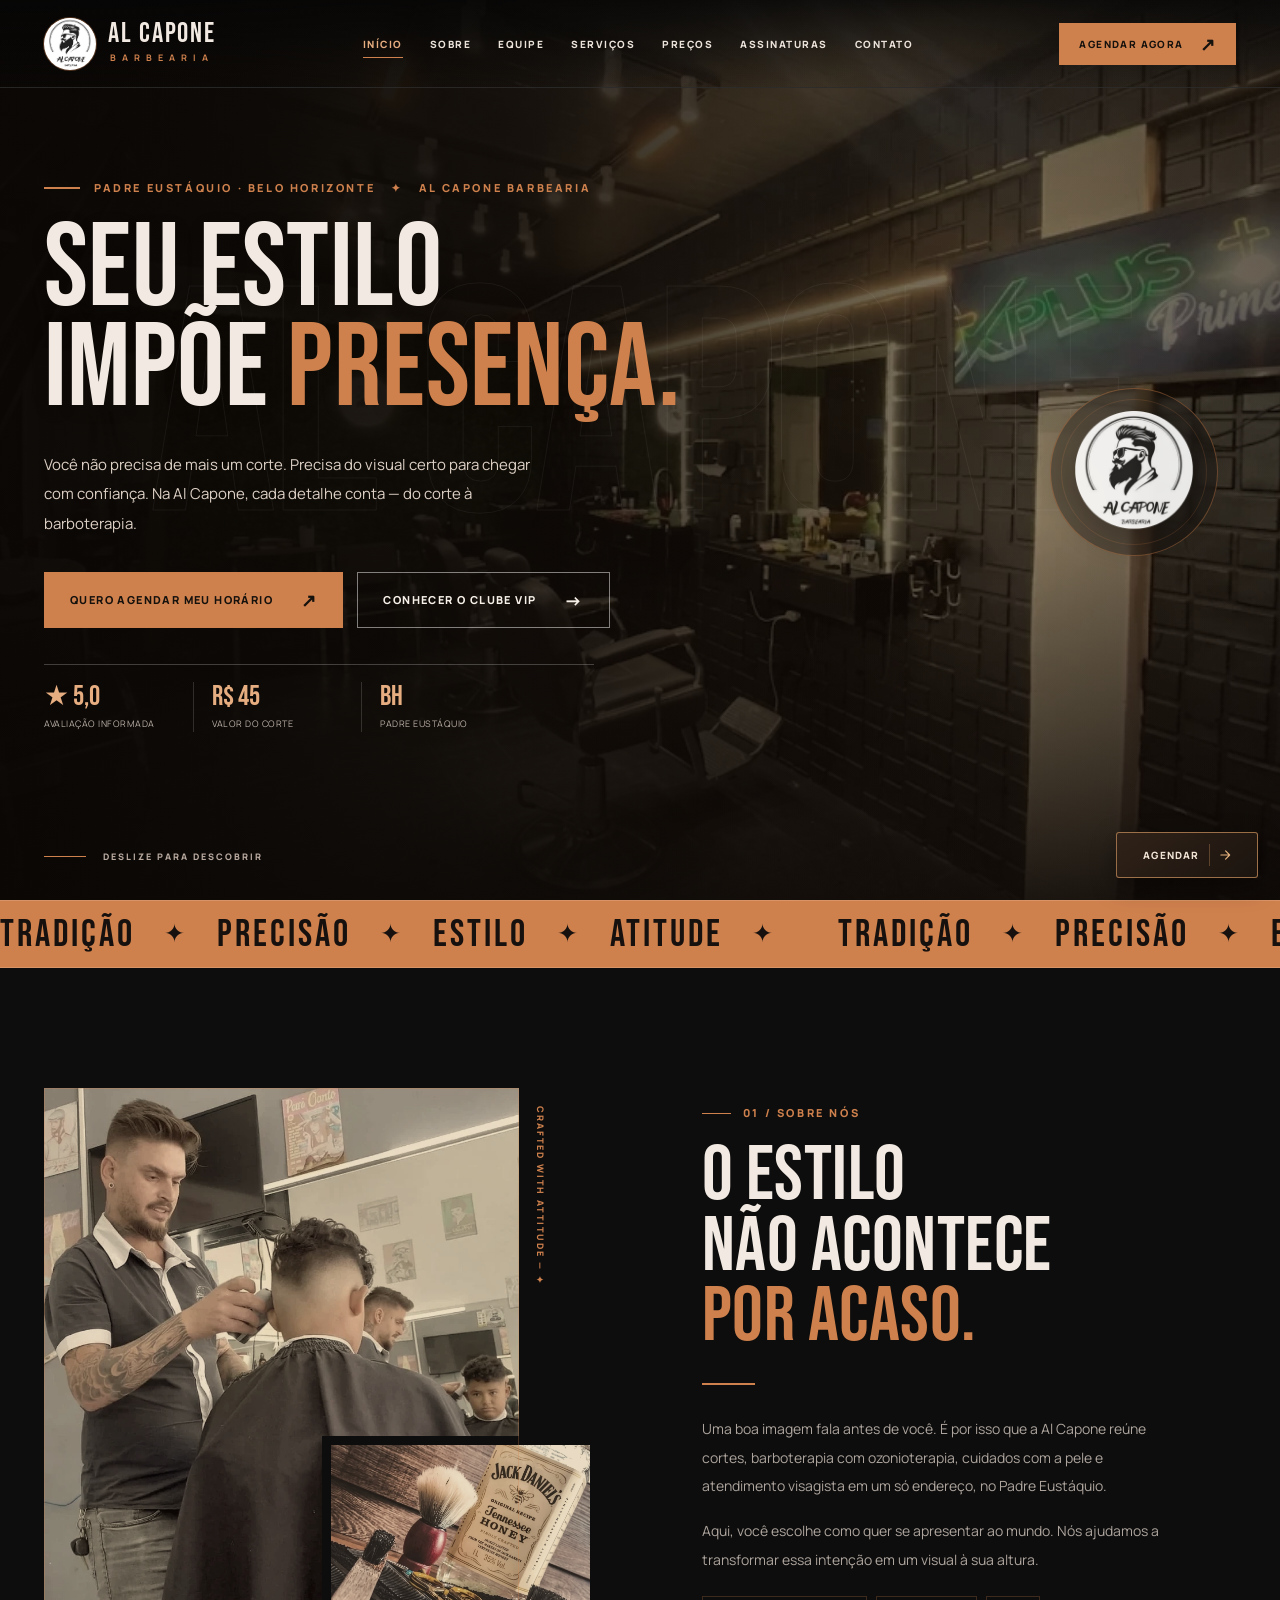
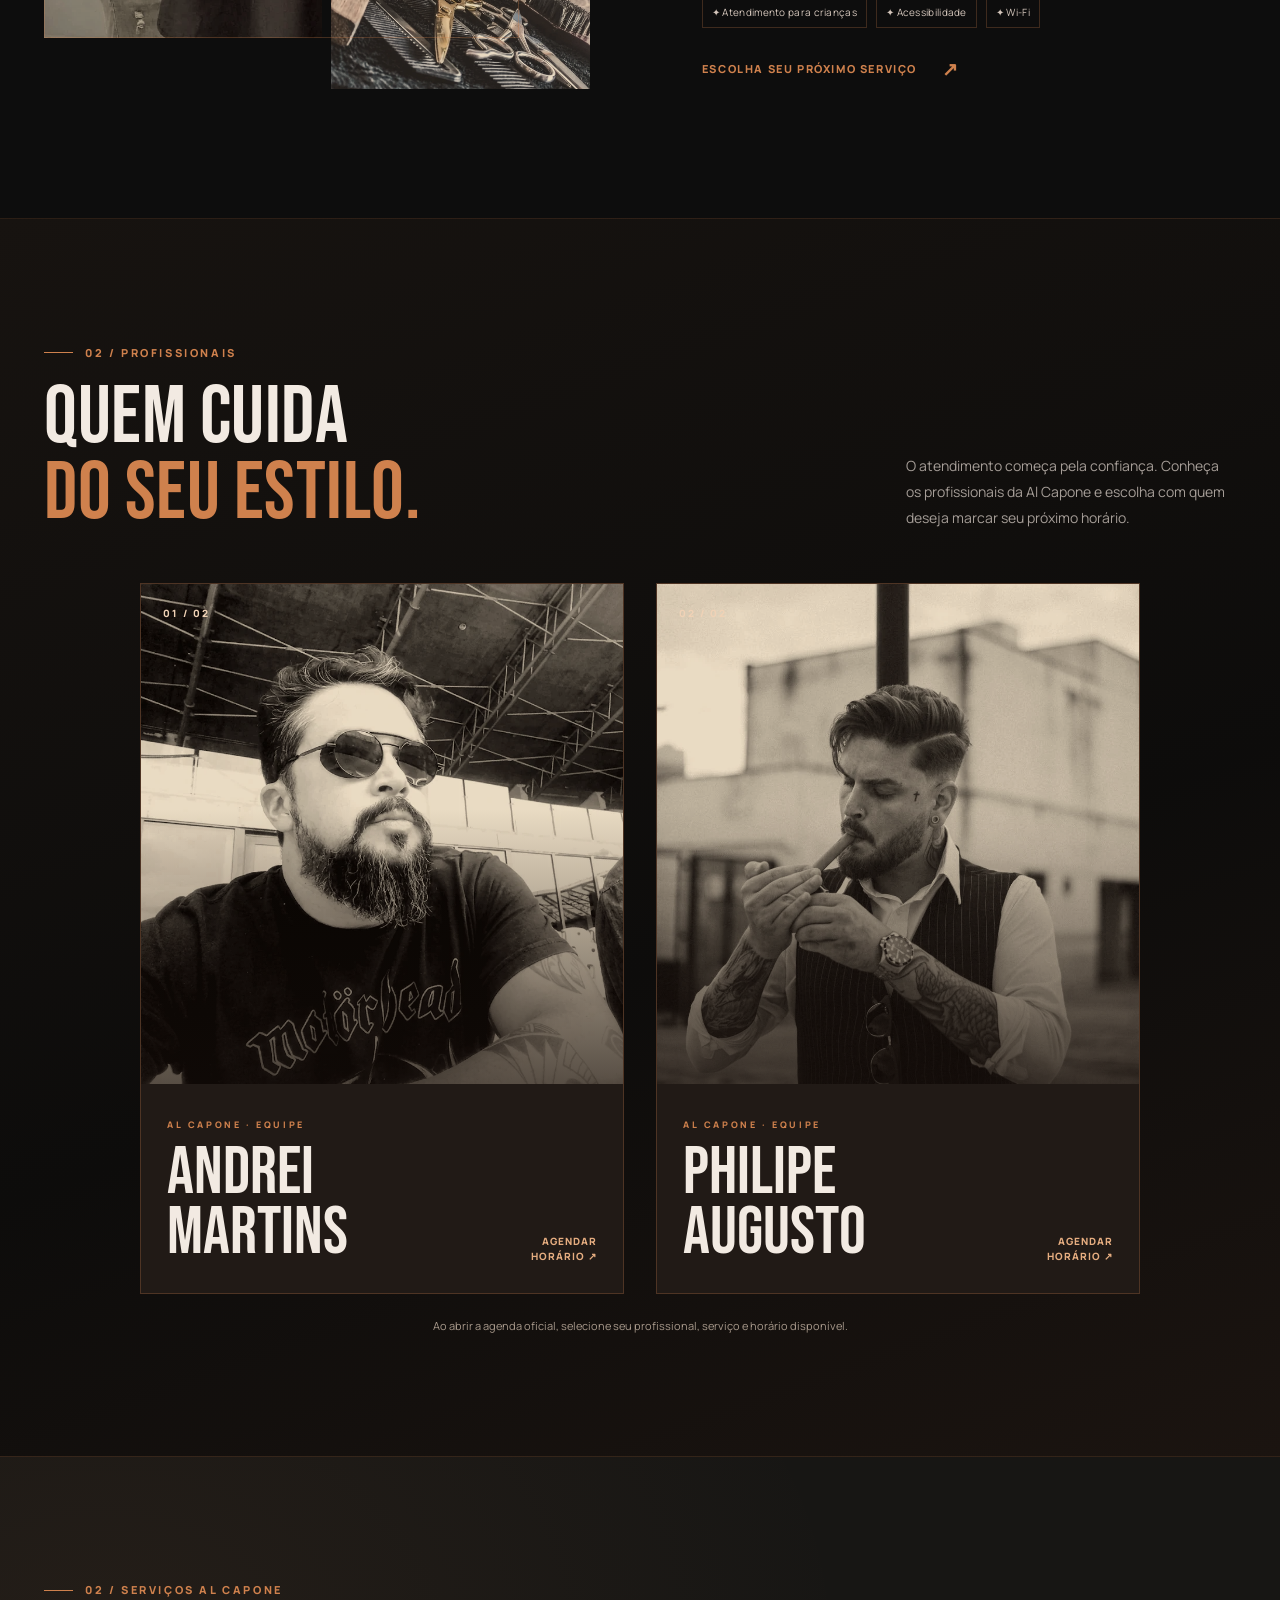
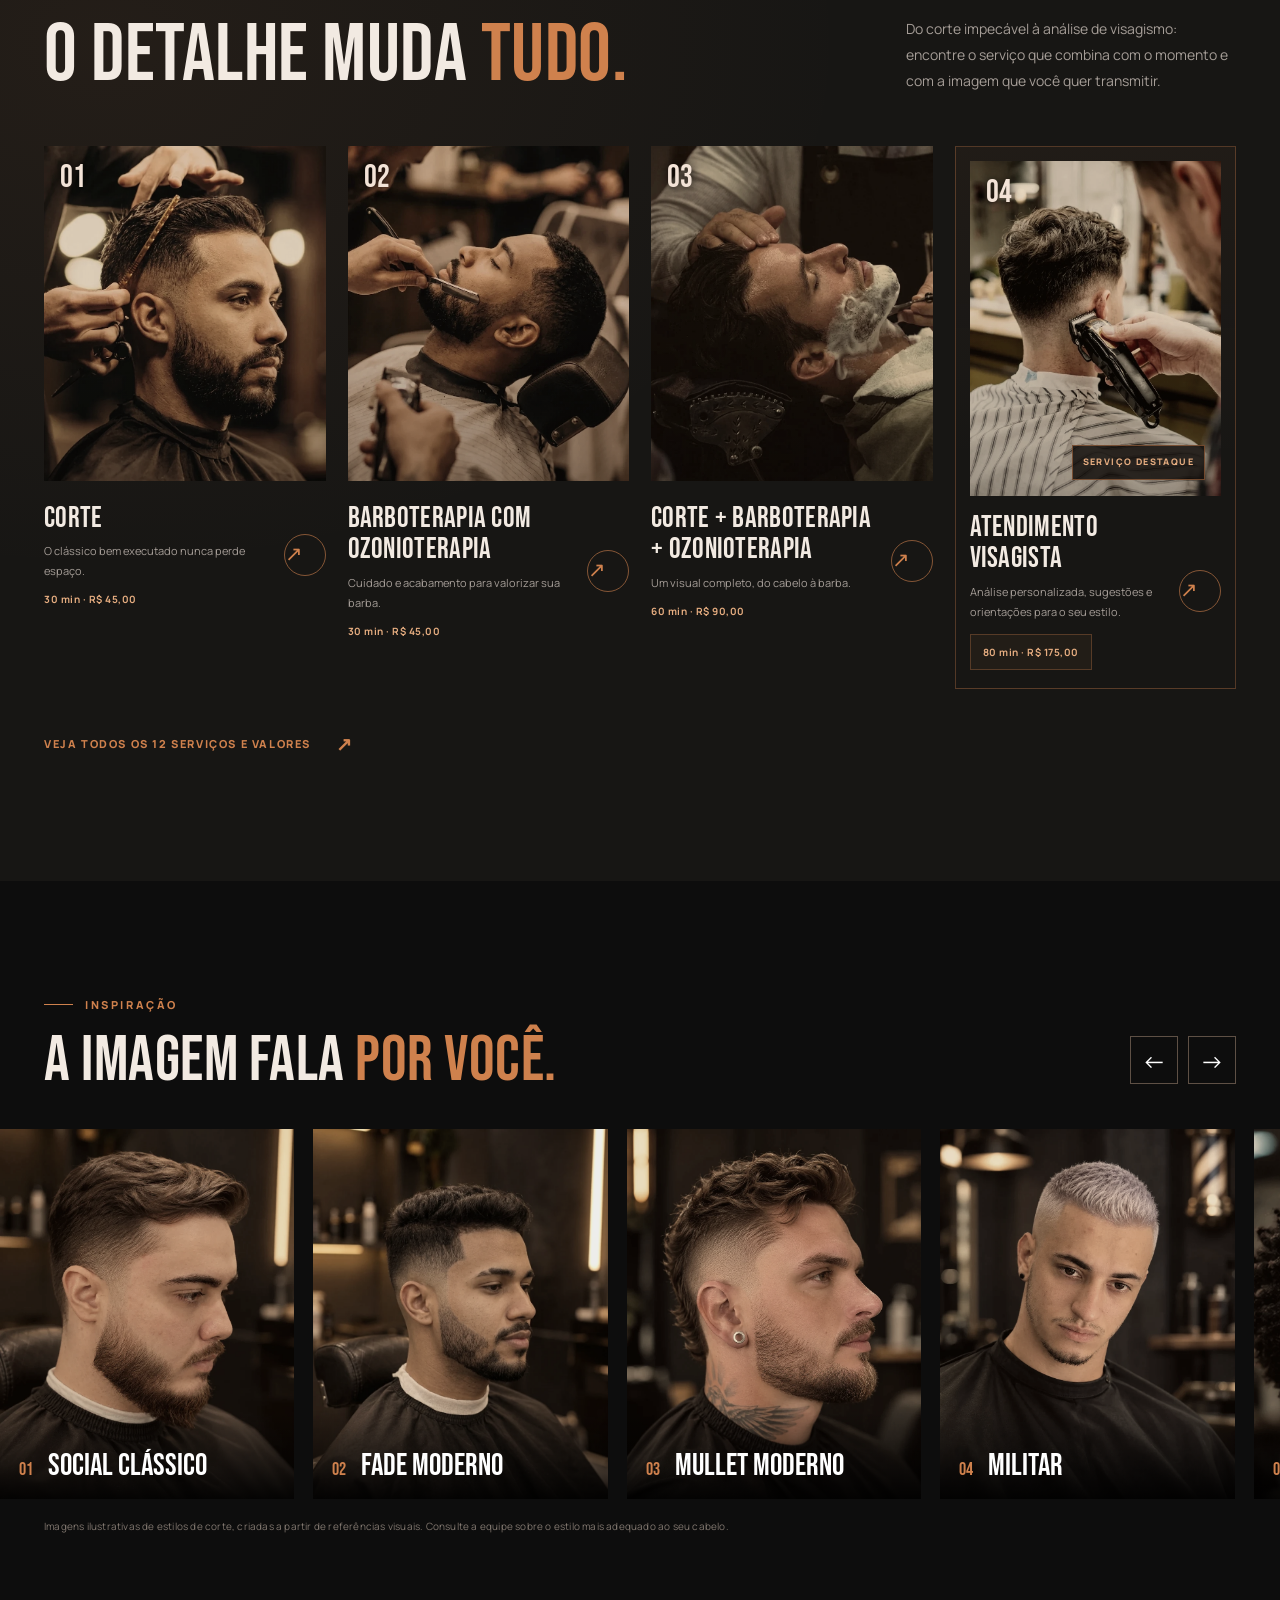
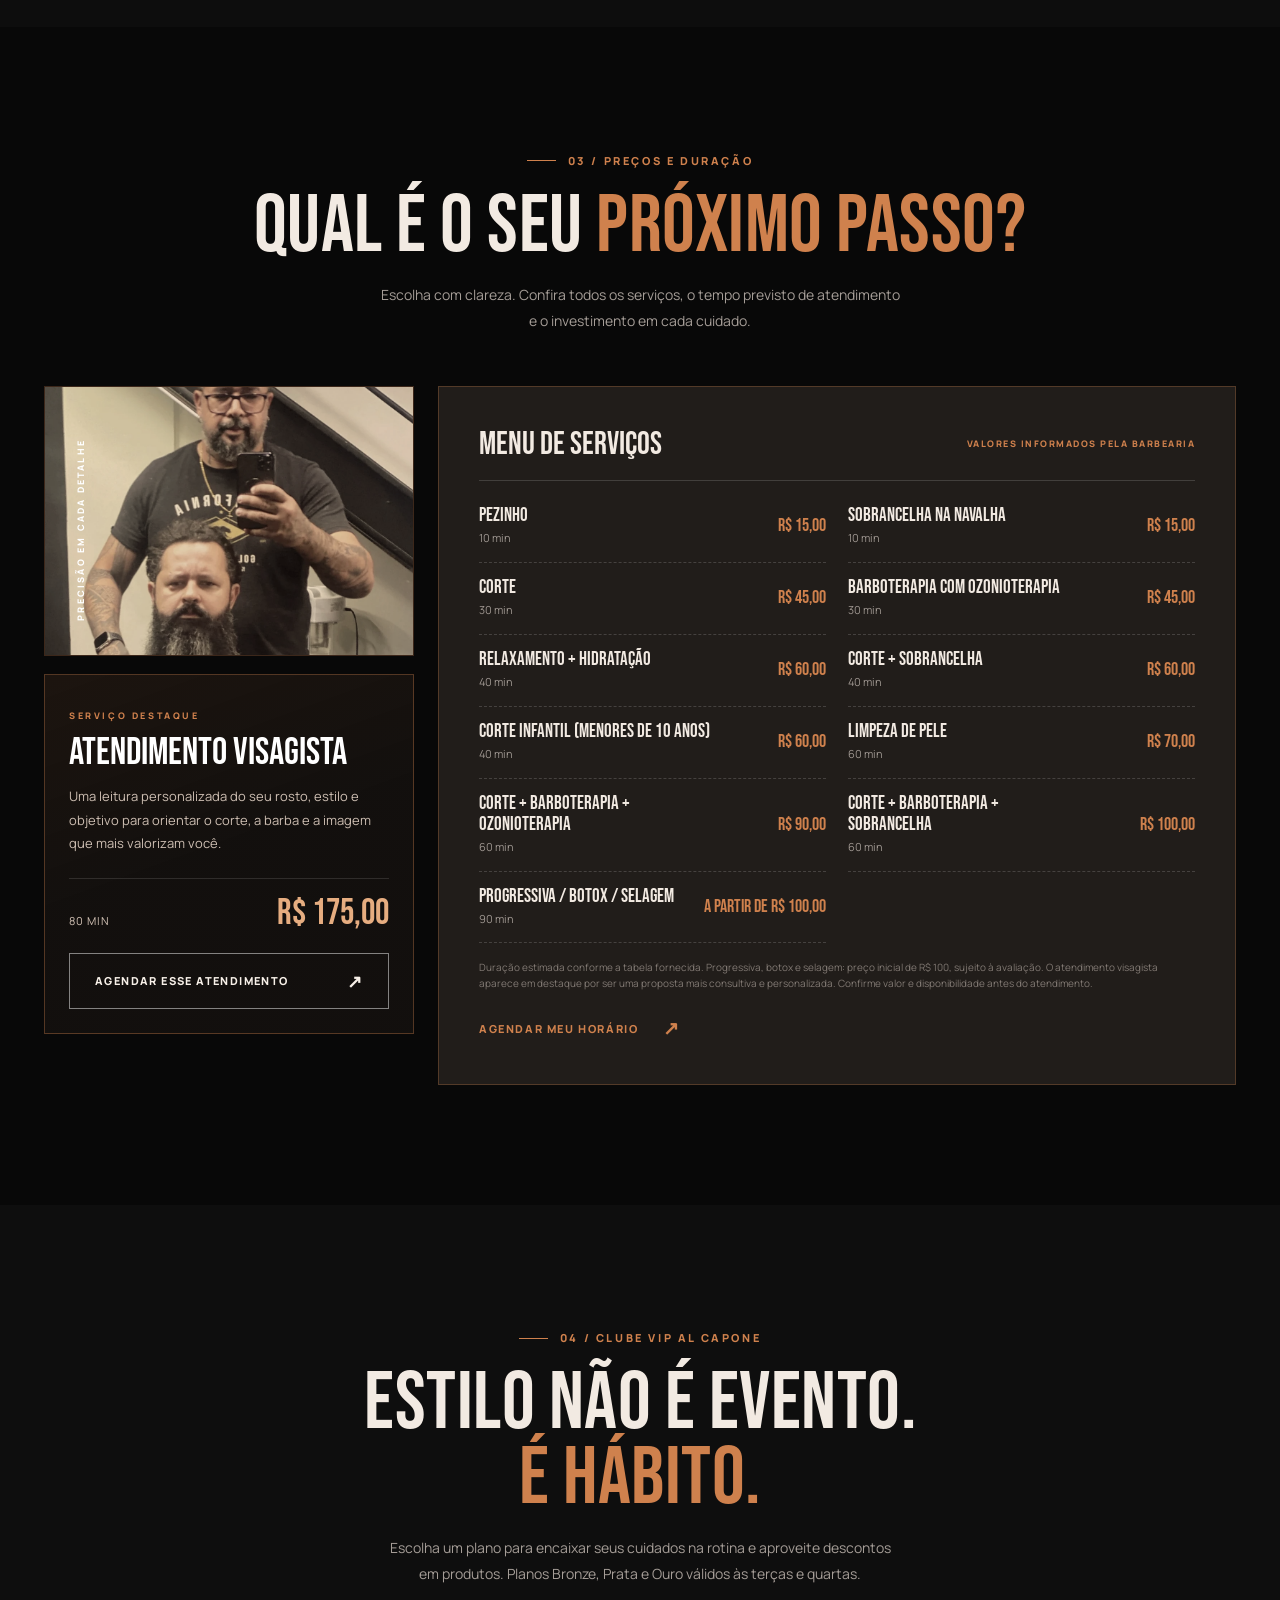
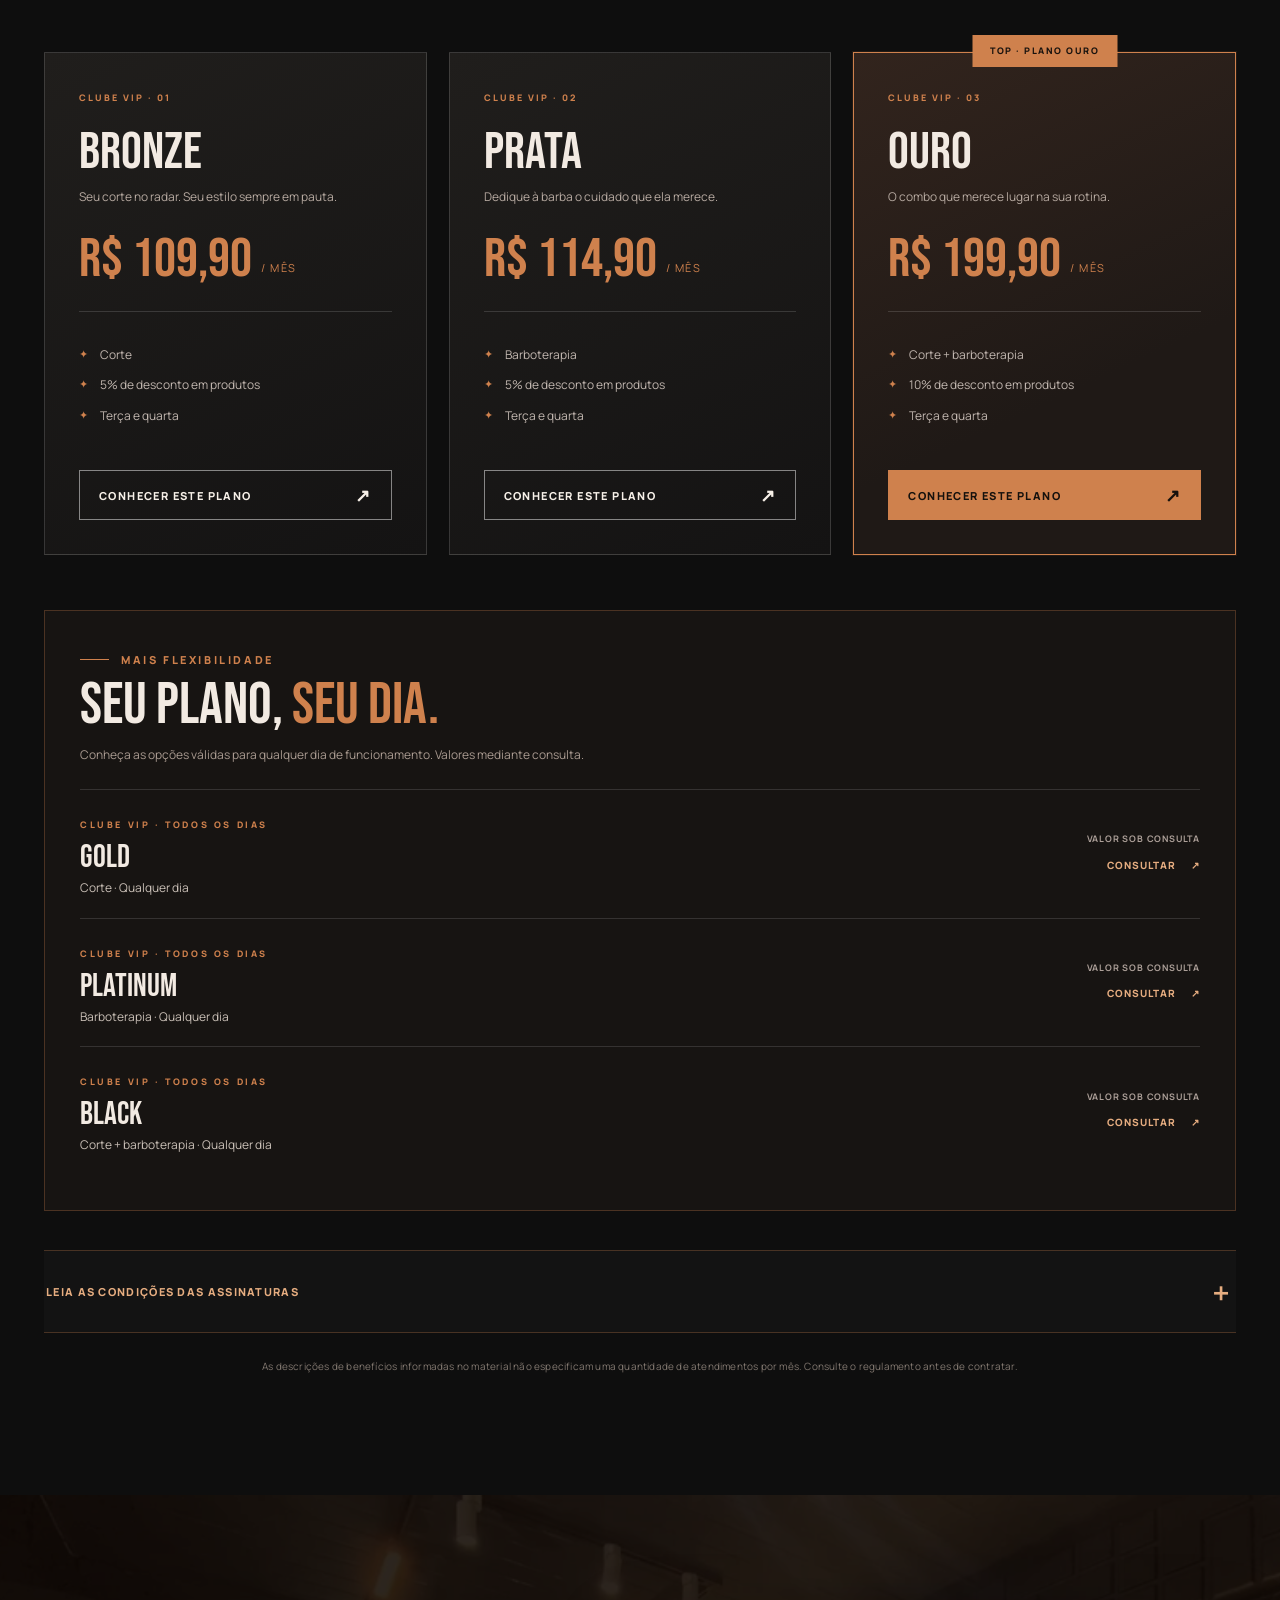
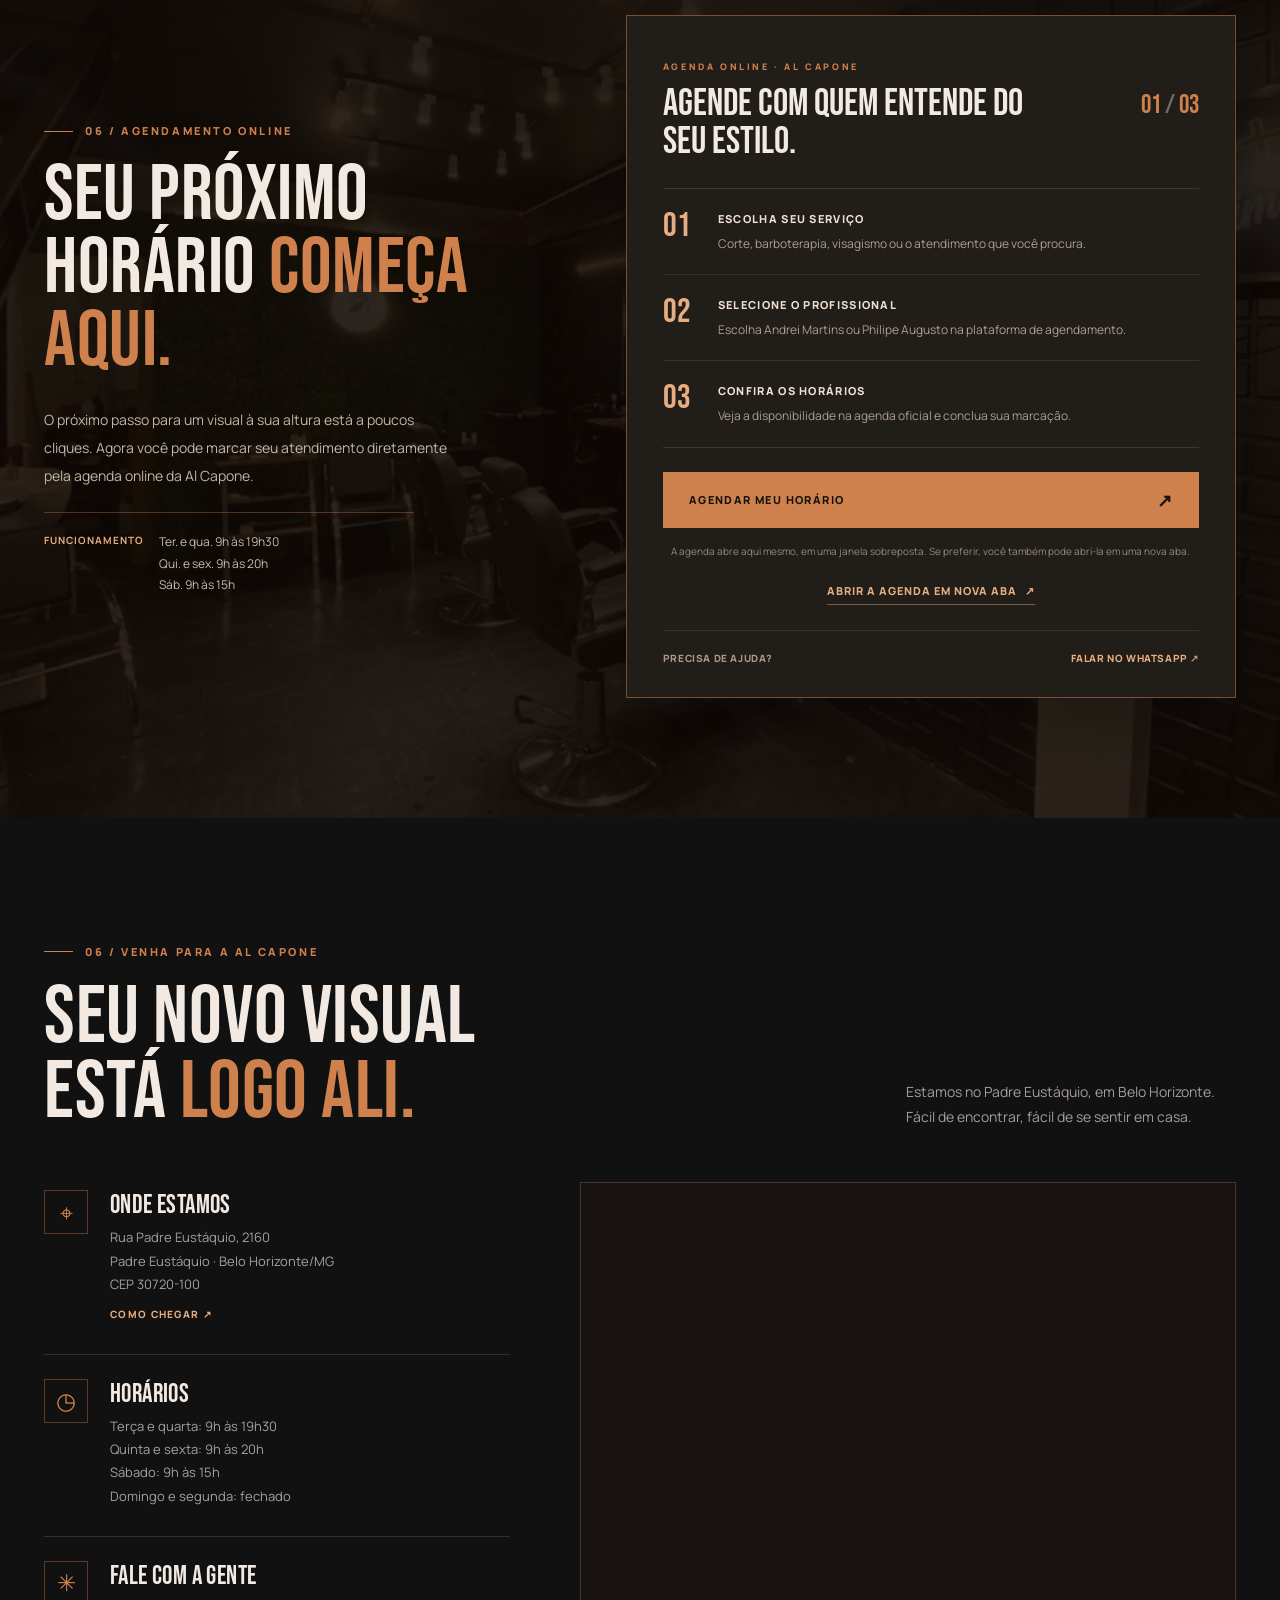
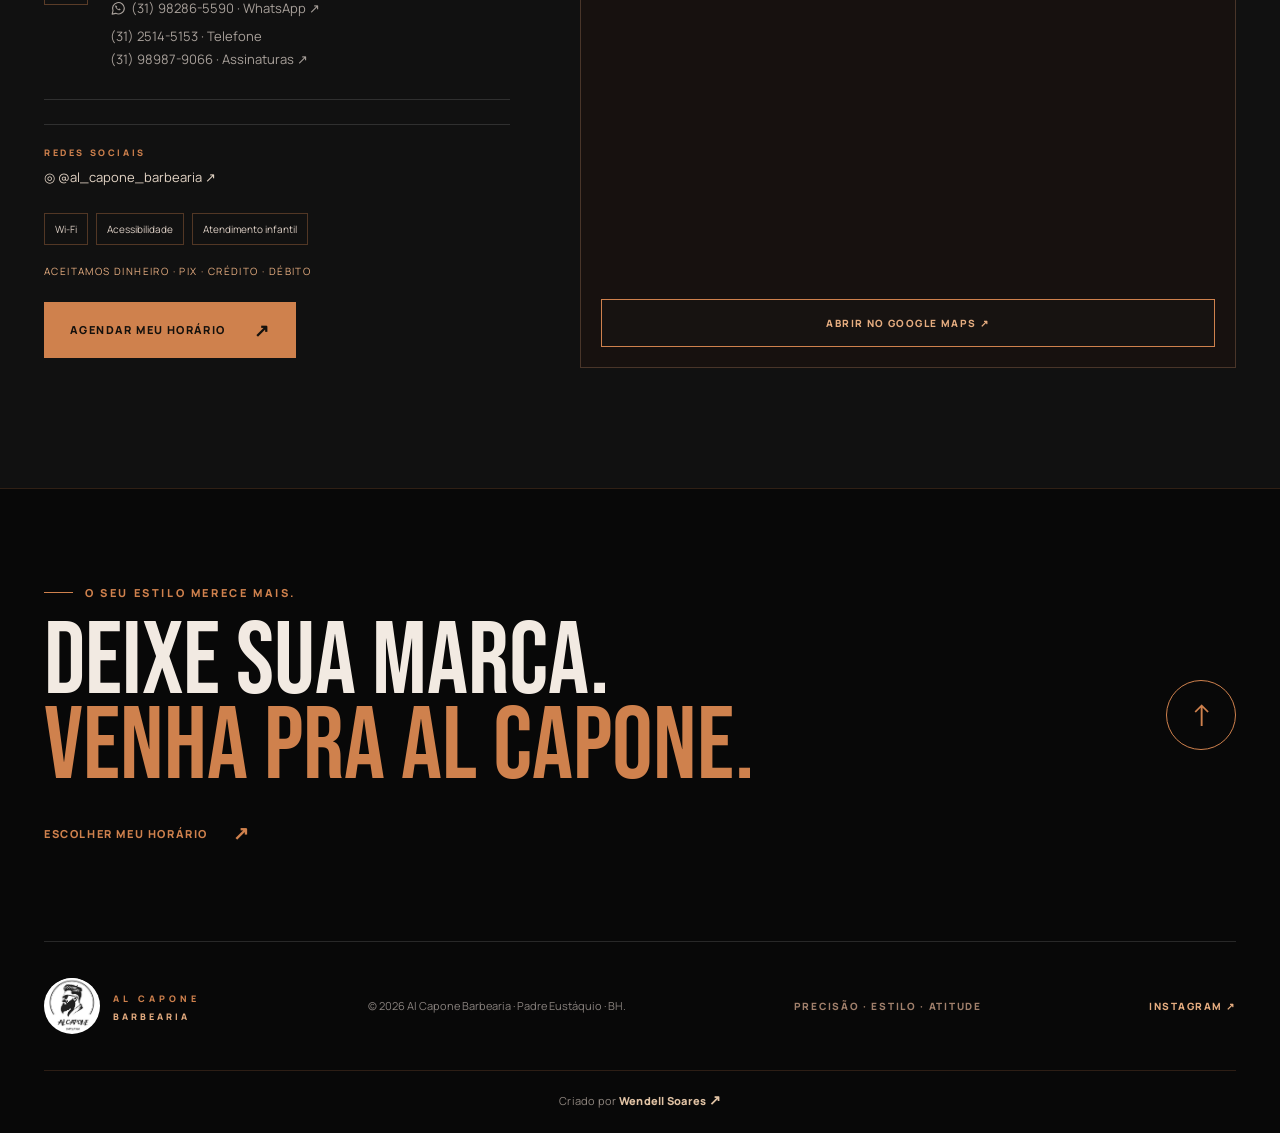
<file: index.html>
<!DOCTYPE html>

<html lang="pt-BR">
<head>
<meta charset="utf-8"/>
<meta content="width=device-width, initial-scale=1" name="viewport"/>
<meta content="#17120f" name="theme-color"/>
<meta content="Al Capone Barbearia, Padre Eustáquio, Belo Horizonte. Cortes, barboterapia, visagismo e Clube VIP. Conheça nossos profissionais e agende online." name="description"/>
<meta content="dark" name="color-scheme"/>
<meta content="Al Capone Barbearia | Seu estilo impõe presença" property="og:title"/>
<meta content="Corte R$ 45, cuidados de barba, visagismo e Clube VIP em BH. Consulte horários e agende online na Al Capone." property="og:description"/>
<meta content="website" property="og:type"/>
<title>Al Capone Barbearia | Seu estilo impõe presença · Belo Horizonte</title>
<link href="https://fonts.googleapis.com" rel="preconnect"/>
<link crossorigin="" href="https://fonts.gstatic.com" rel="preconnect"/>
<link href="https://fonts.googleapis.com/css2?family=Bebas+Neue&amp;family=Manrope:wght@400;500;600;700;800&amp;display=swap" rel="stylesheet"/>
<link href="css/alcapone.css" rel="stylesheet"/>
<style id="alcapone-booking-ui">
.booking-float {
  position: fixed; z-index: 1000; right: 22px; bottom: 22px;
  display: inline-flex; align-items: center; justify-content: center; gap: 9px;
  min-height: 46px; min-width: 142px; padding: 0 16px; border: 1px solid rgba(202,145,93,.72);
  border-radius: 3px; background: linear-gradient(145deg, #302218, #1b140f);
  color: #f1e4d5; font-family: Manrope, sans-serif; font-size: 10px;
  font-weight: 800; letter-spacing: .12em; text-decoration: none; text-transform: uppercase;
  box-shadow: 0 8px 24px rgba(0,0,0,.38); transition: transform .2s ease, border-color .2s ease, background .2s ease;
}
.booking-float:hover { transform: translateY(-2px); border-color: #e5b27f; background: #3a281b; }
.booking-float:focus-visible, .booking-modal-close:focus-visible { outline: 3px solid #fff; outline-offset: 4px; }
.booking-float .booking-float-arrow { display:grid; place-items:center; width:22px; height:22px; color:#e5b27f; border-left:1px solid rgba(202,145,93,.35); padding-left:8px; }
.booking-float .booking-float-arrow svg { width:14px; height:14px; fill:none; stroke:currentColor; stroke-width:2; stroke-linecap:round; stroke-linejoin:round; }
.booking-modal {
  width: min(1120px, calc(100vw - 36px)); height: min(860px, calc(100dvh - 36px));
  max-width: none; max-height: none; padding: 0; border: 0; overflow: visible;
  background: transparent; color: #f6f0e7;
}
.booking-modal::backdrop { background: rgba(8,7,6,.82); backdrop-filter: blur(7px); }
.booking-modal-panel {
  display: grid; grid-template-rows: auto auto minmax(0, 1fr); width: 100%; height: 100%;
  overflow: hidden; border: 1px solid rgba(216,189,139,.42); border-radius: 18px;
  background: #17120f; box-shadow: 0 24px 80px rgba(0,0,0,.55);
}
.booking-modal-header {
  display: flex; align-items: center; justify-content: space-between; gap: 20px;
  padding: 16px 22px; background: #211a14; border-bottom: 1px solid rgba(216,189,139,.2);
}
.booking-modal-kicker { display: block; margin-bottom: 3px; color: #d8bd8b; font: 800 10px/1.4 Manrope, sans-serif; letter-spacing: .16em; }
.booking-modal-title { margin: 0; color: #f6f0e7; font: 28px/1 'Bebas Neue', sans-serif; letter-spacing: .04em; }
.booking-modal-close {
  flex: 0 0 42px; width: 42px; height: 42px; border: 1px solid rgba(216,189,139,.42);
  border-radius: 50%; background: transparent; color: #f6f0e7; font: 28px/1 Manrope, sans-serif; cursor: pointer;
}
.booking-modal-fallback {
  margin: 0; padding: 10px 22px; background: #2a2118; color: #e9dfd0;
  font: 500 12px/1.5 Manrope, sans-serif;
}
.booking-modal-fallback a { color: #e6c58f; font-weight: 800; text-decoration: underline; text-underline-offset: 3px; }
.booking-modal-frame { display: block; width: 100%; height: 100%; min-height: 0; border: 0; background: #fff; }
@media (max-width: 700px) {
  .booking-float { left:auto; right:14px; bottom:14px; min-width:122px; min-height:42px; padding:0 12px; gap:7px; font-size:9px; letter-spacing:.1em; }
  .booking-float .booking-float-arrow { width:19px; height:19px; padding-left:6px; }
  body { padding-bottom: 68px; }
  .booking-modal { width: 100vw; height: 100dvh; margin: 0; }
  .booking-modal-panel { border: 0; border-radius: 0; }
  .booking-modal-header { padding: 13px 16px; }
  .booking-modal-title { font-size: 25px; }
  .booking-modal-fallback { padding: 9px 16px; font-size: 11px; }
}
@media (prefers-reduced-motion: reduce) { .booking-float { transition: none; } }
</style>

<script defer="" src="js/alcapone.js"></script>
<script type="application/ld+json">{"@context": "https://schema.org", "@type": "Barbershop", "name": "Al Capone Barbearia", "telephone": "+55 31 98286-5590", "priceRange": "A partir de R$ 15", "address": {"@type": "PostalAddress", "streetAddress": "Rua Padre Eustáquio, 2160", "addressLocality": "Belo Horizonte", "addressRegion": "MG", "postalCode": "30720-100", "addressCountry": "BR"}, "openingHoursSpecification": [{"@type": "OpeningHoursSpecification", "dayOfWeek": ["Tuesday", "Wednesday"], "opens": "09:00", "closes": "19:30"}, {"@type": "OpeningHoursSpecification", "dayOfWeek": ["Thursday", "Friday"], "opens": "09:00", "closes": "20:00"}, {"@type": "OpeningHoursSpecification", "dayOfWeek": ["Saturday"], "opens": "09:00", "closes": "15:00"}], "hasMap": "https://www.google.com/maps/search/?api=1&query=Rua%20Padre%20Eust%C3%A1quio%2C%202160%2C%20Padre%20Eust%C3%A1quio%2C%20Belo%20Horizonte%2C%20MG%2C%2030720-100", "sameAs": ["https://www.instagram.com/al_capone_barbearia"]}</script>
<meta content="images/alcapone/ambiente-fundo.webp" property="og:image"/></head>
<body>
<a class="skip-link" href="#conteudo">Pular para o conteúdo</a>
<div aria-hidden="true" class="reading-progress" id="reading-progress"></div>
<header class="site-header" id="site-header">
<div class="container header-inner">
<a aria-label="Barbearia Al Capone, voltar ao início" class="brand" href="#inicio">
<img alt="" class="brand-logo" height="50" src="images/alcapone/logo-alcapone.png" width="50"/>
<span class="brand-name">AL CAPONE <small>BARBEARIA</small></span>
</a>
<nav aria-label="Navegação principal" class="desktop-nav">
<a class="nav-link is-active" href="#inicio">Início</a>
<a class="nav-link" href="#sobre">Sobre</a>
<a href="#equipe">Equipe</a><a class="nav-link" href="#servicos">Serviços</a>
<a class="nav-link" href="#precos">Preços</a>
<a class="nav-link" href="#assinaturas">Assinaturas</a>
<a class="nav-link" href="#contato">Contato</a>
</nav>
<a class="button button-small header-cta" href="https://dellsoares.github.io/alcapone-agendamento/" target="_blank" rel="noopener noreferrer" data-booking-open>Agendar agora <span aria-hidden="true">↗</span></a>
<button aria-controls="mobile-nav" aria-expanded="false" aria-label="Abrir menu" class="menu-toggle" id="menu-toggle" type="button"><span></span><span></span><span></span></button>
</div>
<nav aria-label="Navegação para celular" class="mobile-nav" id="mobile-nav" inert="">
<a href="#inicio">Início</a><a href="#sobre">Sobre</a><a href="#equipe">Equipe</a><a href="#servicos">Serviços</a>
<a href="#precos">Preços</a><a href="#assinaturas">Assinaturas</a><a href="https://dellsoares.github.io/alcapone-agendamento/" target="_blank" rel="noopener noreferrer" data-booking-open>Agendamento</a><a href="#contato">Contato</a>
</nav>
</header>
<main id="conteudo">
<section aria-labelledby="hero-title" class="hero" id="inicio">
<video aria-hidden="true" class="hero-video" autoplay="" muted="" loop="" playsinline="" preload="metadata" poster="images/alcapone/ambiente-fundo.webp">
<source src="images/alcapone/hero-video.mp4" type="video/mp4"/>
</video>
<div aria-hidden="true" class="hero-shade"></div>
<div aria-hidden="true" class="hero-outline">AL CAPONE</div>
<div class="container hero-inner">
<div class="hero-content" data-reveal="">
<p class="eyebrow"><span class="eyebrow-rule"></span> PADRE EUSTÁQUIO · BELO HORIZONTE <span class="eyebrow-star">✦</span> AL CAPONE BARBEARIA</p>
<h1 id="hero-title">SEU ESTILO<br/>IMPÕE <em>PRESENÇA.</em></h1>
<p class="hero-copy">Você não precisa de mais um corte. Precisa do visual certo para chegar com confiança. Na Al Capone, cada detalhe conta — do corte à barboterapia.</p>
<div class="hero-actions">
<a class="button" href="https://dellsoares.github.io/alcapone-agendamento/" target="_blank" rel="noopener noreferrer" data-booking-open>Quero agendar meu horário <span aria-hidden="true">↗</span></a>
<a class="button button-outline" href="#assinaturas">Conhecer o Clube VIP <span aria-hidden="true">→</span></a>
</div>
<div aria-label="Informações sobre a barbearia" class="hero-proof"><span><strong>★ 5,0</strong> <small>Avaliação informada</small></span><span><strong>R$ 45</strong> <small>Valor do corte</small></span><span><strong>BH</strong> <small>Padre Eustáquio</small></span></div>
</div>
<div aria-hidden="true" class="hero-stamp"><img alt="" class="hero-stamp-logo" src="images/alcapone/logo-alcapone.png"/></div>
</div>
<a class="scroll-cue" href="#sobre"><span class="scroll-line"></span> DESLIZE PARA DESCOBRIR</a>
<div aria-hidden="true" class="hero-index">01 / 07</div>
</section>
<div aria-label="Tradição, estilo e atitude" class="marquee-band">
<div aria-hidden="true" class="marquee-track">
<span>TRADIÇÃO <b>✦</b> PRECISÃO <b>✦</b> ESTILO <b>✦</b> ATITUDE <b>✦</b></span>
<span>TRADIÇÃO <b>✦</b> PRECISÃO <b>✦</b> ESTILO <b>✦</b> ATITUDE <b>✦</b></span>
<span>TRADIÇÃO <b>✦</b> PRECISÃO <b>✦</b> ESTILO <b>✦</b> ATITUDE <b>✦</b></span>
</div>
</div>
<section aria-labelledby="about-heading" class="section about-section" id="sobre">
<div class="container about-grid">
<div class="about-visual" data-reveal="">
<div class="about-frame about-frame-main"><img alt="Barbeiro realizando corte de cabelo em atendimento na Al Capone Barbearia" loading="lazy" src="images/alcapone/sobre-ambiente.webp"/></div>
<div class="about-frame about-frame-secondary"><img alt="Ferramentas de barbeiro e itens de cuidado da Al Capone Barbearia" loading="lazy" src="images/alcapone/sobre-atendimento.webp"/></div>
<span aria-hidden="true" class="about-visual-caption">CRAFTED WITH ATTITUDE — ✦</span>
</div>
<div class="about-text" data-reveal="">
<p class="section-kicker"><span>01 / SOBRE NÓS</span></p>
<h2 class="section-title" id="about-heading">O ESTILO<br/>NÃO ACONTECE<br/><em>POR ACASO.</em></h2>
<div class="small-rule"></div>
<p>Uma boa imagem fala antes de você. É por isso que a Al Capone reúne cortes, barboterapia com ozonioterapia, cuidados com a pele e atendimento visagista em um só endereço, no Padre Eustáquio.</p>
<p>Aqui, você escolhe como quer se apresentar ao mundo. Nós ajudamos a transformar essa intenção em um visual à sua altura.</p>
<div class="about-benefits"><span>✦ Atendimento para crianças</span><span>✦ Acessibilidade</span><span>✦ Wi-Fi</span></div>
<a class="text-link" href="#servicos">ESCOLHA SEU PRÓXIMO SERVIÇO <span aria-hidden="true">↗</span></a>
</div>
</div>
</section><section aria-labelledby="team-heading" class="section team-section" id="equipe">
<div class="container">
<div class="section-heading" data-reveal=""><div><p class="section-kicker"><span>02 / PROFISSIONAIS</span></p><h2 class="section-title" id="team-heading">QUEM CUIDA<br/><em>DO SEU ESTILO.</em></h2></div><p class="section-intro">O atendimento começa pela confiança. Conheça os profissionais da Al Capone e escolha com quem deseja marcar seu próximo horário.</p></div>
<div class="team-grid">
<article class="team-card" data-reveal=""><div class="team-photo"><img alt="Andrei Martins, profissional da Al Capone Barbearia" height="1024" loading="lazy" src="images/alcapone/andrei.webp" width="825"/><span class="team-photo-count">01 / 02</span></div><div class="team-info"><div><span class="micro-label">AL CAPONE · EQUIPE</span><h3>ANDREI MARTINS</h3></div><a aria-label="Agendar horário pela agenda online da Al Capone" class="team-link" href="https://dellsoares.github.io/alcapone-agendamento/" data-booking-open rel="noopener noreferrer" target="_blank">AGENDAR HORÁRIO <span aria-hidden="true">↗</span></a></div></article>
<article class="team-card" data-reveal=""><div class="team-photo"><img alt="Philipe Augusto, profissional da Al Capone Barbearia" height="1152" loading="lazy" src="images/alcapone/phillip.webp" width="928"/><span class="team-photo-count">02 / 02</span></div><div class="team-info"><div><span class="micro-label">AL CAPONE · EQUIPE</span><h3>PHILIPE AUGUSTO</h3></div><a aria-label="Agendar horário pela agenda online da Al Capone" class="team-link" href="https://dellsoares.github.io/alcapone-agendamento/" data-booking-open rel="noopener noreferrer" target="_blank">AGENDAR HORÁRIO <span aria-hidden="true">↗</span></a></div></article>
</div>
<p class="team-guidance">Ao abrir a agenda oficial, selecione seu profissional, serviço e horário disponível.</p>
</div>
</section>
<section aria-labelledby="services-heading" class="section services-section" id="servicos">
<div class="container">
<div class="section-heading" data-reveal="">
<div><p class="section-kicker"><span>02 / SERVIÇOS AL CAPONE</span></p><h2 class="section-title" id="services-heading">O DETALHE MUDA <em>TUDO.</em></h2></div>
<p class="section-intro">Do corte impecável à análise de visagismo: encontre o serviço que combina com o momento e com a imagem que você quer transmitir.</p>
</div>
<div class="service-grid">
<article class="service-card" data-reveal="">
<div class="service-photo"><img alt="Barbeiro realizando um corte infantil na barbearia" loading="lazy" src="images/alcapone/servico-01.webp"/><span class="service-no">01</span></div>
<div class="service-meta"><div><h3>CORTE</h3><p>O clássico bem executado nunca perde espaço.</p><span class="service-tag">30 min · R$ 45,00</span></div><a aria-label="Conferir disponibilidade para Corte na agenda online" class="round-arrow service-book" href="https://dellsoares.github.io/alcapone-agendamento/" data-booking-open rel="noopener noreferrer" target="_blank">↗</a></div>
</article>
<article class="service-card" data-reveal="">
<div class="service-photo"><img alt="Ferramentas de barbear e pincéis de acabamento" loading="lazy" src="images/alcapone/servico-02.webp"/><span class="service-no">02</span></div>
<div class="service-meta"><div><h3>BARBOTERAPIA COM OZONIOTERAPIA</h3><p>Cuidado e acabamento para valorizar sua barba.</p><span class="service-tag">30 min · R$ 45,00</span></div><a aria-label="Conferir disponibilidade para Barboterapia com ozonioterapia na agenda online" class="round-arrow service-book" href="https://dellsoares.github.io/alcapone-agendamento/" data-booking-open rel="noopener noreferrer" target="_blank">↗</a></div>
</article>
<article class="service-card" data-reveal="">
<div class="service-photo"><img alt="Corte masculino sendo finalizado com tesoura" loading="lazy" src="images/alcapone/servico-03.webp"/><span class="service-no">03</span></div>
<div class="service-meta"><div><h3>CORTE + BARBOTERAPIA + OZONIOTERAPIA</h3><p>Um visual completo, do cabelo à barba.</p><span class="service-tag">60 min · R$ 90,00</span></div><a aria-label="Conferir disponibilidade para Corte + barboterapia + ozonioterapia na agenda online" class="round-arrow service-book" href="https://dellsoares.github.io/alcapone-agendamento/" data-booking-open rel="noopener noreferrer" target="_blank">↗</a></div>
</article>
<article class="service-card service-card-featured" data-reveal="">
<div class="service-photo"><img alt="Barba masculina recebendo acabamento cuidadoso" loading="lazy" src="images/alcapone/servico-04.webp"/><span class="service-no">04</span><span class="service-badge">SERVIÇO DESTAQUE</span></div>
<div class="service-meta"><div><h3>ATENDIMENTO VISAGISTA</h3><p>Análise personalizada, sugestões e orientações para o seu estilo.</p><span class="service-tag">80 min · R$ 175,00</span></div><a aria-label="Conferir disponibilidade para Atendimento visagista na agenda online" class="round-arrow service-book" href="https://dellsoares.github.io/alcapone-agendamento/" data-booking-open rel="noopener noreferrer" target="_blank">↗</a></div>
</article>
</div>
<a class="text-link services-all" href="#precos">VEJA TODOS OS 12 SERVIÇOS E VALORES <span aria-hidden="true">↗</span></a>
</div>
</section>
<section aria-labelledby="styles-heading" class="styles-section" id="estilos">
<div class="container styles-header" data-reveal="">
<div><p class="section-kicker"><span>INSPIRAÇÃO</span></p><h2 class="section-title" id="styles-heading">A IMAGEM FALA <em>POR VOCÊ.</em></h2></div>
<div class="slider-controls"><button aria-label="Ver estilos anteriores" id="styles-prev" type="button">←</button><button aria-label="Ver próximos estilos" id="styles-next" type="button">→</button></div>
</div>
<div aria-label="Galeria horizontal de estilos de cabelo" class="styles-track" id="styles-track" tabindex="0"><figure class="style-item"><img alt="Corte social clássico masculino com acabamento alinhado" height="1200" loading="lazy" src="images/alcapone/corte-01-social.webp" width="900"/><figcaption>01 <strong>SOCIAL CLÁSSICO</strong></figcaption></figure><figure class="style-item"><img alt="Corte masculino fade com degradê limpo" height="1200" loading="lazy" src="images/alcapone/imagesalcaponecorte-02-fade.webp" width="900"/><figcaption>02 <strong>FADE MODERNO</strong></figcaption></figure><figure class="style-item"><img alt="Corte mullet contemporâneo com cabelo mais longo na nuca" height="1200" loading="lazy" src="images/alcapone/corte-03-mullet.webp" width="900"/><figcaption>03 <strong>MULLET MODERNO</strong></figcaption></figure><figure class="style-item"><img alt="Corte curto militar com cabelo platinado" height="1200" loading="lazy" src="images/alcapone/corte-04-militar.webp" width="900"/><figcaption>04 <strong>MILITAR</strong></figcaption></figure><figure class="style-item"><img alt="Corte afro taper com contorno preciso em modelo negro" height="1200" loading="lazy" src="images/alcapone/corte-05-afro-taper.webp" width="900"/><figcaption>05 <strong>AFRO TAPER</strong></figcaption></figure><figure class="style-item"><img alt="Corte masculino ondulado e texturizado com laterais em degradê" height="1200" loading="lazy" src="images/alcapone/corte-06-texturizado.webp" width="900"/><figcaption>06 <strong>TEXTURIZADO</strong></figcaption></figure></div>
<div class="container"><p class="content-note">Imagens ilustrativas de estilos de corte, criadas a partir de referências visuais. Consulte a equipe sobre o estilo mais adequado ao seu cabelo.</p></div>
</section>
<section aria-labelledby="prices-heading" class="section prices-section" id="precos">
<div class="container">
<div class="section-heading centered" data-reveal=""><p class="section-kicker"><span>03 / PREÇOS E DURAÇÃO</span></p><h2 class="section-title" id="prices-heading">QUAL É O SEU <em>PRÓXIMO PASSO?</em></h2><p>Escolha com clareza. Confira todos os serviços, o tempo previsto de atendimento e o investimento em cada cuidado.</p></div>
<div class="prices-layout">
<div class="price-aside" data-reveal="">
<div class="price-photo"><img alt="Registro real de atendimento na Al Capone com cliente de barba longa" height="1800" loading="lazy" src="images/alcapone/precos-foto-lateral.webp" width="1286"/><div class="photo-vertical">PRECISÃO EM CADA DETALHE</div></div>
<article class="price-featured">
<span class="micro-label">SERVIÇO DESTAQUE</span>
<h3>ATENDIMENTO VISAGISTA</h3>
<p>Uma leitura personalizada do seu rosto, estilo e objetivo para orientar o corte, a barba e a imagem que mais valorizam você.</p>
<div class="price-featured-meta"><span>80 min</span><strong>R$ 175,00</strong></div>
<a class="button button-outline" href="https://dellsoares.github.io/alcapone-agendamento/" data-booking-open rel="noopener noreferrer" target="_blank">AGENDAR ESSE ATENDIMENTO <span aria-hidden="true">↗</span></a>
</article>
</div>
<div class="price-panel" data-reveal="">
<div class="price-panel-top"><h3>MENU DE SERVIÇOS</h3><span>VALORES INFORMADOS PELA BARBEARIA</span></div>
<div class="price-list compact-grid">
<div class="price-row"><div><h4>PEZINHO</h4><p>10 min</p></div><span>R$ 15,00</span></div>
<div class="price-row"><div><h4>SOBRANCELHA NA NAVALHA</h4><p>10 min</p></div><span>R$ 15,00</span></div>
<div class="price-row"><div><h4>CORTE</h4><p>30 min</p></div><span>R$ 45,00</span></div>
<div class="price-row"><div><h4>BARBOTERAPIA COM OZONIOTERAPIA</h4><p>30 min</p></div><span>R$ 45,00</span></div>
<div class="price-row"><div><h4>RELAXAMENTO + HIDRATAÇÃO</h4><p>40 min</p></div><span>R$ 60,00</span></div>
<div class="price-row"><div><h4>CORTE + SOBRANCELHA</h4><p>40 min</p></div><span>R$ 60,00</span></div>
<div class="price-row"><div><h4>CORTE INFANTIL (MENORES DE 10 ANOS)</h4><p>40 min</p></div><span>R$ 60,00</span></div>
<div class="price-row"><div><h4>LIMPEZA DE PELE</h4><p>60 min</p></div><span>R$ 70,00</span></div>
<div class="price-row"><div><h4>CORTE + BARBOTERAPIA + OZONIOTERAPIA</h4><p>60 min</p></div><span>R$ 90,00</span></div>
<div class="price-row"><div><h4>CORTE + BARBOTERAPIA + SOBRANCELHA</h4><p>60 min</p></div><span>R$ 100,00</span></div>
<div class="price-row"><div><h4>PROGRESSIVA / BOTOX / SELAGEM</h4><p>90 min</p></div><span>A partir de R$ 100,00</span></div>
</div>
<p class="price-disclaimer">Duração estimada conforme a tabela fornecida. Progressiva, botox e selagem: preço inicial de R$ 100, sujeito à avaliação. O atendimento visagista aparece em destaque por ser uma proposta mais consultiva e personalizada. Confirme valor e disponibilidade antes do atendimento.</p>
<a class="text-link" href="https://dellsoares.github.io/alcapone-agendamento/" target="_blank" rel="noopener noreferrer" data-booking-open>AGENDAR MEU HORÁRIO <span aria-hidden="true">↗</span></a>
</div>
</div>
</div>
</section>
<section aria-labelledby="subscriptions-heading" class="section subscriptions-section" id="assinaturas">
<div class="container">
<div class="section-heading centered" data-reveal=""><p class="section-kicker"><span>04 / CLUBE VIP AL CAPONE</span></p><h2 class="section-title" id="subscriptions-heading">ESTILO NÃO É EVENTO.<br/><em>É HÁBITO.</em></h2><p>Escolha um plano para encaixar seus cuidados na rotina e aproveite descontos em produtos. Planos Bronze, Prata e Ouro válidos às terças e quartas.</p></div>
<div class="plan-grid">
<article class="plan-card" data-reveal=""><span class="plan-ordinal">CLUBE VIP · 01</span><h3>BRONZE</h3><p class="plan-description">Seu corte no radar. Seu estilo sempre em pauta.</p><div class="plan-price"><span>R$ 109,90</span><small>/ MÊS</small></div><div class="plan-divider"></div><ul><li>Corte</li><li>5% de desconto em produtos</li><li>Terça e quarta</li></ul><a class="button button-outline" href="https://wa.me/5531989879066?text=Ol%C3%A1%21%20Tenho%20interesse%20no%20plano%20BRONZE%20do%20Clube%20VIP%20da%20Al%20Capone.%20Gostaria%20de%20saber%20como%20funciona%20a%20contrata%C3%A7%C3%A3o%20e%20as%20condi%C3%A7%C3%B5es.%20" rel="noopener noreferrer" target="_blank">CONHECER ESTE PLANO <span aria-hidden="true">↗</span></a></article>
<article class="plan-card" data-reveal=""><span class="plan-ordinal">CLUBE VIP · 02</span><h3>PRATA</h3><p class="plan-description">Dedique à barba o cuidado que ela merece.</p><div class="plan-price"><span>R$ 114,90</span><small>/ MÊS</small></div><div class="plan-divider"></div><ul><li>Barboterapia</li><li>5% de desconto em produtos</li><li>Terça e quarta</li></ul><a class="button button-outline" href="https://wa.me/5531989879066?text=Ol%C3%A1%21%20Tenho%20interesse%20no%20plano%20PRATA%20do%20Clube%20VIP%20da%20Al%20Capone.%20Gostaria%20de%20saber%20como%20funciona%20a%20contrata%C3%A7%C3%A3o%20e%20as%20condi%C3%A7%C3%B5es.%20" rel="noopener noreferrer" target="_blank">CONHECER ESTE PLANO <span aria-hidden="true">↗</span></a></article>
<article class="plan-card is-featured" data-reveal=""><span class="plan-badge">TOP · PLANO OURO</span><span class="plan-ordinal">CLUBE VIP · 03</span><h3>OURO</h3><p class="plan-description">O combo que merece lugar na sua rotina.</p><div class="plan-price"><span>R$ 199,90</span><small>/ MÊS</small></div><div class="plan-divider"></div><ul><li>Corte + barboterapia</li><li>10% de desconto em produtos</li><li>Terça e quarta</li></ul><a class="button" href="https://wa.me/5531989879066?text=Ol%C3%A1%21%20Tenho%20interesse%20no%20plano%20OURO%20do%20Clube%20VIP%20da%20Al%20Capone.%20Gostaria%20de%20saber%20como%20funciona%20a%20contrata%C3%A7%C3%A3o%20e%20as%20condi%C3%A7%C3%B5es.%20" rel="noopener noreferrer" target="_blank">CONHECER ESTE PLANO <span aria-hidden="true">↗</span></a></article>
</div>
<div class="other-plans" data-reveal=""><div class="other-plans-head"><p class="section-kicker"><span>MAIS FLEXIBILIDADE</span></p><h3>SEU PLANO, <em>SEU DIA.</em></h3><p>Conheça as opções válidas para qualquer dia de funcionamento. Valores mediante consulta.</p></div>
<article class="other-plan"><div><span class="micro-label">CLUBE VIP · TODOS OS DIAS</span><h4>GOLD</h4><p>Corte · Qualquer dia</p></div><div><strong>VALOR SOB CONSULTA</strong><a aria-label="Consultar o plano GOLD pelo WhatsApp" href="https://wa.me/5531989879066?text=Ol%C3%A1%21%20Quero%20consultar%20o%20valor%20e%20as%20condi%C3%A7%C3%B5es%20do%20plano%20GOLD%20do%20Clube%20VIP%20Al%20Capone." rel="noopener noreferrer" target="_blank">CONSULTAR <span aria-hidden="true">↗</span></a></div></article>
<article class="other-plan"><div><span class="micro-label">CLUBE VIP · TODOS OS DIAS</span><h4>PLATINUM</h4><p>Barboterapia · Qualquer dia</p></div><div><strong>VALOR SOB CONSULTA</strong><a aria-label="Consultar o plano PLATINUM pelo WhatsApp" href="https://wa.me/5531989879066?text=Ol%C3%A1%21%20Quero%20consultar%20o%20valor%20e%20as%20condi%C3%A7%C3%B5es%20do%20plano%20PLATINUM%20do%20Clube%20VIP%20Al%20Capone." rel="noopener noreferrer" target="_blank">CONSULTAR <span aria-hidden="true">↗</span></a></div></article>
<article class="other-plan"><div><span class="micro-label">CLUBE VIP · TODOS OS DIAS</span><h4>BLACK</h4><p>Corte + barboterapia · Qualquer dia</p></div><div><strong>VALOR SOB CONSULTA</strong><a aria-label="Consultar o plano BLACK pelo WhatsApp" href="https://wa.me/5531989879066?text=Ol%C3%A1%21%20Quero%20consultar%20o%20valor%20e%20as%20condi%C3%A7%C3%B5es%20do%20plano%20BLACK%20do%20Clube%20VIP%20Al%20Capone." rel="noopener noreferrer" target="_blank">CONSULTAR <span aria-hidden="true">↗</span></a></div></article>
</div>
<details class="terms-details" data-reveal=""><summary>LEIA AS CONDIÇÕES DAS ASSINATURAS <span aria-hidden="true">＋</span></summary><div class="terms-content"><p><strong>Uso pessoal:</strong> assinatura individual, única, intransferível e não cumulativa.</p><p><strong>Validade:</strong> 30 dias corridos a partir da contratação; serviços não utilizados não são transferidos para períodos seguintes.</p><p><strong>Intervalo:</strong> pelo menos 3 dias entre os agendamentos.</p><p><strong>Profissional:</strong> uso vinculado ao profissional escolhido na contratação. Em indisponibilidade excepcional, o assinante poderá aguardar ou solicitar cancelamento.</p><p><strong>Cancelamento:</strong> pode ser solicitado a qualquer momento, conforme a política da barbearia. Não há reembolso proporcional por dias ou sessões não utilizados.</p><p>Para conhecer regras completas de contratação, utilização e valores dos demais planos, fale com a equipe.</p></div></details>
<p class="content-note centered-note">As descrições de benefícios informadas no material não especificam uma quantidade de atendimentos por mês. Consulte o regulamento antes de contratar.</p>
</div>
</section>
<section aria-labelledby="booking-heading" class="section booking-section" id="agendamento">
<div aria-hidden="true" class="booking-overlay"></div>
<div class="container booking-grid">
<div class="booking-intro" data-reveal="">
<p class="section-kicker"><span>06 / AGENDAMENTO ONLINE</span></p>
<h2 class="section-title" id="booking-heading">SEU PRÓXIMO<br/>HORÁRIO <em>COMEÇA AQUI.</em></h2>
<p>O próximo passo para um visual à sua altura está a poucos cliques. Agora você pode marcar seu atendimento diretamente pela agenda online da Al Capone.</p>
<div class="booking-hours"><strong>FUNCIONAMENTO</strong><span>Ter. e qua. 9h às 19h30<br/>Qui. e sex. 9h às 20h<br/>Sáb. 9h às 15h</span></div>
</div>
<div class="booking-card official-booking" data-reveal="">
<div class="booking-card-head"><div><span class="micro-label">AGENDA ONLINE · AL CAPONE</span><h3>AGENDE COM QUEM ENTENDE DO SEU ESTILO.</h3></div><span class="booking-step">01 <span>/</span> 03</span></div>
<div class="official-steps">
<div class="official-step"><span class="official-number">01</span><div><strong>ESCOLHA SEU SERVIÇO</strong><p>Corte, barboterapia, visagismo ou o atendimento que você procura.</p></div></div>
<div class="official-step"><span class="official-number">02</span><div><strong>SELECIONE O PROFISSIONAL</strong><p>Escolha Andrei Martins ou Philipe Augusto na plataforma de agendamento.</p></div></div>
<div class="official-step"><span class="official-number">03</span><div><strong>CONFIRA OS HORÁRIOS</strong><p>Veja a disponibilidade na agenda oficial e conclua sua marcação.</p></div></div>
</div>
<a class="button booking-submit" href="https://dellsoares.github.io/alcapone-agendamento/" data-booking-open rel="noopener noreferrer" target="_blank">AGENDAR MEU HORÁRIO <span aria-hidden="true">↗</span></a>
<p class="booking-notice">A agenda abre aqui mesmo, em uma janela sobreposta. Se preferir, você também pode abri-la em uma nova aba.</p>
<div class="booking-link-alternative"><a href="https://dellsoares.github.io/alcapone-agendamento/" rel="noopener noreferrer" target="_blank">ABRIR A AGENDA EM NOVA ABA <span aria-hidden="true">↗</span></a></div>
<div class="booking-support"><span>PRECISA DE AJUDA?</span><a href="https://wa.me/5531982865590?text=Ol%C3%A1%21%20Preciso%20de%20ajuda%20para%20agendar%20um%20hor%C3%A1rio%20na%20Al%20Capone." rel="noopener noreferrer" target="_blank">FALAR NO WHATSAPP <span aria-hidden="true">↗</span></a></div>
</div>
</div>
</section>
<section aria-labelledby="contact-heading" class="section contact-section" id="contato">
<div class="container">
<div class="section-heading" data-reveal=""><div><p class="section-kicker"><span>06 / VENHA PARA A AL CAPONE</span></p><h2 class="section-title" id="contact-heading">SEU NOVO VISUAL<br/>ESTÁ <em>LOGO ALI.</em></h2></div><p class="section-intro">Estamos no Padre Eustáquio, em Belo Horizonte. Fácil de encontrar, fácil de se sentir em casa.</p></div>
<div class="contact-grid">
<div class="contact-info" data-reveal="">
<div class="contact-item"><span aria-hidden="true" class="contact-icon">⌖</span><div><h3>ONDE ESTAMOS</h3><p>Rua Padre Eustáquio, 2160<br/>Padre Eustáquio · Belo Horizonte/MG<br/>CEP 30720-100</p><a class="contact-inline" href="https://www.google.com/maps/search/?api=1&amp;query=Rua%20Padre%20Eust%C3%A1quio%2C%202160%2C%20Padre%20Eust%C3%A1quio%2C%20Belo%20Horizonte%2C%20MG%2C%2030720-100" rel="noopener noreferrer" target="_blank">COMO CHEGAR ↗</a></div></div>
<div class="contact-item"><span aria-hidden="true" class="contact-icon">◷</span><div><h3>HORÁRIOS</h3><p>Terça e quarta: 9h às 19h30<br/>Quinta e sexta: 9h às 20h<br/>Sábado: 9h às 15h<br/>Domingo e segunda: fechado</p></div></div>
<div class="contact-item"><span aria-hidden="true" class="contact-icon">✳</span><div><h3>FALE COM A GENTE</h3><p><a class="contact-wa-link" href="https://wa.me/5531982865590" rel="noopener noreferrer" target="_blank"><svg aria-hidden="true" class="whatsapp-svg" height="17" viewbox="0 0 24 24" width="17"><path d="M20.25 11.4a8.34 8.34 0 0 1-12.13 7.42L3 20l1.25-4.87A8.33 8.33 0 1 1 20.25 11.4Z" fill="none" stroke="currentColor" stroke-linejoin="round" stroke-width="1.6"></path><path d="M8.5 7.7c-.26-.32-.5-.26-.69.02-.38.57-.57 1.22-.26 2 .9 2.12 2.75 3.85 4.9 4.65.8.3 1.54.05 2.04-.34.36-.27.6-.8.45-1.02l-1.8-.91c-.23-.1-.34-.1-.54.13l-.65.78c-1.19-.46-2.08-1.33-2.65-2.47l.7-.68c.17-.2.16-.4.05-.58Z" fill="currentColor"></path></svg> (31) 98286-5590 · WhatsApp ↗</a><br/><a href="tel:+553125145153">(31) 2514-5153 · Telefone</a><br/><a href="https://wa.me/5531989879066" rel="noopener noreferrer" target="_blank">(31) 98987-9066 · Assinaturas ↗</a></p></div></div><div class="contact-social"><span class="micro-label">REDES SOCIAIS</span><a aria-label="Abrir Instagram da Al Capone Barbearia" href="https://www.instagram.com/al_capone_barbearia" rel="noopener noreferrer" target="_blank">◎ @al_capone_barbearia ↗</a></div>
<div class="contact-amenities"><span>Wi-Fi</span><span>Acessibilidade</span><span>Atendimento infantil</span></div>
<p class="payment-note">ACEITAMOS DINHEIRO · PIX · CRÉDITO · DÉBITO</p>
<a class="button" href="https://dellsoares.github.io/alcapone-agendamento/" data-booking-open rel="noopener noreferrer" target="_blank">AGENDAR MEU HORÁRIO <span aria-hidden="true">↗</span></a>
</div>
<div aria-label="Localização da Barbearia Al Capone no Padre Eustáquio" class="map-placeholder map-live" data-reveal="">
<iframe allowfullscreen="" loading="lazy" referrerpolicy="strict-origin-when-cross-origin" src="https://www.google.com/maps/embed?pb=!1m17!1m12!1m3!1d3751.217135669664!2d-43.9727478!3d-19.915252699999996!2m3!1f0!2f0!3f0!3m2!1i1024!2i768!4f13.1!3m2!1m1!2zMTnCsDU0JzU0LjkiUyA0M8KwNTgnMjEuOSJX!5e0!3m2!1spt-BR!2sbr!4v1794545743396!5m2!1spt-BR!2sbr" title="Mapa da Al Capone Barbearia, Rua Padre Eustáquio 2160"></iframe>
<a class="map-overlay-link" href="https://www.google.com/maps/search/?api=1&amp;query=Rua%20Padre%20Eust%C3%A1quio%2C%202160%2C%20Padre%20Eust%C3%A1quio%2C%20Belo%20Horizonte%2C%20MG%2C%2030720-100" rel="noopener noreferrer" target="_blank">ABRIR NO GOOGLE MAPS <span aria-hidden="true">↗</span></a>
</div>
</div>
</div>
</section>
</main>
<footer class="site-footer">
<div class="container">
<div class="footer-top"><div><p class="section-kicker"><span>O SEU ESTILO MERECE MAIS.</span></p><h2>DEIXE SUA MARCA.<br/><em>VENHA PRA AL CAPONE.</em></h2><a class="text-link footer-action" href="https://dellsoares.github.io/alcapone-agendamento/" target="_blank" rel="noopener noreferrer" data-booking-open>ESCOLHER MEU HORÁRIO <span aria-hidden="true">↗</span></a></div><a aria-label="Voltar ao início" class="footer-top-link" href="#inicio">↑</a></div>
<div class="footer-bottom"><a class="footer-brand" href="#inicio"><img alt="" class="footer-logo" height="64" src="images/alcapone/logo-alcapone.png" width="64"/><span class="footer-wordmark">AL CAPONE <small>BARBEARIA</small></span></a><p>© <span id="year">2026</span> Al Capone Barbearia · Padre Eustáquio · BH.</p><span class="footer-signature">PRECISÃO · ESTILO · ATITUDE</span><a aria-label="Instagram oficial da Al Capone" class="footer-instagram" href="https://www.instagram.com/al_capone_barbearia" rel="noopener noreferrer" target="_blank">INSTAGRAM ↗</a></div>
<div class="footer-credit">Criado por <a aria-label="Visitar o site de Wendell Soares" href="https://wendellsoares.jor.br" rel="noopener noreferrer" target="_blank">Wendell Soares <span aria-hidden="true">↗</span></a></div></div>
</footer>
<a class="booking-float" href="https://dellsoares.github.io/alcapone-agendamento/" target="_blank" rel="noopener noreferrer" data-booking-open aria-label="Agendar meu horário na Al Capone">
  <span>AGENDAR</span><span class="booking-float-arrow" aria-hidden="true"><svg viewBox="0 0 24 24"><path d="M5 12h14M13 5l7 7-7 7"/></svg></span>
</a>
<dialog class="booking-modal" id="booking-modal" aria-labelledby="booking-modal-title">
  <div class="booking-modal-panel">
    <div class="booking-modal-header">
      <div><span class="booking-modal-kicker">AGENDA ONLINE · AL CAPONE BARBEARIA</span><h2 class="booking-modal-title" id="booking-modal-title">ESCOLHA SEU HORÁRIO.</h2></div>
      <button class="booking-modal-close" id="booking-modal-close" type="button" aria-label="Fechar agendamento">×</button>
    </div>
    <p class="booking-modal-fallback">Se a agenda não carregar nesta janela, <a href="https://dellsoares.github.io/alcapone-agendamento/" target="_blank" rel="noopener noreferrer">abra em uma nova aba ↗</a>.</p>
    <iframe class="booking-modal-frame" id="booking-frame" title="Agenda online da Al Capone Barbearia" src="about:blank" loading="lazy" referrerpolicy="strict-origin-when-cross-origin" allow="clipboard-write"></iframe>
  </div>
</dialog>
<script id="alcapone-booking-modal-script">
(() => {
  const bookingUrl = 'https://dellsoares.github.io/alcapone-agendamento/';
  const dialog = document.getElementById('booking-modal');
  const frame = document.getElementById('booking-frame');
  const closeButton = document.getElementById('booking-modal-close');
  if (!dialog || !frame || !closeButton) return;

  const openBooking = () => {
    if (frame.getAttribute('src') === 'about:blank') frame.setAttribute('src', bookingUrl);
    if (typeof dialog.showModal === 'function') dialog.showModal();
    else window.open(bookingUrl, '_blank', 'noopener,noreferrer');
  };

  document.querySelectorAll('[data-booking-open]').forEach((link) => {
    link.addEventListener('click', (event) => {
      if (event.button !== 0 || event.metaKey || event.ctrlKey || event.shiftKey || event.altKey) return;
      event.preventDefault();
      openBooking();
    });
  });

  closeButton.addEventListener('click', () => dialog.close());
  dialog.addEventListener('click', (event) => {
    if (event.target === dialog) dialog.close();
  });
  dialog.addEventListener('close', () => frame.setAttribute('src', 'about:blank'));
})();
</script>
</body>
</html>
</file>
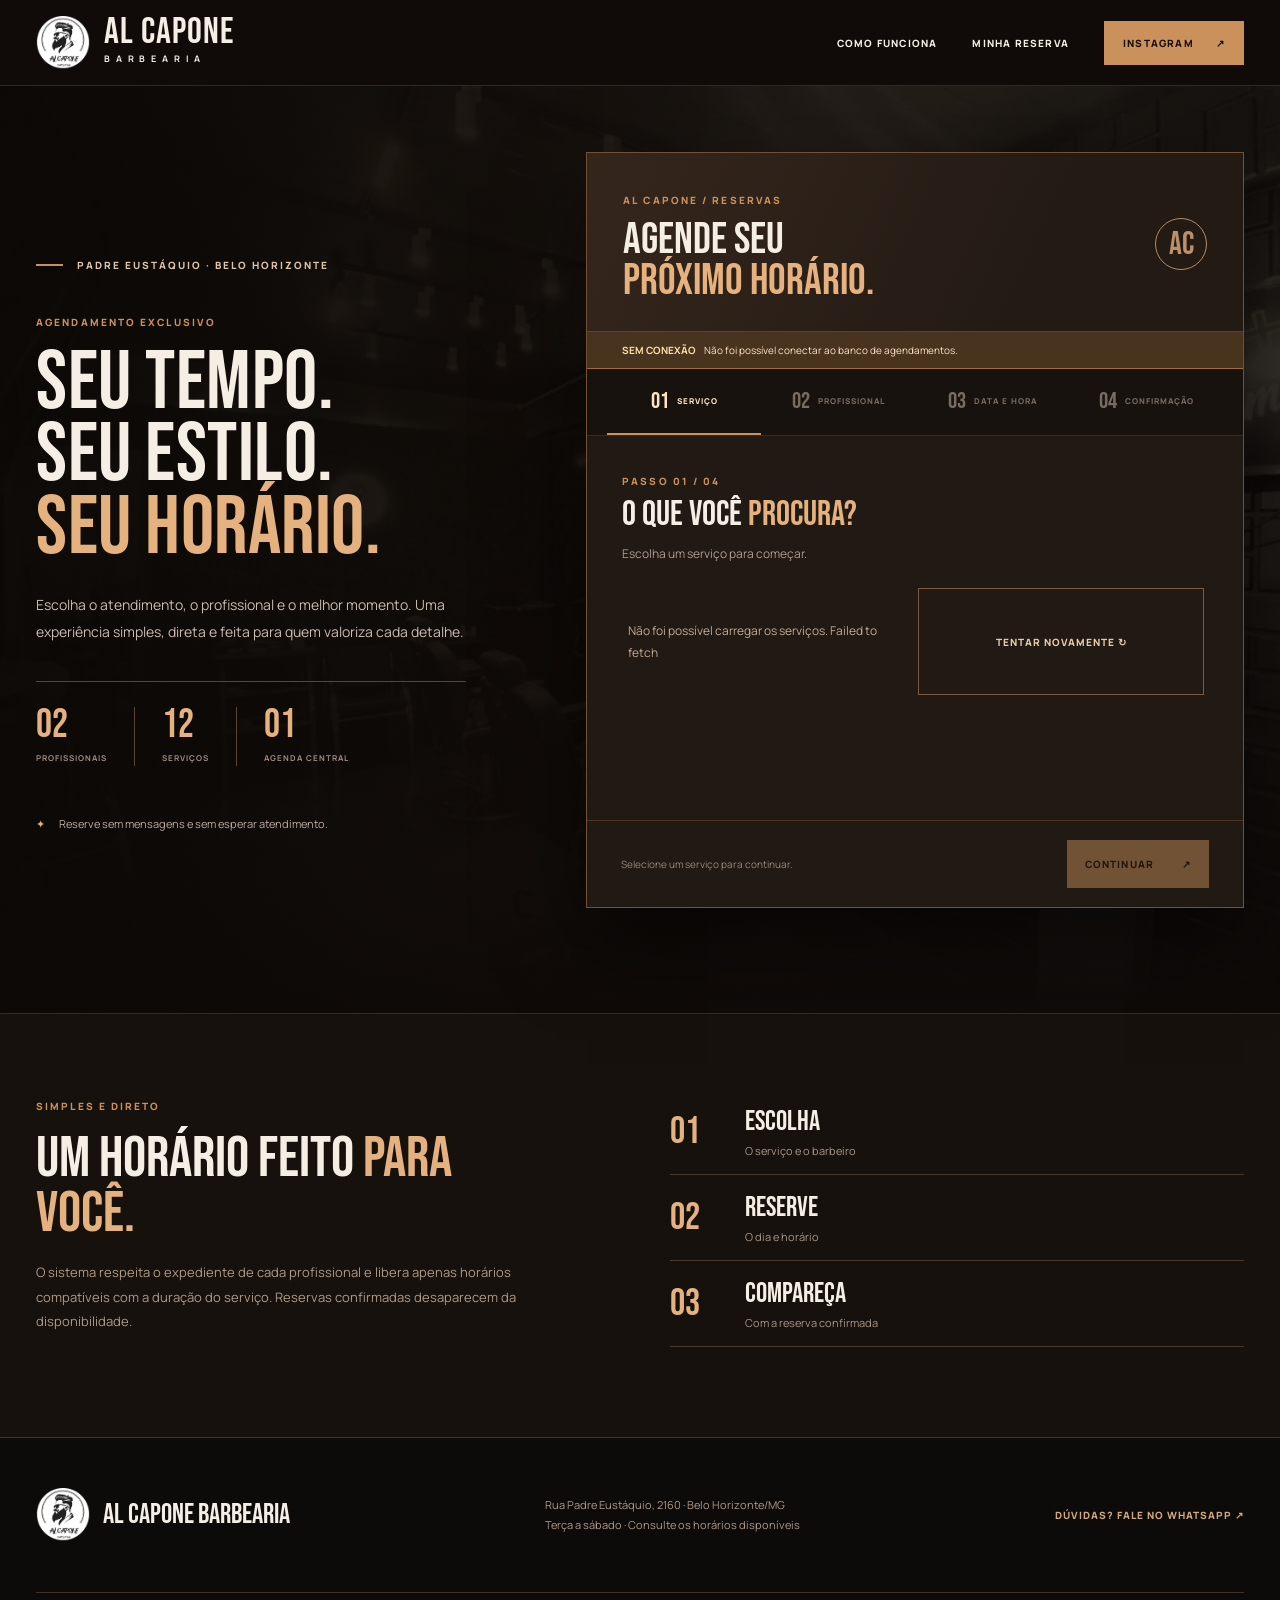
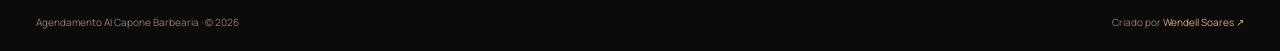
<file: agendamento/index.html>
<!doctype html>
<html lang="pt-BR">
<head>
  <meta charset="utf-8"><meta name="viewport" content="width=device-width,initial-scale=1">
  <meta name="theme-color" content="#17110d"><meta name="description" content="Agendamento exclusivo da Al Capone Barbearia. Escolha seu serviço, profissional e horário.">
  <title>Agendamento | Al Capone Barbearia</title>
  <link rel="preconnect" href="https://fonts.googleapis.com"><link rel="preconnect" href="https://fonts.gstatic.com" crossorigin>
  <link href="https://fonts.googleapis.com/css2?family=Bebas+Neue&family=Manrope:wght@400;500;600;700;800&display=swap" rel="stylesheet">
  <link rel="stylesheet" href="style.css">
</head>
<body>
  <header class="topbar">
    <div class="wrap topbar-inner">
      <a href="index.html" class="brand" aria-label="Início do agendamento Al Capone"><img src="assets/logo.png" alt="Logo Al Capone" width="58" height="58"><span>AL CAPONE <small>BARBEARIA</small></span></a>
      <nav aria-label="Navegação"><a class="top-link" href="#como-funciona">COMO FUNCIONA</a><a class="top-link" href="minha.html">MINHA RESERVA</a><a class="top-cta" href="https://www.instagram.com/al_capone_barbearia" target="_blank" rel="noopener noreferrer">INSTAGRAM <span>↗</span></a></nav>
    </div>
  </header>
  <main>
    <section class="booking-hero">
      <div class="hero-image" aria-hidden="true"></div><div class="hero-mask" aria-hidden="true"></div>
      <div class="wrap hero-layout">
        <div class="hero-copy">
          <div class="eyebrow"><span></span> PADRE EUSTÁQUIO · BELO HORIZONTE</div>
          <p class="micro">AGENDAMENTO EXCLUSIVO</p>
          <h1>SEU TEMPO.<br>SEU ESTILO.<br><em>SEU HORÁRIO.</em></h1>
          <p class="hero-desc">Escolha o atendimento, o profissional e o melhor momento. Uma experiência simples, direta e feita para quem valoriza cada detalhe.</p>
          <div class="hero-proof"><div><strong>02</strong><span>PROFISSIONAIS</span></div><div><strong>12</strong><span>SERVIÇOS</span></div><div><strong>01</strong><span>AGENDA CENTRAL</span></div></div>
          <div class="hero-note"><i>✦</i> Reserve sem mensagens e sem esperar atendimento.</div>
        </div>
        <div class="booking-shell" id="formulario">
          <div class="shell-header"><div><span class="micro">AL CAPONE / RESERVAS</span><h2>AGENDE SEU<br><em>PRÓXIMO HORÁRIO.</em></h2></div><div class="shell-mark">AC</div></div>
          <div class="demo-banner" id="demoBanner" hidden><strong>SEM CONEXÃO</strong><span>Não foi possível conectar ao banco de agendamentos.</span></div>
          <ol class="steps" id="steps" aria-label="Etapas da reserva">
            <li class="active" data-step="1"><span>01</span><small>SERVIÇO</small></li>
            <li data-step="2"><span>02</span><small>PROFISSIONAL</small></li>
            <li data-step="3"><span>03</span><small>DATA E HORA</small></li>
            <li data-step="4"><span>04</span><small>CONFIRMAÇÃO</small></li>
          </ol>
          <div class="shell-body">
            <section class="wizard-panel active" data-panel="1">
              <div class="step-heading"><span class="micro">PASSO 01 / 04</span><h3>O QUE VOCÊ <em>PROCURA?</em></h3><p>Escolha um serviço para começar.</p></div>
              <div id="serviceOptions" class="service-options" aria-label="Serviços disponíveis"></div>
            </section>
            <section class="wizard-panel" data-panel="2">
              <div class="step-heading"><span class="micro">PASSO 02 / 04</span><h3>COM QUEM VAMOS <em>CUIDAR DO SEU ESTILO?</em></h3><p>Selecione o profissional que irá atender você.</p></div>
              <div id="proOptions" class="pro-options"></div>
            </section>
            <section class="wizard-panel" data-panel="3">
              <div class="step-heading"><span class="micro">PASSO 03 / 04</span><h3>RESERVE SEU <em>MELHOR MOMENTO.</em></h3><p>Os horários exibidos refletem a agenda atual do profissional.</p></div>
              <div class="calendar-bar"><div><span class="micro">ESCOLHA O DIA</span><strong id="monthTitle">—</strong></div><div class="calendar-arrows"><button id="datePrev" type="button" aria-label="Datas anteriores">←</button><button id="dateNext" type="button" aria-label="Próximas datas">→</button></div></div>
              <div class="days-strip" id="daysStrip" aria-label="Escolha a data"></div>
              <div class="times-heading"><span class="micro">HORÁRIOS DISPONÍVEIS</span><span id="availabilityMeta">—</span></div>
              <div class="slots-area" id="slotArea" aria-live="polite"><div class="empty-note">Escolha uma data para consultar os horários.</div></div>
            </section>
            <section class="wizard-panel" data-panel="4">
              <div class="step-heading"><span class="micro">PASSO 04 / 04</span><h3>FALTA POUCO PARA <em>CONFIRMAR.</em></h3><p>Confira os detalhes e informe seus dados.</p></div>
              <div class="summary" id="summary"></div>
              <form id="bookingForm" novalidate>
                <label for="clientName">SEU NOME <b>*</b></label><input id="clientName" name="name" autocomplete="name" maxlength="100" required placeholder="Como podemos chamar você?">
                <div class="field-grid"><div><label for="clientPhone">WHATSAPP COM DDD <b>*</b></label><input id="clientPhone" name="phone" type="tel" inputmode="tel" autocomplete="tel" maxlength="25" required placeholder="(31) 99999-9999"></div><div><label for="clientEmail">E-MAIL <small>(OPCIONAL)</small></label><input id="clientEmail" name="email" type="email" autocomplete="email" placeholder="voce@exemplo.com" maxlength="150"></div></div>
                <label for="clientNotes">OBSERVAÇÃO <small>(OPCIONAL)</small></label><textarea id="clientNotes" rows="2" maxlength="400" placeholder="Algo que a equipe deva saber antes do atendimento?"></textarea>
                <label class="consent"><input type="checkbox" id="consent"><span>Concordo com o uso dos meus dados para realizar e administrar esta reserva. Dados usados apenas para a finalidade do agendamento. <b>*</b></span></label>
                <p class="form-error" id="formError" role="alert" hidden></p>
              </form>
            </section>
            <section class="wizard-panel" data-panel="5" id="confirmedPanel">
              <div class="confirmed-ornament">✦</div>
              <span class="micro">RESERVA CONFIRMADA</span><h3>HORÁRIO <em>GARANTIDO.</em></h3>
              <p>Seu agendamento foi registrado na agenda da Al Capone.</p>
              <div class="summary" id="confirmationInfo"></div>
              <a id="manageLink" href="minha.html" class="action-primary">VER / CANCELAR MINHA RESERVA <span>↗</span></a>
              <p class="soft-note">Guarde este link para consultar ou cancelar sua reserva. Não há envio automático de WhatsApp nesta versão.</p>
              <button id="newBooking" type="button" class="action-secondary">FAZER NOVO AGENDAMENTO ↗</button>
            </section>
          </div>
          <div class="shell-footer" id="wizardFooter"><button id="backBtn" type="button" class="back-btn" hidden>← VOLTAR</button><span class="step-hint" id="stepHint">Selecione um serviço para continuar.</span><button type="button" class="next-btn" id="nextBtn" disabled>CONTINUAR <span>↗</span></button></div>
        </div>
      </div>
    </section>
    <section class="how-section" id="como-funciona"><div class="wrap"><div><p class="micro">SIMPLES E DIRETO</p><h2>UM HORÁRIO FEITO <em>PARA VOCÊ.</em></h2><p>O sistema respeita o expediente de cada profissional e libera apenas horários compatíveis com a duração do serviço. Reservas confirmadas desaparecem da disponibilidade.</p></div><div class="how-list"><div><span>01</span><strong>ESCOLHA</strong><small>O serviço e o barbeiro</small></div><div><span>02</span><strong>RESERVE</strong><small>O dia e horário</small></div><div><span>03</span><strong>COMPAREÇA</strong><small>Com a reserva confirmada</small></div></div></div></section>
  </main>
  <footer class="site-footer"><div class="wrap"><div class="footer-main"><div><img src="assets/logo.png" alt="Logo Al Capone" width="54" height="54"><strong>AL CAPONE BARBEARIA</strong></div><p>Rua Padre Eustáquio, 2160 · Belo Horizonte/MG<br>Terça a sábado · Consulte os horários disponíveis</p><a href="https://wa.me/5531982865590" target="_blank" rel="noopener noreferrer">DÚVIDAS? FALE NO WHATSAPP ↗</a></div><div class="footer-small"><span>Agendamento Al Capone Barbearia · © <span id="currentYear">2026</span></span><span>Criado por <a href="https://wendellsoares.jor.br" target="_blank" rel="noopener noreferrer">Wendell Soares ↗</a></span></div></div></footer>
  <script src="app.js" defer></script>
</body>
</html>
</file>
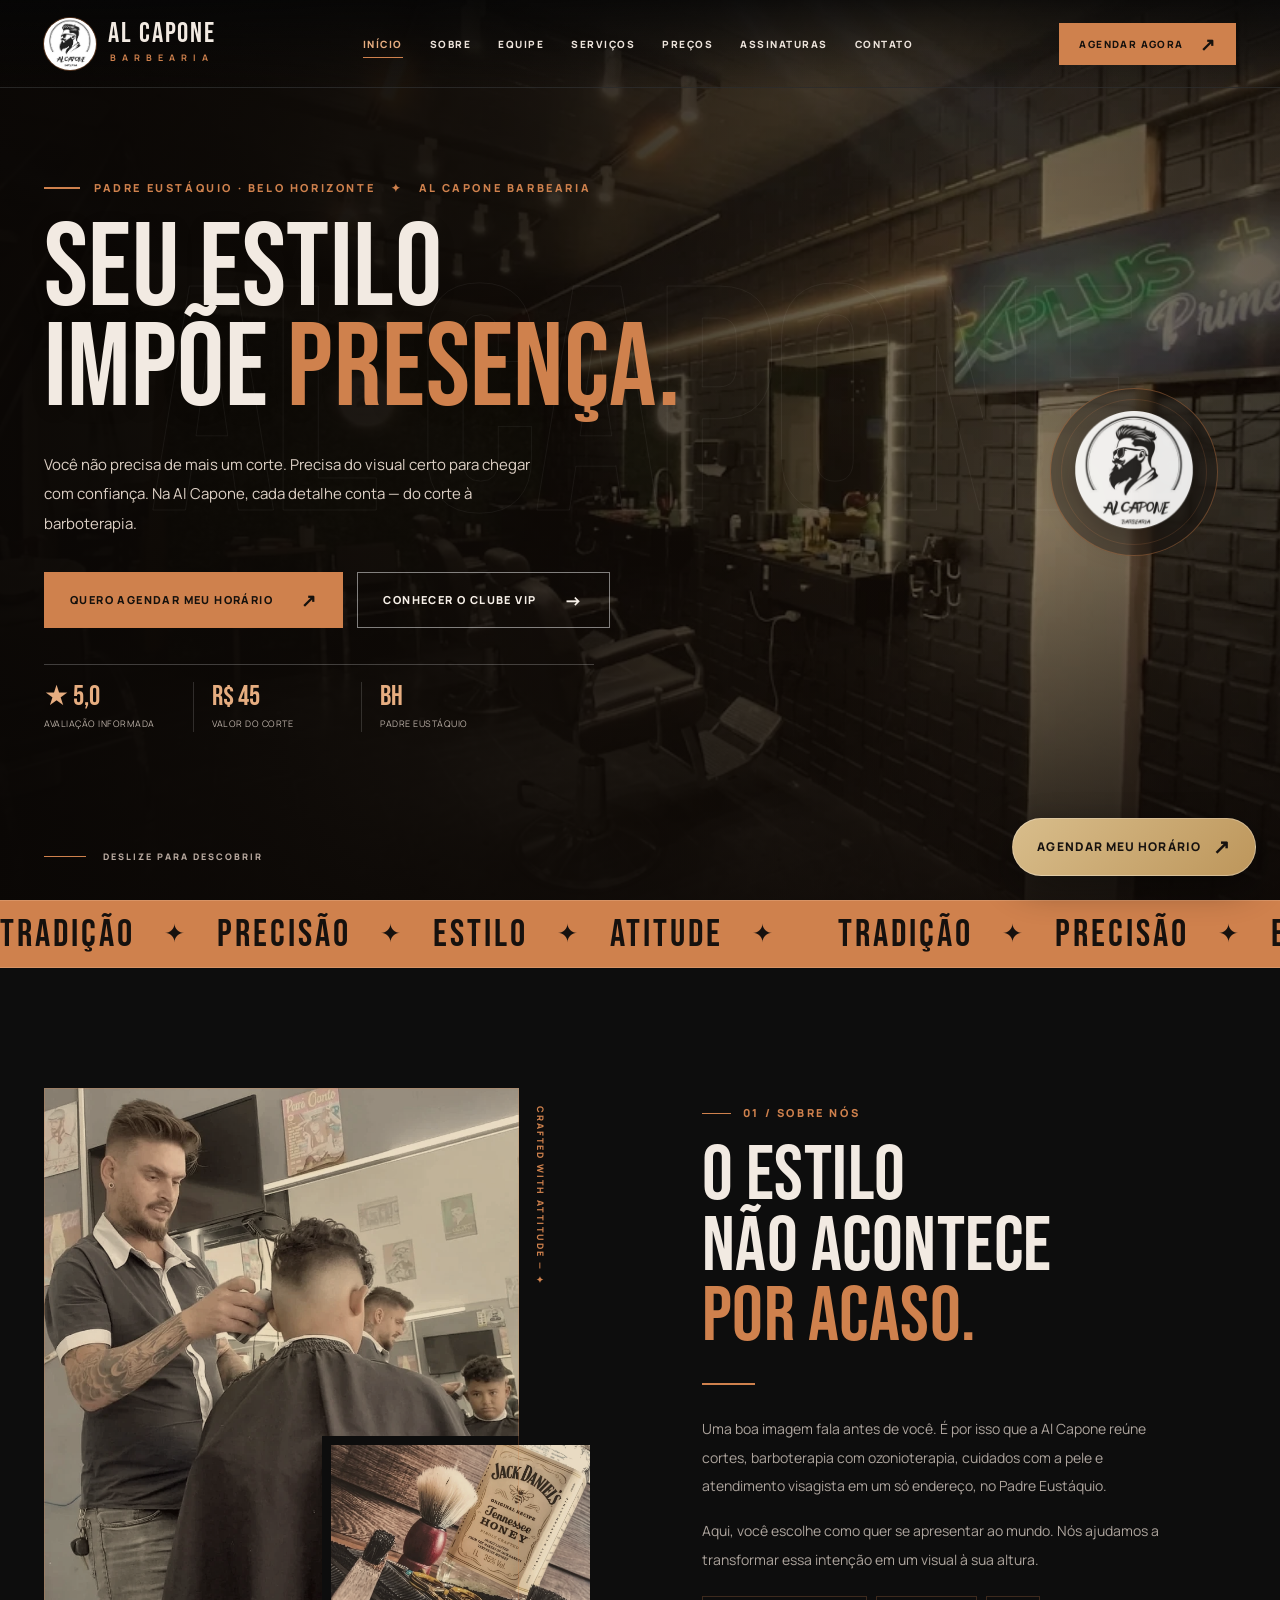
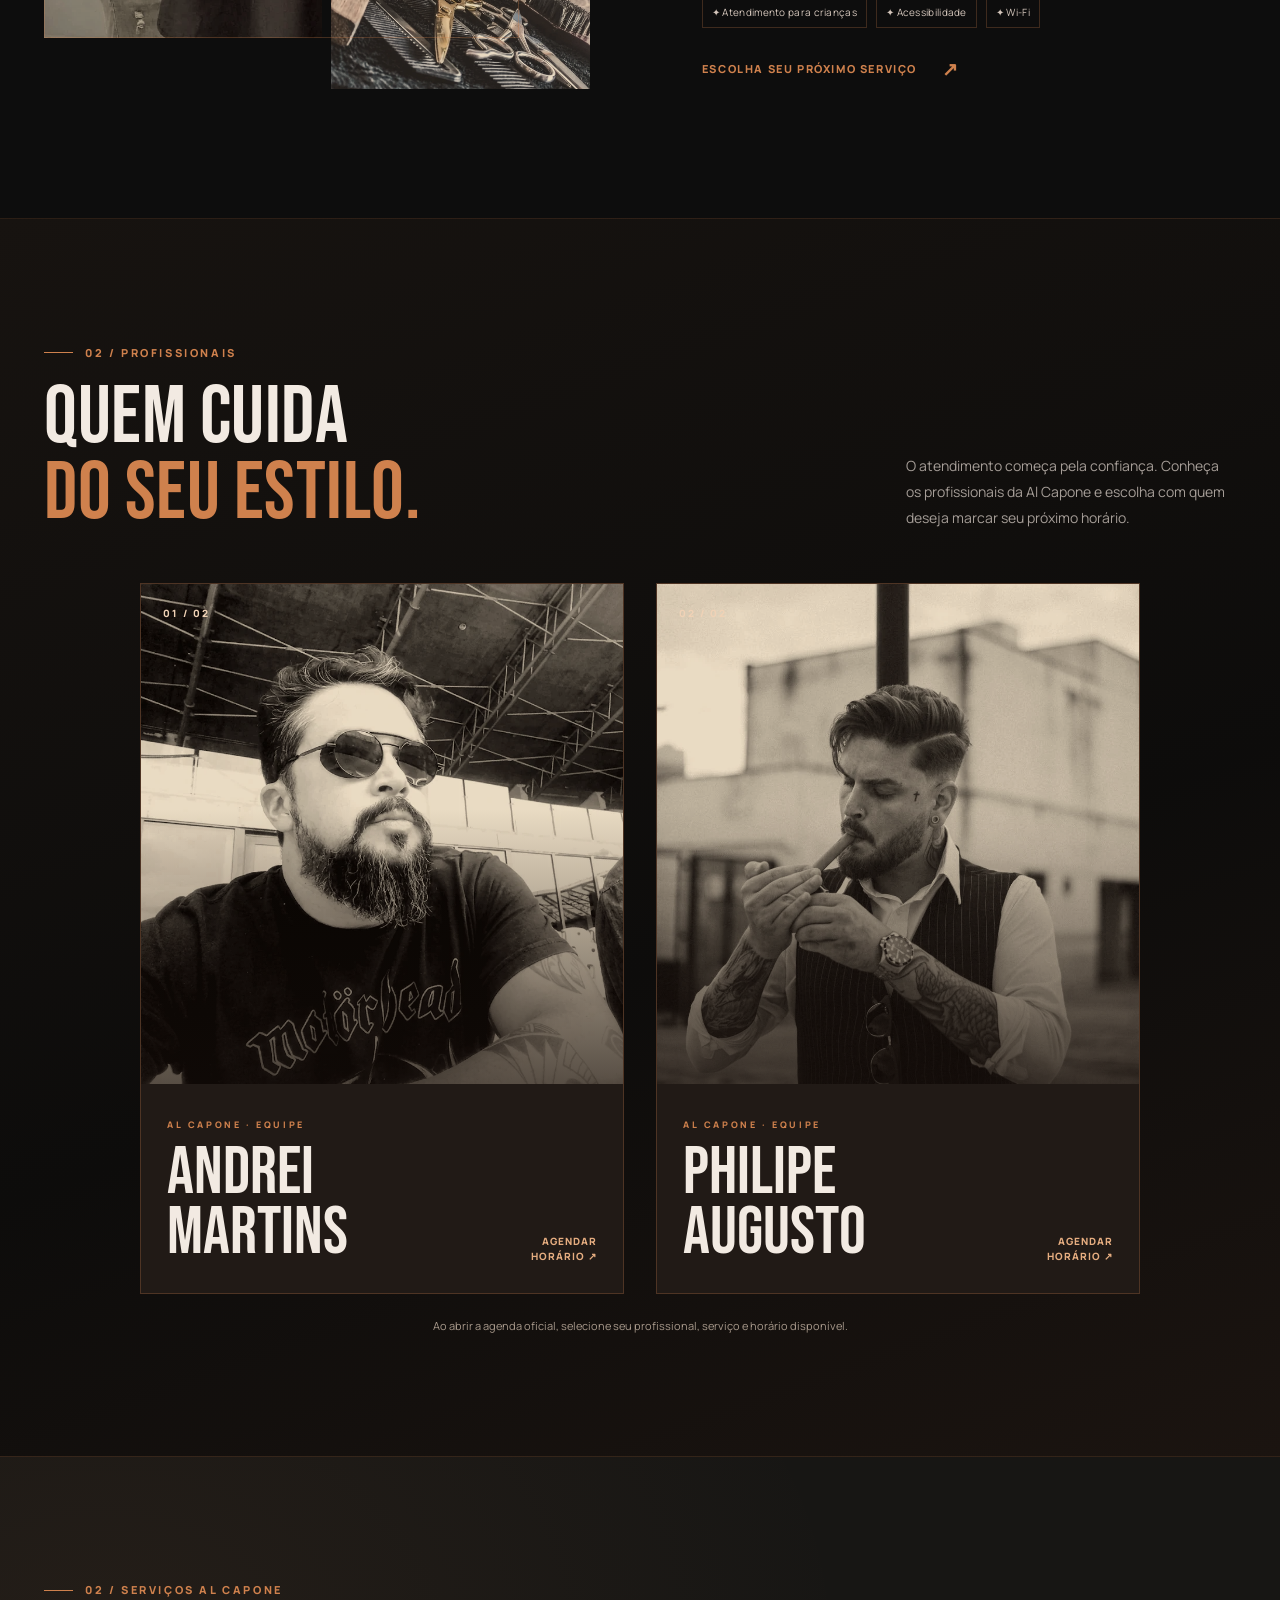
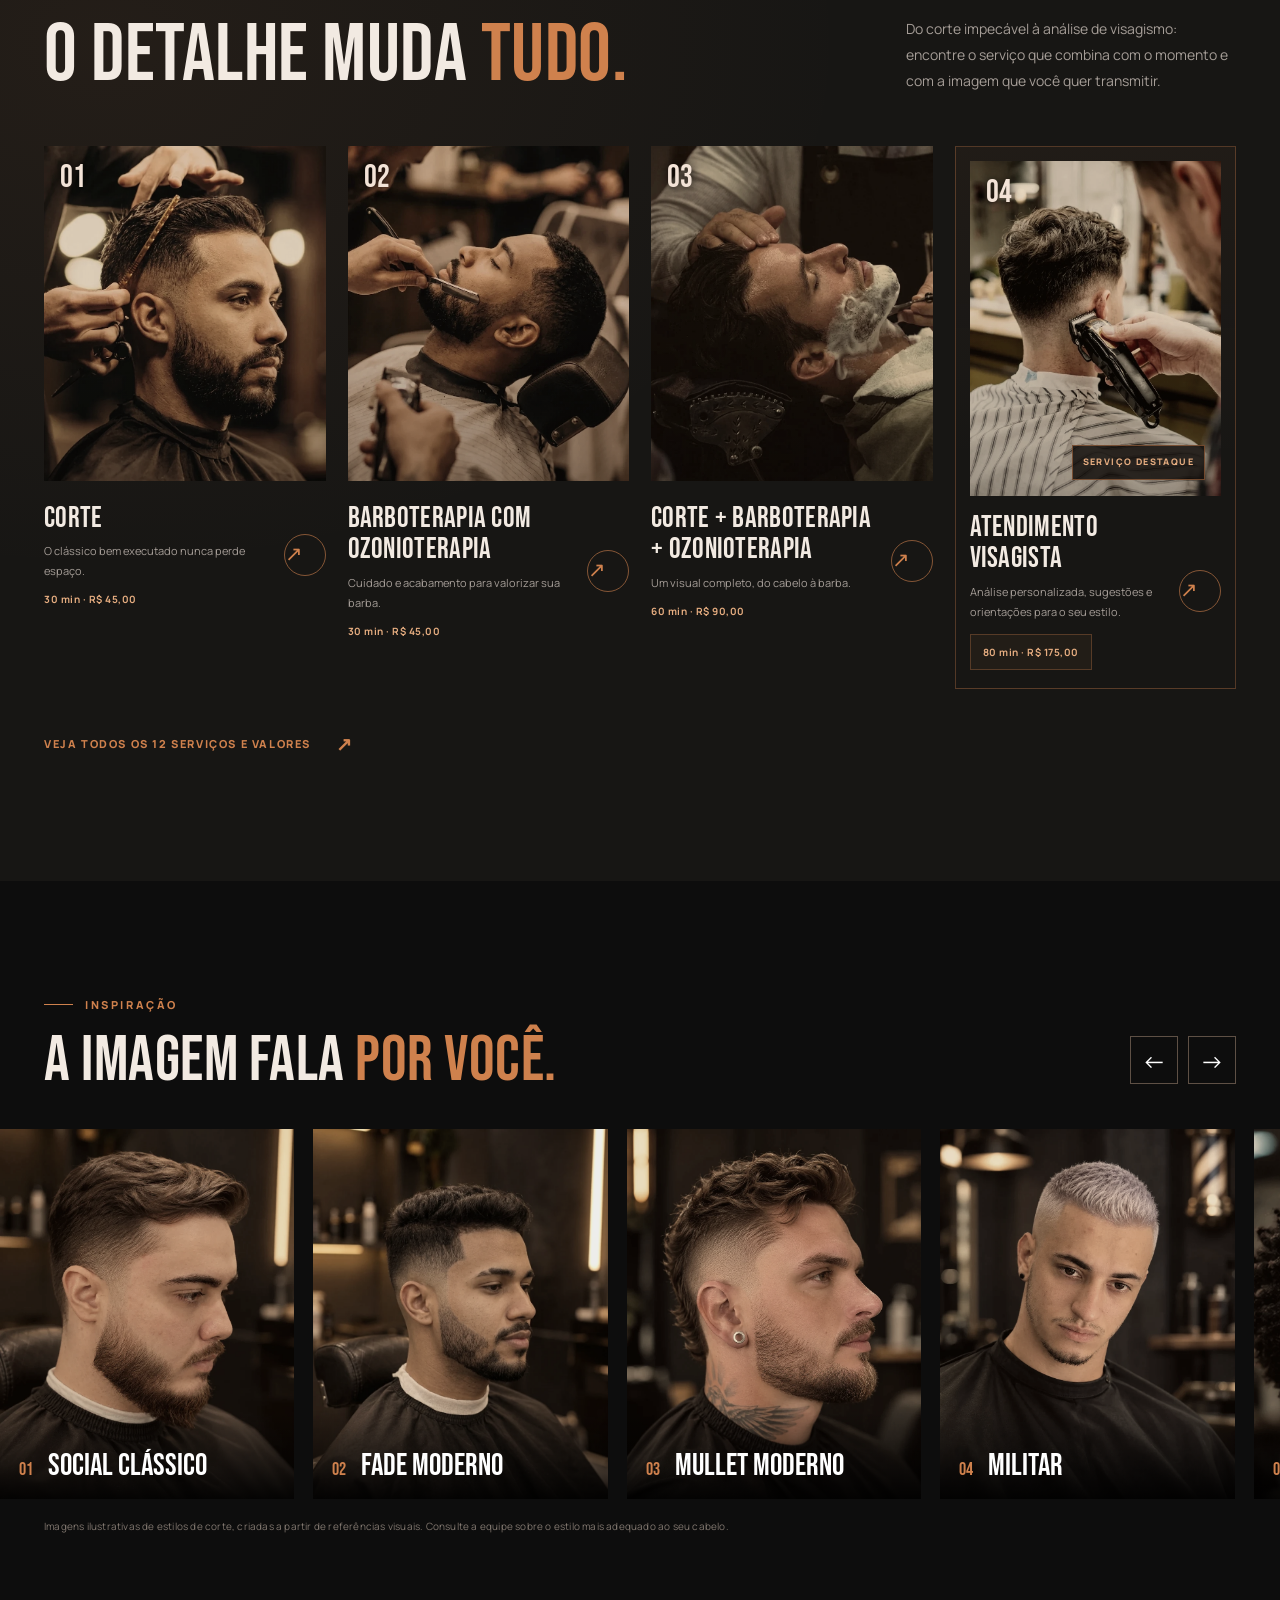
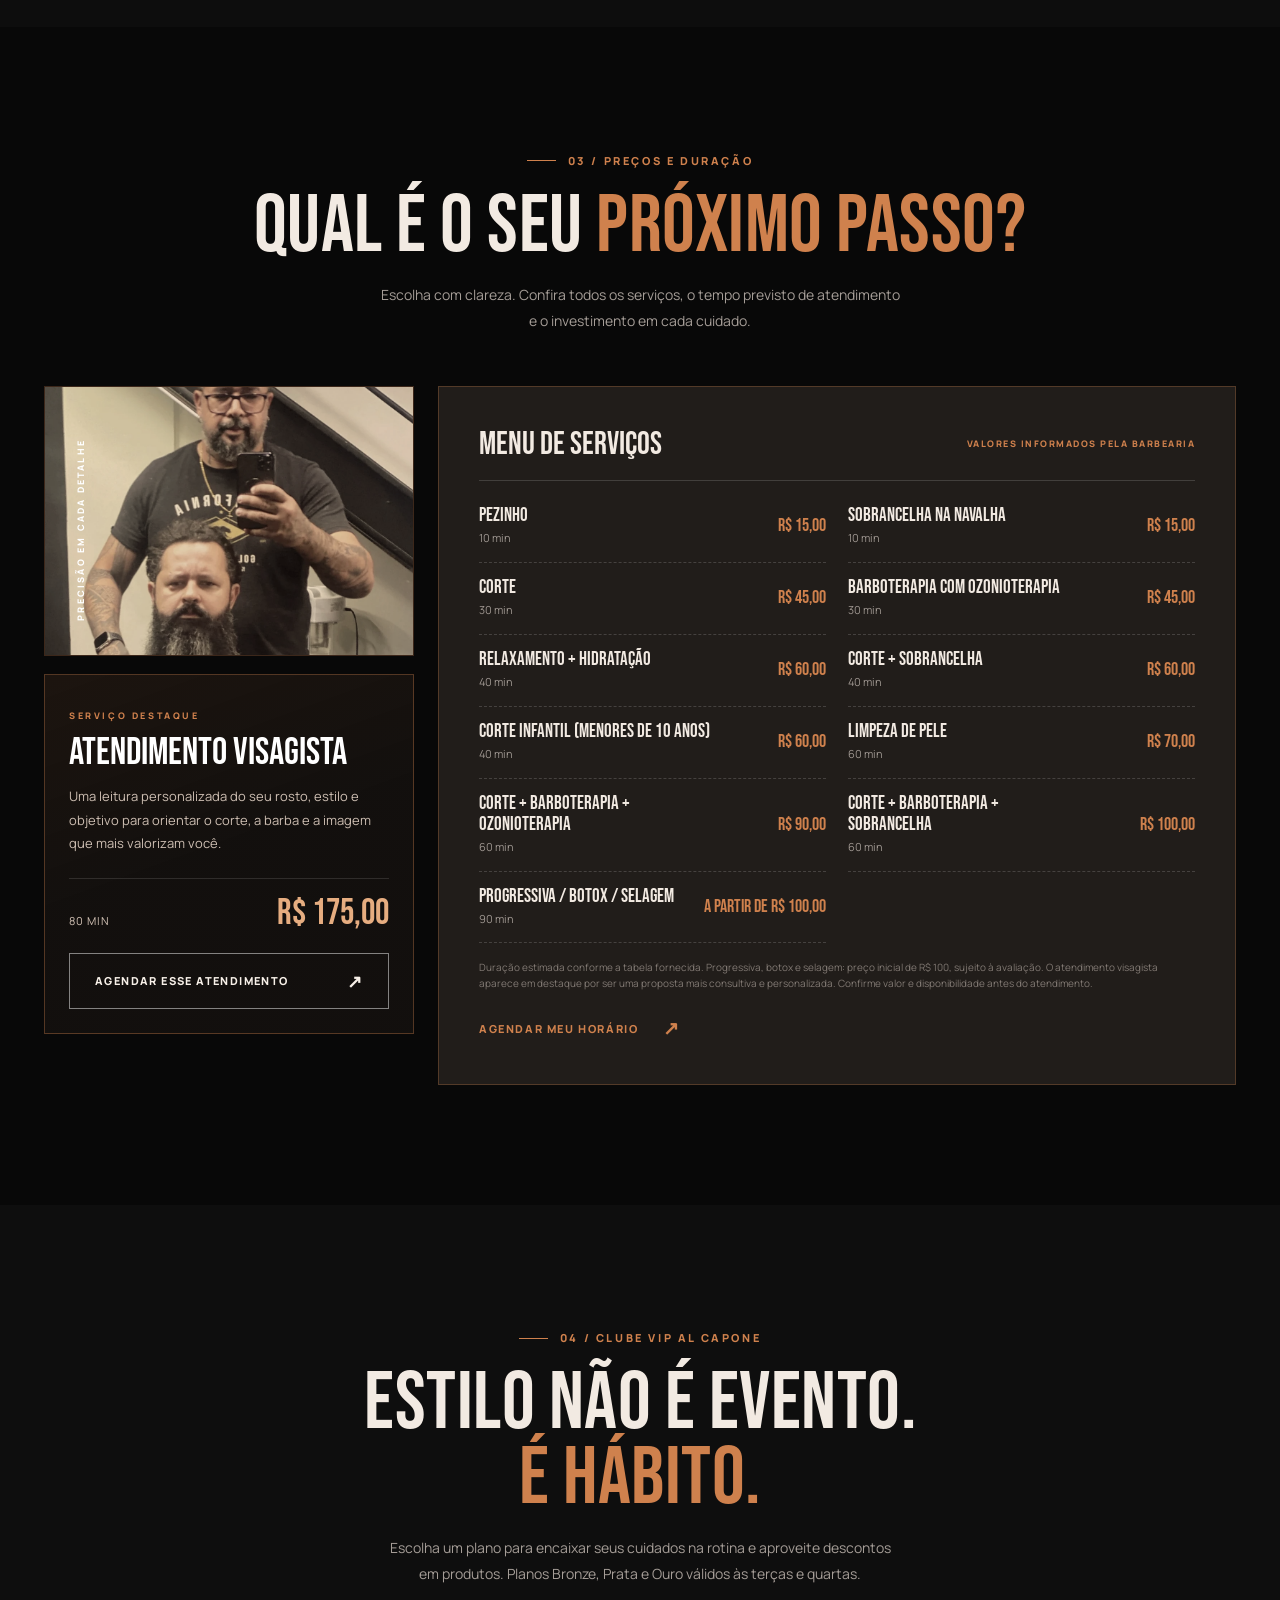
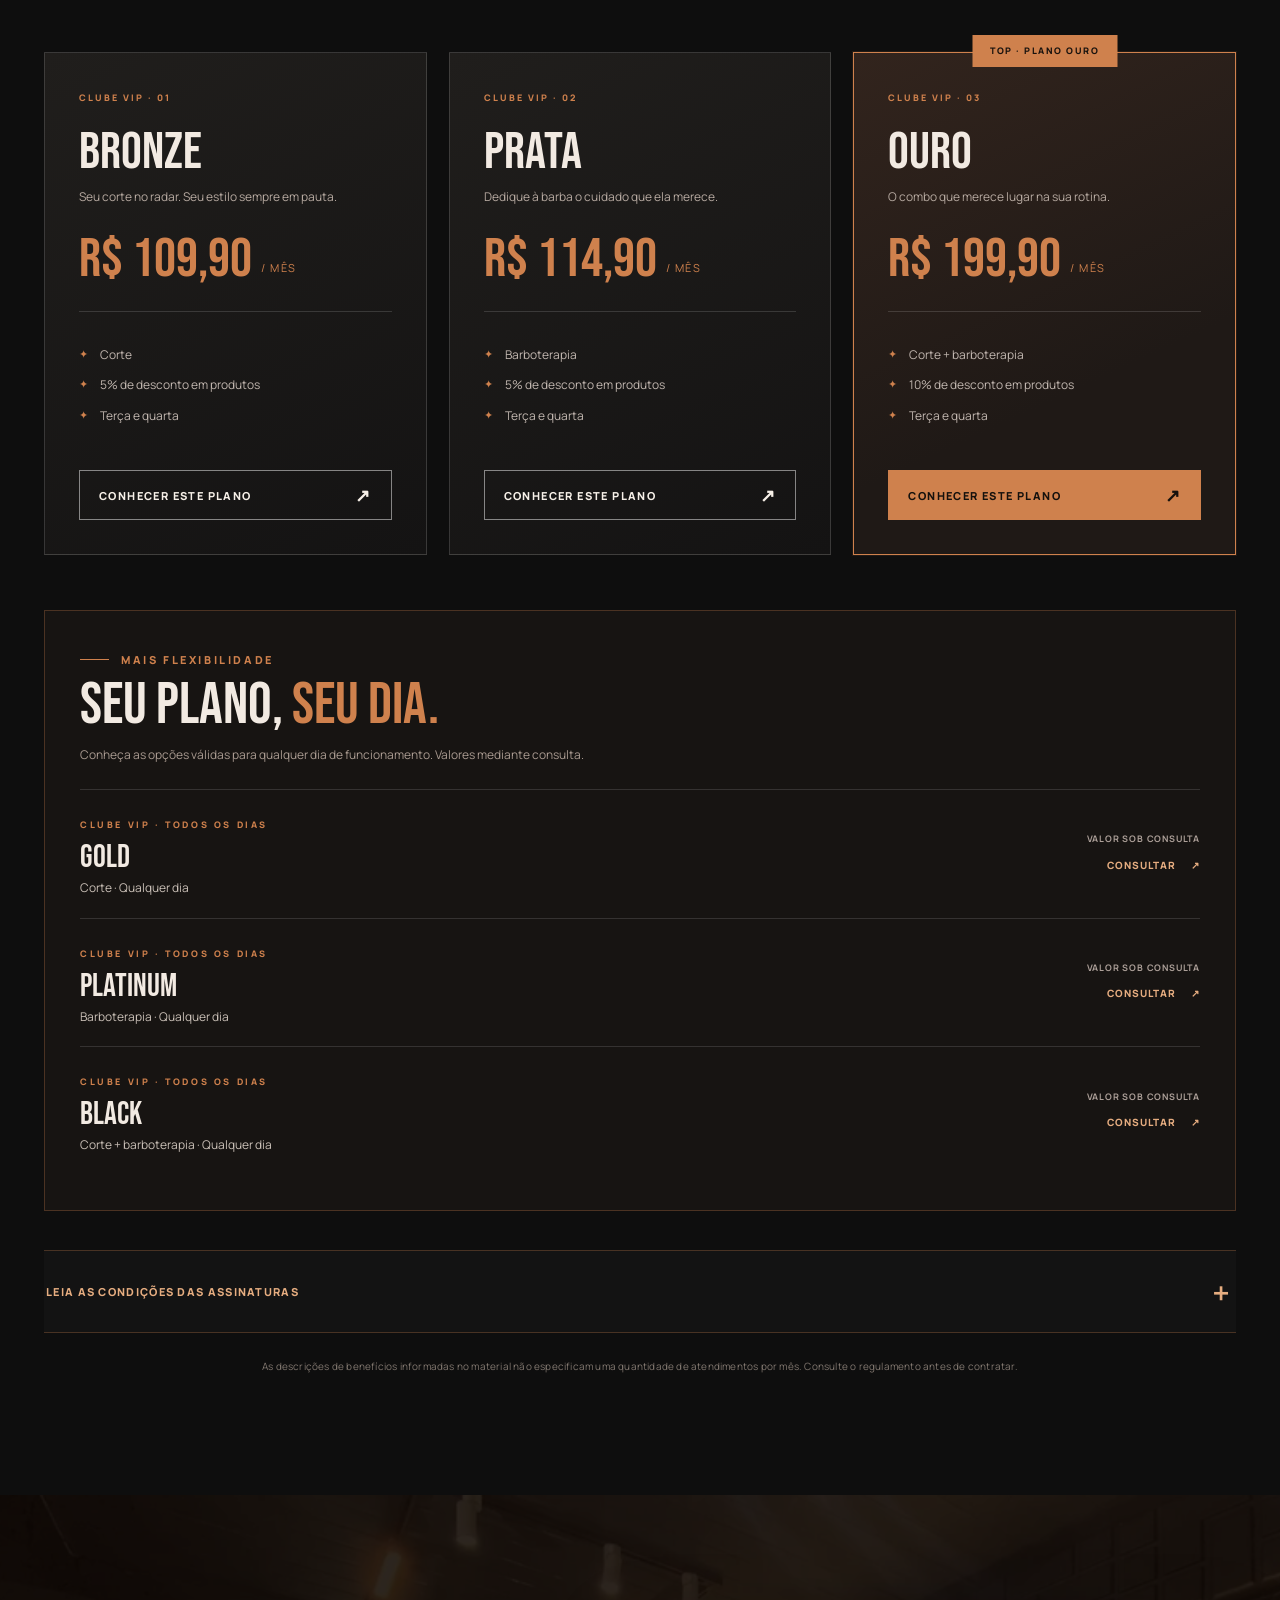
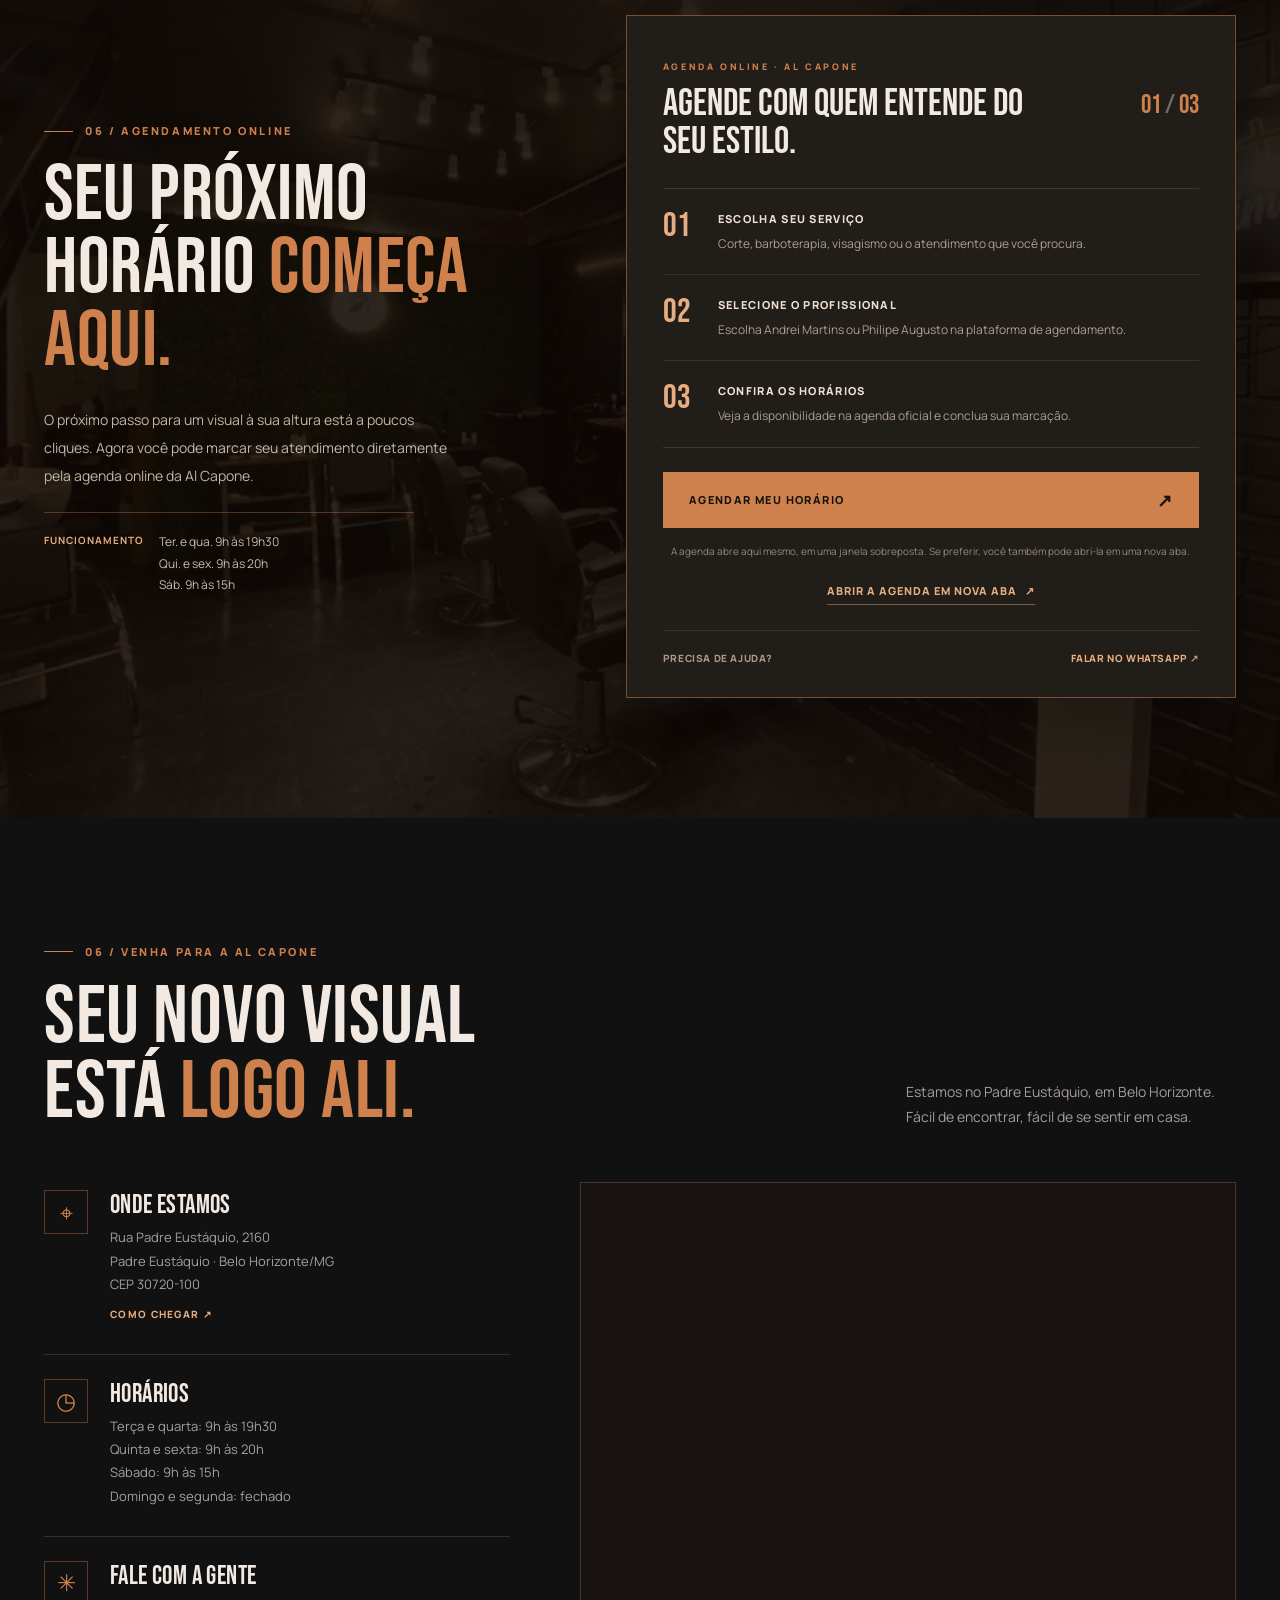
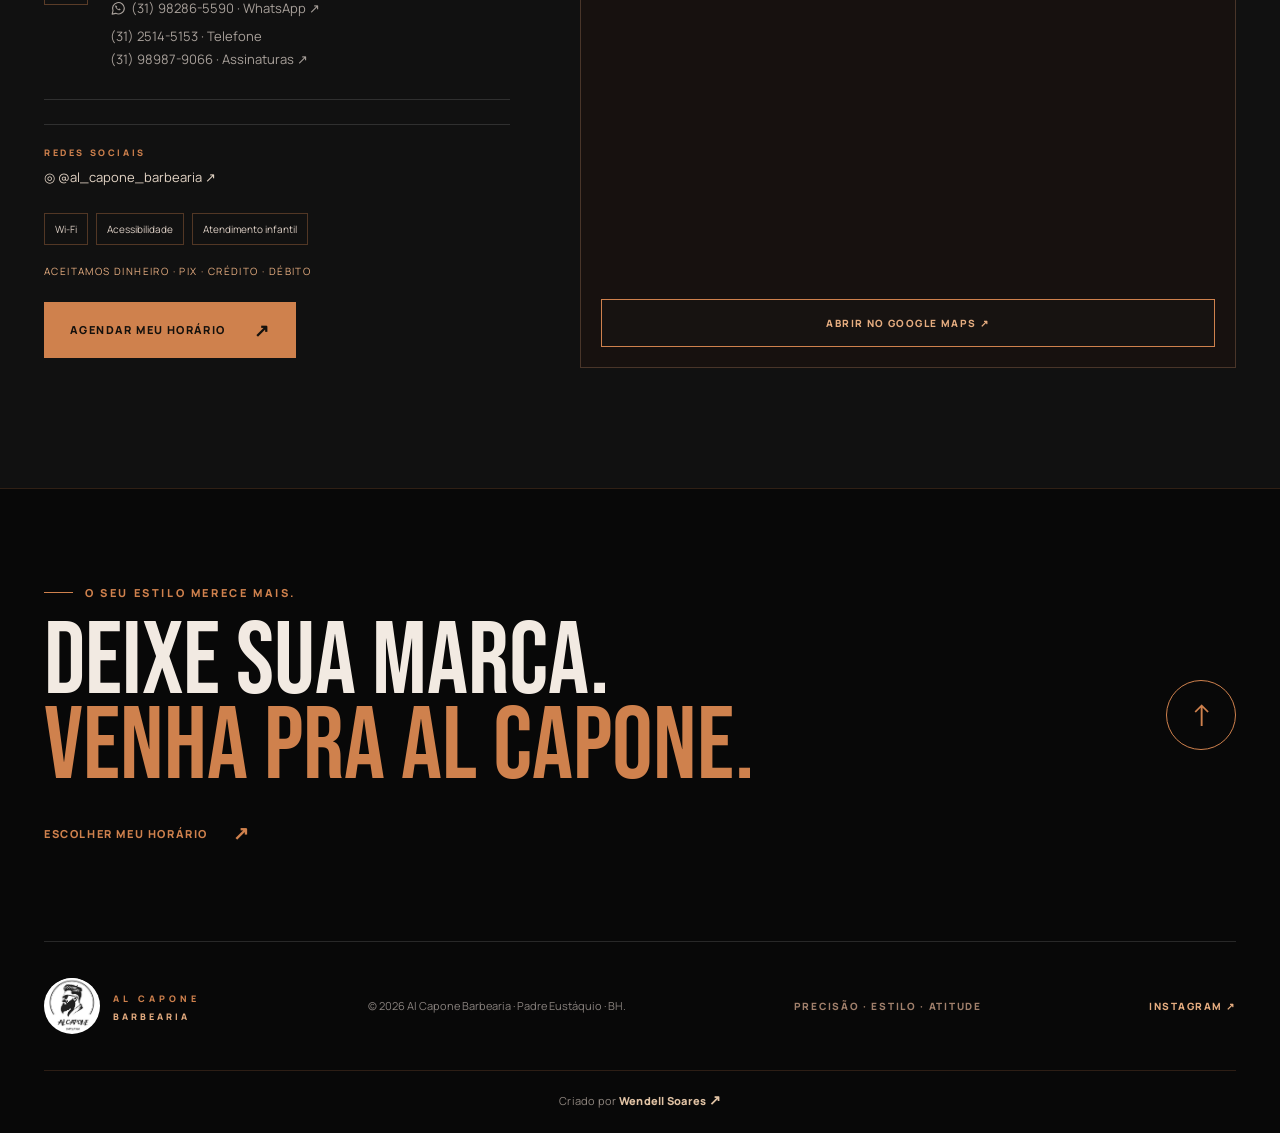
<file: index (1).html>
<!DOCTYPE html>

<html lang="pt-BR">
<head>
<meta charset="utf-8"/>
<meta content="width=device-width, initial-scale=1" name="viewport"/>
<meta content="#17120f" name="theme-color"/>
<meta content="Al Capone Barbearia, Padre Eustáquio, Belo Horizonte. Cortes, barboterapia, visagismo e Clube VIP. Conheça nossos profissionais e agende online." name="description"/>
<meta content="dark" name="color-scheme"/>
<meta content="Al Capone Barbearia | Seu estilo impõe presença" property="og:title"/>
<meta content="Corte R$ 45, cuidados de barba, visagismo e Clube VIP em BH. Consulte horários e agende online na Al Capone." property="og:description"/>
<meta content="website" property="og:type"/>
<title>Al Capone Barbearia | Seu estilo impõe presença · Belo Horizonte</title>
<link href="https://fonts.googleapis.com" rel="preconnect"/>
<link crossorigin="" href="https://fonts.gstatic.com" rel="preconnect"/>
<link href="https://fonts.googleapis.com/css2?family=Bebas+Neue&amp;family=Manrope:wght@400;500;600;700;800&amp;display=swap" rel="stylesheet"/>
<link href="css/alcapone.css" rel="stylesheet"/>
<style id="alcapone-booking-ui">
.booking-float {
  position: fixed; z-index: 1000; right: 24px; bottom: 24px;
  display: inline-flex; align-items: center; justify-content: center; gap: 12px;
  min-height: 58px; padding: 0 24px; border: 1px solid rgba(255,255,255,.28);
  border-radius: 999px; background: linear-gradient(135deg, #d8bd8b, #bd965b);
  color: #17120f; font-family: Manrope, sans-serif; font-size: 12px;
  font-weight: 800; letter-spacing: .09em; text-decoration: none; text-transform: uppercase;
  box-shadow: 0 12px 34px rgba(0,0,0,.42); transition: transform .2s ease, box-shadow .2s ease;
}
.booking-float:hover { transform: translateY(-3px); box-shadow: 0 16px 38px rgba(0,0,0,.5); }
.booking-float:focus-visible, .booking-modal-close:focus-visible { outline: 3px solid #fff; outline-offset: 4px; }
.booking-float .booking-float-arrow { font-size: 20px; line-height: 1; }
.booking-modal {
  width: min(1120px, calc(100vw - 36px)); height: min(860px, calc(100dvh - 36px));
  max-width: none; max-height: none; padding: 0; border: 0; overflow: visible;
  background: transparent; color: #f6f0e7;
}
.booking-modal::backdrop { background: rgba(8,7,6,.82); backdrop-filter: blur(7px); }
.booking-modal-panel {
  display: grid; grid-template-rows: auto auto minmax(0, 1fr); width: 100%; height: 100%;
  overflow: hidden; border: 1px solid rgba(216,189,139,.42); border-radius: 18px;
  background: #17120f; box-shadow: 0 24px 80px rgba(0,0,0,.55);
}
.booking-modal-header {
  display: flex; align-items: center; justify-content: space-between; gap: 20px;
  padding: 16px 22px; background: #211a14; border-bottom: 1px solid rgba(216,189,139,.2);
}
.booking-modal-kicker { display: block; margin-bottom: 3px; color: #d8bd8b; font: 800 10px/1.4 Manrope, sans-serif; letter-spacing: .16em; }
.booking-modal-title { margin: 0; color: #f6f0e7; font: 28px/1 'Bebas Neue', sans-serif; letter-spacing: .04em; }
.booking-modal-close {
  flex: 0 0 42px; width: 42px; height: 42px; border: 1px solid rgba(216,189,139,.42);
  border-radius: 50%; background: transparent; color: #f6f0e7; font: 28px/1 Manrope, sans-serif; cursor: pointer;
}
.booking-modal-fallback {
  margin: 0; padding: 10px 22px; background: #2a2118; color: #e9dfd0;
  font: 500 12px/1.5 Manrope, sans-serif;
}
.booking-modal-fallback a { color: #e6c58f; font-weight: 800; text-decoration: underline; text-underline-offset: 3px; }
.booking-modal-frame { display: block; width: 100%; height: 100%; min-height: 0; border: 0; background: #fff; }
@media (max-width: 700px) {
  .booking-float { left: 14px; right: 14px; bottom: 12px; width: auto; min-height: 54px; }
  body { padding-bottom: 82px; }
  .booking-modal { width: 100vw; height: 100dvh; margin: 0; }
  .booking-modal-panel { border: 0; border-radius: 0; }
  .booking-modal-header { padding: 13px 16px; }
  .booking-modal-title { font-size: 25px; }
  .booking-modal-fallback { padding: 9px 16px; font-size: 11px; }
}
@media (prefers-reduced-motion: reduce) { .booking-float { transition: none; } }
</style>

<script defer="" src="js/alcapone.js"></script>
<script type="application/ld+json">{"@context": "https://schema.org", "@type": "Barbershop", "name": "Al Capone Barbearia", "telephone": "+55 31 98286-5590", "priceRange": "A partir de R$ 15", "address": {"@type": "PostalAddress", "streetAddress": "Rua Padre Eustáquio, 2160", "addressLocality": "Belo Horizonte", "addressRegion": "MG", "postalCode": "30720-100", "addressCountry": "BR"}, "openingHoursSpecification": [{"@type": "OpeningHoursSpecification", "dayOfWeek": ["Tuesday", "Wednesday"], "opens": "09:00", "closes": "19:30"}, {"@type": "OpeningHoursSpecification", "dayOfWeek": ["Thursday", "Friday"], "opens": "09:00", "closes": "20:00"}, {"@type": "OpeningHoursSpecification", "dayOfWeek": ["Saturday"], "opens": "09:00", "closes": "15:00"}], "hasMap": "https://www.google.com/maps/search/?api=1&query=Rua%20Padre%20Eust%C3%A1quio%2C%202160%2C%20Padre%20Eust%C3%A1quio%2C%20Belo%20Horizonte%2C%20MG%2C%2030720-100", "sameAs": ["https://www.instagram.com/al_capone_barbearia"]}</script>
<meta content="images/alcapone/ambiente-fundo.webp" property="og:image"/></head>
<body>
<a class="skip-link" href="#conteudo">Pular para o conteúdo</a>
<div aria-hidden="true" class="reading-progress" id="reading-progress"></div>
<header class="site-header" id="site-header">
<div class="container header-inner">
<a aria-label="Barbearia Al Capone, voltar ao início" class="brand" href="#inicio">
<img alt="" class="brand-logo" height="50" src="images/alcapone/logo-alcapone.png" width="50"/>
<span class="brand-name">AL CAPONE <small>BARBEARIA</small></span>
</a>
<nav aria-label="Navegação principal" class="desktop-nav">
<a class="nav-link is-active" href="#inicio">Início</a>
<a class="nav-link" href="#sobre">Sobre</a>
<a href="#equipe">Equipe</a><a class="nav-link" href="#servicos">Serviços</a>
<a class="nav-link" href="#precos">Preços</a>
<a class="nav-link" href="#assinaturas">Assinaturas</a>
<a class="nav-link" href="#contato">Contato</a>
</nav>
<a class="button button-small header-cta" href="https://dellsoares.github.io/alcapone-agendamento/" target="_blank" rel="noopener noreferrer" data-booking-open>Agendar agora <span aria-hidden="true">↗</span></a>
<button aria-controls="mobile-nav" aria-expanded="false" aria-label="Abrir menu" class="menu-toggle" id="menu-toggle" type="button"><span></span><span></span><span></span></button>
</div>
<nav aria-label="Navegação para celular" class="mobile-nav" id="mobile-nav" inert="">
<a href="#inicio">Início</a><a href="#sobre">Sobre</a><a href="#equipe">Equipe</a><a href="#servicos">Serviços</a>
<a href="#precos">Preços</a><a href="#assinaturas">Assinaturas</a><a href="https://dellsoares.github.io/alcapone-agendamento/" target="_blank" rel="noopener noreferrer" data-booking-open>Agendamento</a><a href="#contato">Contato</a>
</nav>
</header>
<main id="conteudo">
<section aria-labelledby="hero-title" class="hero" id="inicio">
<video aria-hidden="true" class="hero-video" autoplay="" muted="" loop="" playsinline="" preload="metadata" poster="images/alcapone/ambiente-fundo.webp">
<source src="images/alcapone/hero-video.mp4" type="video/mp4"/>
</video>
<div aria-hidden="true" class="hero-shade"></div>
<div aria-hidden="true" class="hero-outline">AL CAPONE</div>
<div class="container hero-inner">
<div class="hero-content" data-reveal="">
<p class="eyebrow"><span class="eyebrow-rule"></span> PADRE EUSTÁQUIO · BELO HORIZONTE <span class="eyebrow-star">✦</span> AL CAPONE BARBEARIA</p>
<h1 id="hero-title">SEU ESTILO<br/>IMPÕE <em>PRESENÇA.</em></h1>
<p class="hero-copy">Você não precisa de mais um corte. Precisa do visual certo para chegar com confiança. Na Al Capone, cada detalhe conta — do corte à barboterapia.</p>
<div class="hero-actions">
<a class="button" href="https://dellsoares.github.io/alcapone-agendamento/" target="_blank" rel="noopener noreferrer" data-booking-open>Quero agendar meu horário <span aria-hidden="true">↗</span></a>
<a class="button button-outline" href="#assinaturas">Conhecer o Clube VIP <span aria-hidden="true">→</span></a>
</div>
<div aria-label="Informações sobre a barbearia" class="hero-proof"><span><strong>★ 5,0</strong> <small>Avaliação informada</small></span><span><strong>R$ 45</strong> <small>Valor do corte</small></span><span><strong>BH</strong> <small>Padre Eustáquio</small></span></div>
</div>
<div aria-hidden="true" class="hero-stamp"><img alt="" class="hero-stamp-logo" src="images/alcapone/logo-alcapone.png"/></div>
</div>
<a class="scroll-cue" href="#sobre"><span class="scroll-line"></span> DESLIZE PARA DESCOBRIR</a>
<div aria-hidden="true" class="hero-index">01 / 07</div>
</section>
<div aria-label="Tradição, estilo e atitude" class="marquee-band">
<div aria-hidden="true" class="marquee-track">
<span>TRADIÇÃO <b>✦</b> PRECISÃO <b>✦</b> ESTILO <b>✦</b> ATITUDE <b>✦</b></span>
<span>TRADIÇÃO <b>✦</b> PRECISÃO <b>✦</b> ESTILO <b>✦</b> ATITUDE <b>✦</b></span>
<span>TRADIÇÃO <b>✦</b> PRECISÃO <b>✦</b> ESTILO <b>✦</b> ATITUDE <b>✦</b></span>
</div>
</div>
<section aria-labelledby="about-heading" class="section about-section" id="sobre">
<div class="container about-grid">
<div class="about-visual" data-reveal="">
<div class="about-frame about-frame-main"><img alt="Barbeiro realizando corte de cabelo em atendimento na Al Capone Barbearia" loading="lazy" src="images/alcapone/sobre-ambiente.webp"/></div>
<div class="about-frame about-frame-secondary"><img alt="Ferramentas de barbeiro e itens de cuidado da Al Capone Barbearia" loading="lazy" src="images/alcapone/sobre-atendimento.webp"/></div>
<span aria-hidden="true" class="about-visual-caption">CRAFTED WITH ATTITUDE — ✦</span>
</div>
<div class="about-text" data-reveal="">
<p class="section-kicker"><span>01 / SOBRE NÓS</span></p>
<h2 class="section-title" id="about-heading">O ESTILO<br/>NÃO ACONTECE<br/><em>POR ACASO.</em></h2>
<div class="small-rule"></div>
<p>Uma boa imagem fala antes de você. É por isso que a Al Capone reúne cortes, barboterapia com ozonioterapia, cuidados com a pele e atendimento visagista em um só endereço, no Padre Eustáquio.</p>
<p>Aqui, você escolhe como quer se apresentar ao mundo. Nós ajudamos a transformar essa intenção em um visual à sua altura.</p>
<div class="about-benefits"><span>✦ Atendimento para crianças</span><span>✦ Acessibilidade</span><span>✦ Wi-Fi</span></div>
<a class="text-link" href="#servicos">ESCOLHA SEU PRÓXIMO SERVIÇO <span aria-hidden="true">↗</span></a>
</div>
</div>
</section><section aria-labelledby="team-heading" class="section team-section" id="equipe">
<div class="container">
<div class="section-heading" data-reveal=""><div><p class="section-kicker"><span>02 / PROFISSIONAIS</span></p><h2 class="section-title" id="team-heading">QUEM CUIDA<br/><em>DO SEU ESTILO.</em></h2></div><p class="section-intro">O atendimento começa pela confiança. Conheça os profissionais da Al Capone e escolha com quem deseja marcar seu próximo horário.</p></div>
<div class="team-grid">
<article class="team-card" data-reveal=""><div class="team-photo"><img alt="Andrei Martins, profissional da Al Capone Barbearia" height="1024" loading="lazy" src="images/alcapone/andrei.webp" width="825"/><span class="team-photo-count">01 / 02</span></div><div class="team-info"><div><span class="micro-label">AL CAPONE · EQUIPE</span><h3>ANDREI MARTINS</h3></div><a aria-label="Agendar horário pela agenda online da Al Capone" class="team-link" href="https://dellsoares.github.io/alcapone-agendamento/" data-booking-open rel="noopener noreferrer" target="_blank">AGENDAR HORÁRIO <span aria-hidden="true">↗</span></a></div></article>
<article class="team-card" data-reveal=""><div class="team-photo"><img alt="Philipe Augusto, profissional da Al Capone Barbearia" height="1152" loading="lazy" src="images/alcapone/phillip.webp" width="928"/><span class="team-photo-count">02 / 02</span></div><div class="team-info"><div><span class="micro-label">AL CAPONE · EQUIPE</span><h3>PHILIPE AUGUSTO</h3></div><a aria-label="Agendar horário pela agenda online da Al Capone" class="team-link" href="https://dellsoares.github.io/alcapone-agendamento/" data-booking-open rel="noopener noreferrer" target="_blank">AGENDAR HORÁRIO <span aria-hidden="true">↗</span></a></div></article>
</div>
<p class="team-guidance">Ao abrir a agenda oficial, selecione seu profissional, serviço e horário disponível.</p>
</div>
</section>
<section aria-labelledby="services-heading" class="section services-section" id="servicos">
<div class="container">
<div class="section-heading" data-reveal="">
<div><p class="section-kicker"><span>02 / SERVIÇOS AL CAPONE</span></p><h2 class="section-title" id="services-heading">O DETALHE MUDA <em>TUDO.</em></h2></div>
<p class="section-intro">Do corte impecável à análise de visagismo: encontre o serviço que combina com o momento e com a imagem que você quer transmitir.</p>
</div>
<div class="service-grid">
<article class="service-card" data-reveal="">
<div class="service-photo"><img alt="Barbeiro realizando um corte infantil na barbearia" loading="lazy" src="images/alcapone/servico-01.webp"/><span class="service-no">01</span></div>
<div class="service-meta"><div><h3>CORTE</h3><p>O clássico bem executado nunca perde espaço.</p><span class="service-tag">30 min · R$ 45,00</span></div><a aria-label="Conferir disponibilidade para Corte na agenda online" class="round-arrow service-book" href="https://dellsoares.github.io/alcapone-agendamento/" data-booking-open rel="noopener noreferrer" target="_blank">↗</a></div>
</article>
<article class="service-card" data-reveal="">
<div class="service-photo"><img alt="Ferramentas de barbear e pincéis de acabamento" loading="lazy" src="images/alcapone/servico-02.webp"/><span class="service-no">02</span></div>
<div class="service-meta"><div><h3>BARBOTERAPIA COM OZONIOTERAPIA</h3><p>Cuidado e acabamento para valorizar sua barba.</p><span class="service-tag">30 min · R$ 45,00</span></div><a aria-label="Conferir disponibilidade para Barboterapia com ozonioterapia na agenda online" class="round-arrow service-book" href="https://dellsoares.github.io/alcapone-agendamento/" data-booking-open rel="noopener noreferrer" target="_blank">↗</a></div>
</article>
<article class="service-card" data-reveal="">
<div class="service-photo"><img alt="Corte masculino sendo finalizado com tesoura" loading="lazy" src="images/alcapone/servico-03.webp"/><span class="service-no">03</span></div>
<div class="service-meta"><div><h3>CORTE + BARBOTERAPIA + OZONIOTERAPIA</h3><p>Um visual completo, do cabelo à barba.</p><span class="service-tag">60 min · R$ 90,00</span></div><a aria-label="Conferir disponibilidade para Corte + barboterapia + ozonioterapia na agenda online" class="round-arrow service-book" href="https://dellsoares.github.io/alcapone-agendamento/" data-booking-open rel="noopener noreferrer" target="_blank">↗</a></div>
</article>
<article class="service-card service-card-featured" data-reveal="">
<div class="service-photo"><img alt="Barba masculina recebendo acabamento cuidadoso" loading="lazy" src="images/alcapone/servico-04.webp"/><span class="service-no">04</span><span class="service-badge">SERVIÇO DESTAQUE</span></div>
<div class="service-meta"><div><h3>ATENDIMENTO VISAGISTA</h3><p>Análise personalizada, sugestões e orientações para o seu estilo.</p><span class="service-tag">80 min · R$ 175,00</span></div><a aria-label="Conferir disponibilidade para Atendimento visagista na agenda online" class="round-arrow service-book" href="https://dellsoares.github.io/alcapone-agendamento/" data-booking-open rel="noopener noreferrer" target="_blank">↗</a></div>
</article>
</div>
<a class="text-link services-all" href="#precos">VEJA TODOS OS 12 SERVIÇOS E VALORES <span aria-hidden="true">↗</span></a>
</div>
</section>
<section aria-labelledby="styles-heading" class="styles-section" id="estilos">
<div class="container styles-header" data-reveal="">
<div><p class="section-kicker"><span>INSPIRAÇÃO</span></p><h2 class="section-title" id="styles-heading">A IMAGEM FALA <em>POR VOCÊ.</em></h2></div>
<div class="slider-controls"><button aria-label="Ver estilos anteriores" id="styles-prev" type="button">←</button><button aria-label="Ver próximos estilos" id="styles-next" type="button">→</button></div>
</div>
<div aria-label="Galeria horizontal de estilos de cabelo" class="styles-track" id="styles-track" tabindex="0"><figure class="style-item"><img alt="Corte social clássico masculino com acabamento alinhado" height="1200" loading="lazy" src="images/alcapone/corte-01-social.webp" width="900"/><figcaption>01 <strong>SOCIAL CLÁSSICO</strong></figcaption></figure><figure class="style-item"><img alt="Corte masculino fade com degradê limpo" height="1200" loading="lazy" src="images/alcapone/imagesalcaponecorte-02-fade.webp" width="900"/><figcaption>02 <strong>FADE MODERNO</strong></figcaption></figure><figure class="style-item"><img alt="Corte mullet contemporâneo com cabelo mais longo na nuca" height="1200" loading="lazy" src="images/alcapone/corte-03-mullet.webp" width="900"/><figcaption>03 <strong>MULLET MODERNO</strong></figcaption></figure><figure class="style-item"><img alt="Corte curto militar com cabelo platinado" height="1200" loading="lazy" src="images/alcapone/corte-04-militar.webp" width="900"/><figcaption>04 <strong>MILITAR</strong></figcaption></figure><figure class="style-item"><img alt="Corte afro taper com contorno preciso em modelo negro" height="1200" loading="lazy" src="images/alcapone/corte-05-afro-taper.webp" width="900"/><figcaption>05 <strong>AFRO TAPER</strong></figcaption></figure><figure class="style-item"><img alt="Corte masculino ondulado e texturizado com laterais em degradê" height="1200" loading="lazy" src="images/alcapone/corte-06-texturizado.webp" width="900"/><figcaption>06 <strong>TEXTURIZADO</strong></figcaption></figure></div>
<div class="container"><p class="content-note">Imagens ilustrativas de estilos de corte, criadas a partir de referências visuais. Consulte a equipe sobre o estilo mais adequado ao seu cabelo.</p></div>
</section>
<section aria-labelledby="prices-heading" class="section prices-section" id="precos">
<div class="container">
<div class="section-heading centered" data-reveal=""><p class="section-kicker"><span>03 / PREÇOS E DURAÇÃO</span></p><h2 class="section-title" id="prices-heading">QUAL É O SEU <em>PRÓXIMO PASSO?</em></h2><p>Escolha com clareza. Confira todos os serviços, o tempo previsto de atendimento e o investimento em cada cuidado.</p></div>
<div class="prices-layout">
<div class="price-aside" data-reveal="">
<div class="price-photo"><img alt="Registro real de atendimento na Al Capone com cliente de barba longa" height="1800" loading="lazy" src="images/alcapone/precos-foto-lateral.webp" width="1286"/><div class="photo-vertical">PRECISÃO EM CADA DETALHE</div></div>
<article class="price-featured">
<span class="micro-label">SERVIÇO DESTAQUE</span>
<h3>ATENDIMENTO VISAGISTA</h3>
<p>Uma leitura personalizada do seu rosto, estilo e objetivo para orientar o corte, a barba e a imagem que mais valorizam você.</p>
<div class="price-featured-meta"><span>80 min</span><strong>R$ 175,00</strong></div>
<a class="button button-outline" href="https://dellsoares.github.io/alcapone-agendamento/" data-booking-open rel="noopener noreferrer" target="_blank">AGENDAR ESSE ATENDIMENTO <span aria-hidden="true">↗</span></a>
</article>
</div>
<div class="price-panel" data-reveal="">
<div class="price-panel-top"><h3>MENU DE SERVIÇOS</h3><span>VALORES INFORMADOS PELA BARBEARIA</span></div>
<div class="price-list compact-grid">
<div class="price-row"><div><h4>PEZINHO</h4><p>10 min</p></div><span>R$ 15,00</span></div>
<div class="price-row"><div><h4>SOBRANCELHA NA NAVALHA</h4><p>10 min</p></div><span>R$ 15,00</span></div>
<div class="price-row"><div><h4>CORTE</h4><p>30 min</p></div><span>R$ 45,00</span></div>
<div class="price-row"><div><h4>BARBOTERAPIA COM OZONIOTERAPIA</h4><p>30 min</p></div><span>R$ 45,00</span></div>
<div class="price-row"><div><h4>RELAXAMENTO + HIDRATAÇÃO</h4><p>40 min</p></div><span>R$ 60,00</span></div>
<div class="price-row"><div><h4>CORTE + SOBRANCELHA</h4><p>40 min</p></div><span>R$ 60,00</span></div>
<div class="price-row"><div><h4>CORTE INFANTIL (MENORES DE 10 ANOS)</h4><p>40 min</p></div><span>R$ 60,00</span></div>
<div class="price-row"><div><h4>LIMPEZA DE PELE</h4><p>60 min</p></div><span>R$ 70,00</span></div>
<div class="price-row"><div><h4>CORTE + BARBOTERAPIA + OZONIOTERAPIA</h4><p>60 min</p></div><span>R$ 90,00</span></div>
<div class="price-row"><div><h4>CORTE + BARBOTERAPIA + SOBRANCELHA</h4><p>60 min</p></div><span>R$ 100,00</span></div>
<div class="price-row"><div><h4>PROGRESSIVA / BOTOX / SELAGEM</h4><p>90 min</p></div><span>A partir de R$ 100,00</span></div>
</div>
<p class="price-disclaimer">Duração estimada conforme a tabela fornecida. Progressiva, botox e selagem: preço inicial de R$ 100, sujeito à avaliação. O atendimento visagista aparece em destaque por ser uma proposta mais consultiva e personalizada. Confirme valor e disponibilidade antes do atendimento.</p>
<a class="text-link" href="https://dellsoares.github.io/alcapone-agendamento/" target="_blank" rel="noopener noreferrer" data-booking-open>AGENDAR MEU HORÁRIO <span aria-hidden="true">↗</span></a>
</div>
</div>
</div>
</section>
<section aria-labelledby="subscriptions-heading" class="section subscriptions-section" id="assinaturas">
<div class="container">
<div class="section-heading centered" data-reveal=""><p class="section-kicker"><span>04 / CLUBE VIP AL CAPONE</span></p><h2 class="section-title" id="subscriptions-heading">ESTILO NÃO É EVENTO.<br/><em>É HÁBITO.</em></h2><p>Escolha um plano para encaixar seus cuidados na rotina e aproveite descontos em produtos. Planos Bronze, Prata e Ouro válidos às terças e quartas.</p></div>
<div class="plan-grid">
<article class="plan-card" data-reveal=""><span class="plan-ordinal">CLUBE VIP · 01</span><h3>BRONZE</h3><p class="plan-description">Seu corte no radar. Seu estilo sempre em pauta.</p><div class="plan-price"><span>R$ 109,90</span><small>/ MÊS</small></div><div class="plan-divider"></div><ul><li>Corte</li><li>5% de desconto em produtos</li><li>Terça e quarta</li></ul><a class="button button-outline" href="https://wa.me/5531989879066?text=Ol%C3%A1%21%20Tenho%20interesse%20no%20plano%20BRONZE%20do%20Clube%20VIP%20da%20Al%20Capone.%20Gostaria%20de%20saber%20como%20funciona%20a%20contrata%C3%A7%C3%A3o%20e%20as%20condi%C3%A7%C3%B5es.%20" rel="noopener noreferrer" target="_blank">CONHECER ESTE PLANO <span aria-hidden="true">↗</span></a></article>
<article class="plan-card" data-reveal=""><span class="plan-ordinal">CLUBE VIP · 02</span><h3>PRATA</h3><p class="plan-description">Dedique à barba o cuidado que ela merece.</p><div class="plan-price"><span>R$ 114,90</span><small>/ MÊS</small></div><div class="plan-divider"></div><ul><li>Barboterapia</li><li>5% de desconto em produtos</li><li>Terça e quarta</li></ul><a class="button button-outline" href="https://wa.me/5531989879066?text=Ol%C3%A1%21%20Tenho%20interesse%20no%20plano%20PRATA%20do%20Clube%20VIP%20da%20Al%20Capone.%20Gostaria%20de%20saber%20como%20funciona%20a%20contrata%C3%A7%C3%A3o%20e%20as%20condi%C3%A7%C3%B5es.%20" rel="noopener noreferrer" target="_blank">CONHECER ESTE PLANO <span aria-hidden="true">↗</span></a></article>
<article class="plan-card is-featured" data-reveal=""><span class="plan-badge">TOP · PLANO OURO</span><span class="plan-ordinal">CLUBE VIP · 03</span><h3>OURO</h3><p class="plan-description">O combo que merece lugar na sua rotina.</p><div class="plan-price"><span>R$ 199,90</span><small>/ MÊS</small></div><div class="plan-divider"></div><ul><li>Corte + barboterapia</li><li>10% de desconto em produtos</li><li>Terça e quarta</li></ul><a class="button" href="https://wa.me/5531989879066?text=Ol%C3%A1%21%20Tenho%20interesse%20no%20plano%20OURO%20do%20Clube%20VIP%20da%20Al%20Capone.%20Gostaria%20de%20saber%20como%20funciona%20a%20contrata%C3%A7%C3%A3o%20e%20as%20condi%C3%A7%C3%B5es.%20" rel="noopener noreferrer" target="_blank">CONHECER ESTE PLANO <span aria-hidden="true">↗</span></a></article>
</div>
<div class="other-plans" data-reveal=""><div class="other-plans-head"><p class="section-kicker"><span>MAIS FLEXIBILIDADE</span></p><h3>SEU PLANO, <em>SEU DIA.</em></h3><p>Conheça as opções válidas para qualquer dia de funcionamento. Valores mediante consulta.</p></div>
<article class="other-plan"><div><span class="micro-label">CLUBE VIP · TODOS OS DIAS</span><h4>GOLD</h4><p>Corte · Qualquer dia</p></div><div><strong>VALOR SOB CONSULTA</strong><a aria-label="Consultar o plano GOLD pelo WhatsApp" href="https://wa.me/5531989879066?text=Ol%C3%A1%21%20Quero%20consultar%20o%20valor%20e%20as%20condi%C3%A7%C3%B5es%20do%20plano%20GOLD%20do%20Clube%20VIP%20Al%20Capone." rel="noopener noreferrer" target="_blank">CONSULTAR <span aria-hidden="true">↗</span></a></div></article>
<article class="other-plan"><div><span class="micro-label">CLUBE VIP · TODOS OS DIAS</span><h4>PLATINUM</h4><p>Barboterapia · Qualquer dia</p></div><div><strong>VALOR SOB CONSULTA</strong><a aria-label="Consultar o plano PLATINUM pelo WhatsApp" href="https://wa.me/5531989879066?text=Ol%C3%A1%21%20Quero%20consultar%20o%20valor%20e%20as%20condi%C3%A7%C3%B5es%20do%20plano%20PLATINUM%20do%20Clube%20VIP%20Al%20Capone." rel="noopener noreferrer" target="_blank">CONSULTAR <span aria-hidden="true">↗</span></a></div></article>
<article class="other-plan"><div><span class="micro-label">CLUBE VIP · TODOS OS DIAS</span><h4>BLACK</h4><p>Corte + barboterapia · Qualquer dia</p></div><div><strong>VALOR SOB CONSULTA</strong><a aria-label="Consultar o plano BLACK pelo WhatsApp" href="https://wa.me/5531989879066?text=Ol%C3%A1%21%20Quero%20consultar%20o%20valor%20e%20as%20condi%C3%A7%C3%B5es%20do%20plano%20BLACK%20do%20Clube%20VIP%20Al%20Capone." rel="noopener noreferrer" target="_blank">CONSULTAR <span aria-hidden="true">↗</span></a></div></article>
</div>
<details class="terms-details" data-reveal=""><summary>LEIA AS CONDIÇÕES DAS ASSINATURAS <span aria-hidden="true">＋</span></summary><div class="terms-content"><p><strong>Uso pessoal:</strong> assinatura individual, única, intransferível e não cumulativa.</p><p><strong>Validade:</strong> 30 dias corridos a partir da contratação; serviços não utilizados não são transferidos para períodos seguintes.</p><p><strong>Intervalo:</strong> pelo menos 3 dias entre os agendamentos.</p><p><strong>Profissional:</strong> uso vinculado ao profissional escolhido na contratação. Em indisponibilidade excepcional, o assinante poderá aguardar ou solicitar cancelamento.</p><p><strong>Cancelamento:</strong> pode ser solicitado a qualquer momento, conforme a política da barbearia. Não há reembolso proporcional por dias ou sessões não utilizados.</p><p>Para conhecer regras completas de contratação, utilização e valores dos demais planos, fale com a equipe.</p></div></details>
<p class="content-note centered-note">As descrições de benefícios informadas no material não especificam uma quantidade de atendimentos por mês. Consulte o regulamento antes de contratar.</p>
</div>
</section>
<section aria-labelledby="booking-heading" class="section booking-section" id="agendamento">
<div aria-hidden="true" class="booking-overlay"></div>
<div class="container booking-grid">
<div class="booking-intro" data-reveal="">
<p class="section-kicker"><span>06 / AGENDAMENTO ONLINE</span></p>
<h2 class="section-title" id="booking-heading">SEU PRÓXIMO<br/>HORÁRIO <em>COMEÇA AQUI.</em></h2>
<p>O próximo passo para um visual à sua altura está a poucos cliques. Agora você pode marcar seu atendimento diretamente pela agenda online da Al Capone.</p>
<div class="booking-hours"><strong>FUNCIONAMENTO</strong><span>Ter. e qua. 9h às 19h30<br/>Qui. e sex. 9h às 20h<br/>Sáb. 9h às 15h</span></div>
</div>
<div class="booking-card official-booking" data-reveal="">
<div class="booking-card-head"><div><span class="micro-label">AGENDA ONLINE · AL CAPONE</span><h3>AGENDE COM QUEM ENTENDE DO SEU ESTILO.</h3></div><span class="booking-step">01 <span>/</span> 03</span></div>
<div class="official-steps">
<div class="official-step"><span class="official-number">01</span><div><strong>ESCOLHA SEU SERVIÇO</strong><p>Corte, barboterapia, visagismo ou o atendimento que você procura.</p></div></div>
<div class="official-step"><span class="official-number">02</span><div><strong>SELECIONE O PROFISSIONAL</strong><p>Escolha Andrei Martins ou Philipe Augusto na plataforma de agendamento.</p></div></div>
<div class="official-step"><span class="official-number">03</span><div><strong>CONFIRA OS HORÁRIOS</strong><p>Veja a disponibilidade na agenda oficial e conclua sua marcação.</p></div></div>
</div>
<a class="button booking-submit" href="https://dellsoares.github.io/alcapone-agendamento/" data-booking-open rel="noopener noreferrer" target="_blank">AGENDAR MEU HORÁRIO <span aria-hidden="true">↗</span></a>
<p class="booking-notice">A agenda abre aqui mesmo, em uma janela sobreposta. Se preferir, você também pode abri-la em uma nova aba.</p>
<div class="booking-link-alternative"><a href="https://dellsoares.github.io/alcapone-agendamento/" rel="noopener noreferrer" target="_blank">ABRIR A AGENDA EM NOVA ABA <span aria-hidden="true">↗</span></a></div>
<div class="booking-support"><span>PRECISA DE AJUDA?</span><a href="https://wa.me/5531982865590?text=Ol%C3%A1%21%20Preciso%20de%20ajuda%20para%20agendar%20um%20hor%C3%A1rio%20na%20Al%20Capone." rel="noopener noreferrer" target="_blank">FALAR NO WHATSAPP <span aria-hidden="true">↗</span></a></div>
</div>
</div>
</section>
<section aria-labelledby="contact-heading" class="section contact-section" id="contato">
<div class="container">
<div class="section-heading" data-reveal=""><div><p class="section-kicker"><span>06 / VENHA PARA A AL CAPONE</span></p><h2 class="section-title" id="contact-heading">SEU NOVO VISUAL<br/>ESTÁ <em>LOGO ALI.</em></h2></div><p class="section-intro">Estamos no Padre Eustáquio, em Belo Horizonte. Fácil de encontrar, fácil de se sentir em casa.</p></div>
<div class="contact-grid">
<div class="contact-info" data-reveal="">
<div class="contact-item"><span aria-hidden="true" class="contact-icon">⌖</span><div><h3>ONDE ESTAMOS</h3><p>Rua Padre Eustáquio, 2160<br/>Padre Eustáquio · Belo Horizonte/MG<br/>CEP 30720-100</p><a class="contact-inline" href="https://www.google.com/maps/search/?api=1&amp;query=Rua%20Padre%20Eust%C3%A1quio%2C%202160%2C%20Padre%20Eust%C3%A1quio%2C%20Belo%20Horizonte%2C%20MG%2C%2030720-100" rel="noopener noreferrer" target="_blank">COMO CHEGAR ↗</a></div></div>
<div class="contact-item"><span aria-hidden="true" class="contact-icon">◷</span><div><h3>HORÁRIOS</h3><p>Terça e quarta: 9h às 19h30<br/>Quinta e sexta: 9h às 20h<br/>Sábado: 9h às 15h<br/>Domingo e segunda: fechado</p></div></div>
<div class="contact-item"><span aria-hidden="true" class="contact-icon">✳</span><div><h3>FALE COM A GENTE</h3><p><a class="contact-wa-link" href="https://wa.me/5531982865590" rel="noopener noreferrer" target="_blank"><svg aria-hidden="true" class="whatsapp-svg" height="17" viewbox="0 0 24 24" width="17"><path d="M20.25 11.4a8.34 8.34 0 0 1-12.13 7.42L3 20l1.25-4.87A8.33 8.33 0 1 1 20.25 11.4Z" fill="none" stroke="currentColor" stroke-linejoin="round" stroke-width="1.6"></path><path d="M8.5 7.7c-.26-.32-.5-.26-.69.02-.38.57-.57 1.22-.26 2 .9 2.12 2.75 3.85 4.9 4.65.8.3 1.54.05 2.04-.34.36-.27.6-.8.45-1.02l-1.8-.91c-.23-.1-.34-.1-.54.13l-.65.78c-1.19-.46-2.08-1.33-2.65-2.47l.7-.68c.17-.2.16-.4.05-.58Z" fill="currentColor"></path></svg> (31) 98286-5590 · WhatsApp ↗</a><br/><a href="tel:+553125145153">(31) 2514-5153 · Telefone</a><br/><a href="https://wa.me/5531989879066" rel="noopener noreferrer" target="_blank">(31) 98987-9066 · Assinaturas ↗</a></p></div></div><div class="contact-social"><span class="micro-label">REDES SOCIAIS</span><a aria-label="Abrir Instagram da Al Capone Barbearia" href="https://www.instagram.com/al_capone_barbearia" rel="noopener noreferrer" target="_blank">◎ @al_capone_barbearia ↗</a></div>
<div class="contact-amenities"><span>Wi-Fi</span><span>Acessibilidade</span><span>Atendimento infantil</span></div>
<p class="payment-note">ACEITAMOS DINHEIRO · PIX · CRÉDITO · DÉBITO</p>
<a class="button" href="https://dellsoares.github.io/alcapone-agendamento/" data-booking-open rel="noopener noreferrer" target="_blank">AGENDAR MEU HORÁRIO <span aria-hidden="true">↗</span></a>
</div>
<div aria-label="Localização da Barbearia Al Capone no Padre Eustáquio" class="map-placeholder map-live" data-reveal="">
<iframe allowfullscreen="" loading="lazy" referrerpolicy="strict-origin-when-cross-origin" src="https://www.google.com/maps/embed?pb=!1m17!1m12!1m3!1d3751.217135669664!2d-43.9727478!3d-19.915252699999996!2m3!1f0!2f0!3f0!3m2!1i1024!2i768!4f13.1!3m2!1m1!2zMTnCsDU0JzU0LjkiUyA0M8KwNTgnMjEuOSJX!5e0!3m2!1spt-BR!2sbr!4v1794545743396!5m2!1spt-BR!2sbr" title="Mapa da Al Capone Barbearia, Rua Padre Eustáquio 2160"></iframe>
<a class="map-overlay-link" href="https://www.google.com/maps/search/?api=1&amp;query=Rua%20Padre%20Eust%C3%A1quio%2C%202160%2C%20Padre%20Eust%C3%A1quio%2C%20Belo%20Horizonte%2C%20MG%2C%2030720-100" rel="noopener noreferrer" target="_blank">ABRIR NO GOOGLE MAPS <span aria-hidden="true">↗</span></a>
</div>
</div>
</div>
</section>
</main>
<footer class="site-footer">
<div class="container">
<div class="footer-top"><div><p class="section-kicker"><span>O SEU ESTILO MERECE MAIS.</span></p><h2>DEIXE SUA MARCA.<br/><em>VENHA PRA AL CAPONE.</em></h2><a class="text-link footer-action" href="https://dellsoares.github.io/alcapone-agendamento/" target="_blank" rel="noopener noreferrer" data-booking-open>ESCOLHER MEU HORÁRIO <span aria-hidden="true">↗</span></a></div><a aria-label="Voltar ao início" class="footer-top-link" href="#inicio">↑</a></div>
<div class="footer-bottom"><a class="footer-brand" href="#inicio"><img alt="" class="footer-logo" height="64" src="images/alcapone/logo-alcapone.png" width="64"/><span class="footer-wordmark">AL CAPONE <small>BARBEARIA</small></span></a><p>© <span id="year">2026</span> Al Capone Barbearia · Padre Eustáquio · BH.</p><span class="footer-signature">PRECISÃO · ESTILO · ATITUDE</span><a aria-label="Instagram oficial da Al Capone" class="footer-instagram" href="https://www.instagram.com/al_capone_barbearia" rel="noopener noreferrer" target="_blank">INSTAGRAM ↗</a></div>
<div class="footer-credit">Criado por <a aria-label="Visitar o site de Wendell Soares" href="https://wendellsoares.jor.br" rel="noopener noreferrer" target="_blank">Wendell Soares <span aria-hidden="true">↗</span></a></div></div>
</footer>
<a class="booking-float" href="https://dellsoares.github.io/alcapone-agendamento/" target="_blank" rel="noopener noreferrer" data-booking-open aria-label="Agendar meu horário na Al Capone">
  <span>AGENDAR MEU HORÁRIO</span><span class="booking-float-arrow" aria-hidden="true">↗</span>
</a>
<dialog class="booking-modal" id="booking-modal" aria-labelledby="booking-modal-title">
  <div class="booking-modal-panel">
    <div class="booking-modal-header">
      <div><span class="booking-modal-kicker">AGENDA ONLINE · AL CAPONE BARBEARIA</span><h2 class="booking-modal-title" id="booking-modal-title">ESCOLHA SEU HORÁRIO.</h2></div>
      <button class="booking-modal-close" id="booking-modal-close" type="button" aria-label="Fechar agendamento">×</button>
    </div>
    <p class="booking-modal-fallback">Se a agenda não carregar nesta janela, <a href="https://dellsoares.github.io/alcapone-agendamento/" target="_blank" rel="noopener noreferrer">abra em uma nova aba ↗</a>.</p>
    <iframe class="booking-modal-frame" id="booking-frame" title="Agenda online da Al Capone Barbearia" src="about:blank" loading="lazy" referrerpolicy="strict-origin-when-cross-origin" allow="clipboard-write"></iframe>
  </div>
</dialog>
<script id="alcapone-booking-modal-script">
(() => {
  const bookingUrl = 'https://dellsoares.github.io/alcapone-agendamento/';
  const dialog = document.getElementById('booking-modal');
  const frame = document.getElementById('booking-frame');
  const closeButton = document.getElementById('booking-modal-close');
  if (!dialog || !frame || !closeButton) return;

  const openBooking = () => {
    if (frame.getAttribute('src') === 'about:blank') frame.setAttribute('src', bookingUrl);
    if (typeof dialog.showModal === 'function') dialog.showModal();
    else window.open(bookingUrl, '_blank', 'noopener,noreferrer');
  };

  document.querySelectorAll('[data-booking-open]').forEach((link) => {
    link.addEventListener('click', (event) => {
      if (event.button !== 0 || event.metaKey || event.ctrlKey || event.shiftKey || event.altKey) return;
      event.preventDefault();
      openBooking();
    });
  });

  closeButton.addEventListener('click', () => dialog.close());
  dialog.addEventListener('click', (event) => {
    if (event.target === dialog) dialog.close();
  });
  dialog.addEventListener('close', () => frame.setAttribute('src', 'about:blank'));
})();
</script>
</body>
</html>
</file>
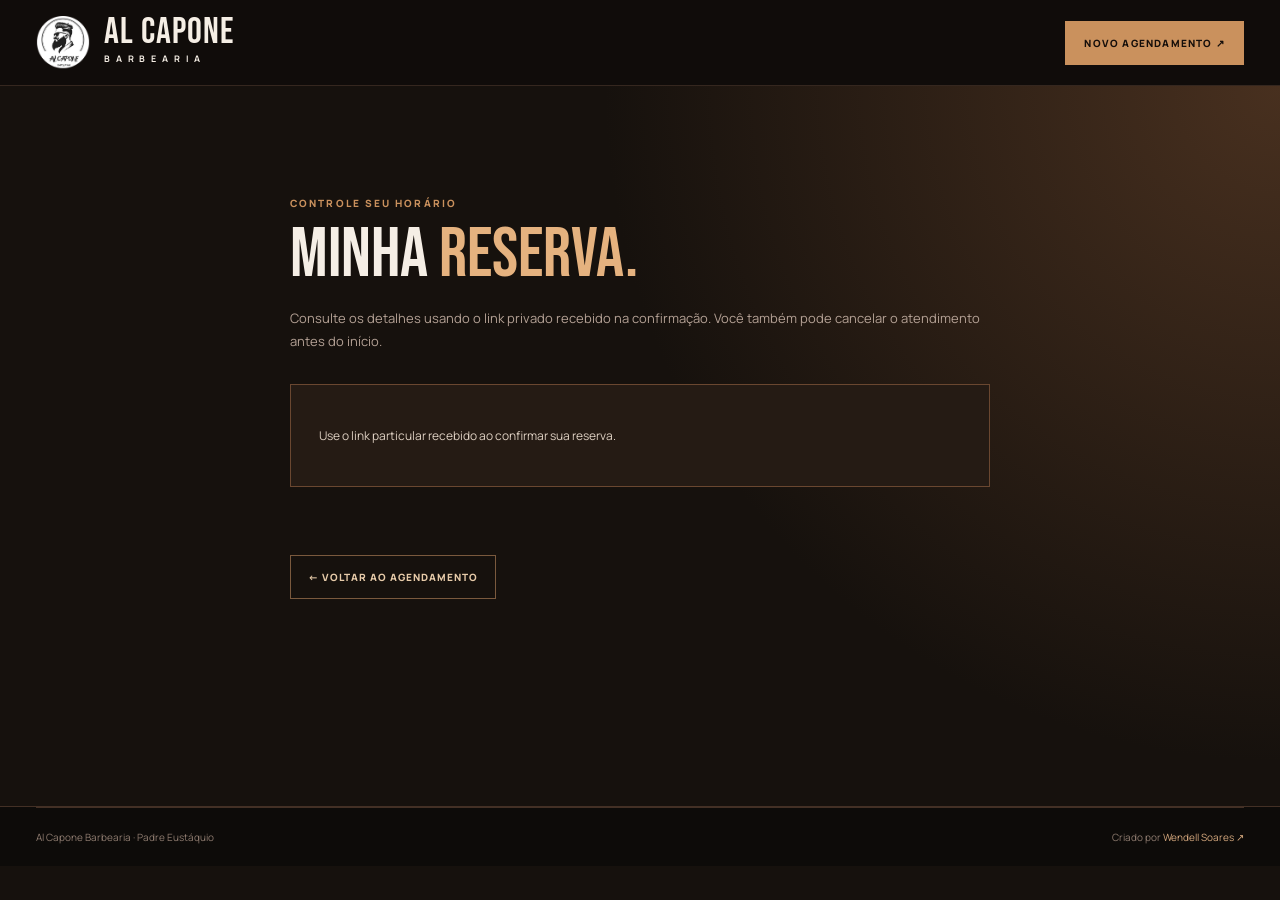
<file: agendamento/minha.html>
<!doctype html><html lang="pt-BR"><head><meta charset="utf-8"><meta name="viewport" content="width=device-width,initial-scale=1"><title>Minha reserva | Al Capone Barbearia</title><link rel="preconnect" href="https://fonts.googleapis.com"><link href="https://fonts.googleapis.com/css2?family=Bebas+Neue&family=Manrope:wght@400;500;600;700;800&display=swap" rel="stylesheet"><link rel="stylesheet" href="style.css"></head><body>
<header class="topbar"><div class="wrap topbar-inner"><a href="index.html" class="brand"><img src="assets/logo.png" alt="Al Capone" width="56" height="56"><span>AL CAPONE <small>BARBEARIA</small></span></a><a href="index.html" class="top-cta">NOVO AGENDAMENTO ↗</a></div></header>
<main class="my-page"><div class="wrap narrow"><p class="micro">CONTROLE SEU HORÁRIO</p><h1>MINHA <em>RESERVA.</em></h1><p>Consulte os detalhes usando o link privado recebido na confirmação. Você também pode cancelar o atendimento antes do início.</p><div class="my-card" id="myCard"><p>Carregando sua reserva...</p></div><p id="myMsg" class="notice"></p><a href="index.html" class="action-secondary inline-link">← VOLTAR AO AGENDAMENTO</a></div></main>
<footer class="site-footer"><div class="wrap footer-small"><span>Al Capone Barbearia · Padre Eustáquio</span><span>Criado por <a href="https://wendellsoares.jor.br" target="_blank" rel="noopener noreferrer">Wendell Soares ↗</a></span></div></footer><script src="minha.js" defer></script></body></html>
</file>
<file: css/alcapone.css>
/*
 * BARBEARIA AL CAPONE — protótipo one-page
 * Paleta, tipografia e direção visual inspiradas no pacote Blaxcut enviado.
 * Variáveis para futura personalização: --accent, --ink, --cream, --display.
 */
:root{
  --ink:#0d0d0d; --ink2:#151515; --ink3:#1d1b19; --ink4:#24211f;
  --accent:#cf814d; --accent-light:#e6ad80; --accent-dark:#965731;
  --cream:#f2eae2; --muted:#a59d97; --rule:rgba(255,255,255,.13);
  --display:'Bebas Neue','Liberation Sans Narrow','Nimbus Sans Narrow',Impact,sans-serif;
  --body:'Manrope',Arial,sans-serif;
  --container:1210px; --header-height:88px;
}
*,*::before,*::after{box-sizing:border-box}
html{scroll-behavior:smooth;scroll-padding-top:var(--header-height);overflow-x:clip}
body{margin:0;overflow-x:hidden;background:var(--ink);color:var(--cream);font:400 15px/1.8 var(--body);-webkit-font-smoothing:antialiased}
body.menu-open{overflow:hidden}
::selection{background:var(--accent);color:#0e0e0e}
a{text-decoration:none;color:inherit}button,input,select{font:inherit}button{cursor:pointer}img{display:block;width:100%;height:auto}h1,h2,h3,h4,p,figure{margin:0}ul{margin:0;padding:0}button:focus-visible,a:focus-visible,input:focus-visible,select:focus-visible{outline:2px solid var(--accent-light);outline-offset:4px}
.container{width:min(var(--container),calc(100% - 88px));margin-inline:auto}.section{position:relative;padding:120px 0}.skip-link{position:fixed;z-index:200;top:-75px;left:20px;background:var(--accent);color:#111;padding:12px 18px}.skip-link:focus{top:12px}
.reading-progress{height:3px;width:0;background:var(--accent);position:fixed;z-index:120;top:0;left:0;pointer-events:none}
/* Header */
.site-header{position:fixed;z-index:110;top:0;left:0;width:100%;height:var(--header-height);border-bottom:1px solid rgba(255,255,255,.13);background:linear-gradient(180deg,rgba(6,6,6,.83),rgba(8,8,8,.08));transition:background .3s ease,box-shadow .3s ease,height .3s ease}
.site-header.has-scrolled{background:rgba(12,12,12,.97);box-shadow:0 12px 35px rgba(0,0,0,.2);height:76px}
.header-inner{height:100%;display:flex;align-items:center;gap:36px}.brand{flex:0 0 auto;display:flex;gap:12px;align-items:center;line-height:.8;white-space:nowrap}.brand-mark{font-size:28px;color:var(--accent);font-weight:400}.brand-name{font:400 30px/.81 var(--display);letter-spacing:1.9px}.brand-name small{display:block;margin-top:7px;text-align:center;font:700 9px/1.2 var(--body);letter-spacing:6px;color:var(--accent)}
.desktop-nav{display:flex;align-items:center;justify-content:center;gap:27px;flex:1;white-space:nowrap}.desktop-nav a{position:relative;padding:8px 0;color:#ece3db;font-size:10px;font-weight:800;text-transform:uppercase;letter-spacing:1.5px;transition:color .2s}.desktop-nav a::after{content:'';height:1px;position:absolute;left:0;right:100%;bottom:3px;background:var(--accent);transition:right .25s}.desktop-nav a:hover,.desktop-nav a.is-active{color:var(--accent-light)}.desktop-nav a:hover::after,.desktop-nav a.is-active::after{right:0}
.button{display:inline-flex;align-items:center;justify-content:center;gap:28px;border:1px solid var(--accent);border-radius:0;background:var(--accent);padding:15px 25px;min-height:56px;color:#15110d;font-size:11px;font-weight:800;line-height:1.2;letter-spacing:1.4px;text-transform:uppercase;white-space:nowrap;transition:background .25s,color .25s,transform .25s,border-color .25s}.button span{font-size:18px;line-height:1;transition:transform .25s}.button:hover{background:var(--accent-light);border-color:var(--accent-light);transform:translateY(-2px)}.button:hover span{transform:translate(2px,-2px)}.button-small{min-height:42px;padding:11px 19px;gap:16px;font-size:10px}.button-outline{background:transparent;border-color:rgba(255,255,255,.48);color:#f7f0e8}.button-outline:hover{color:#101010}
.menu-toggle{display:none;width:42px;height:42px;border:1px solid rgba(255,255,255,.2);background:transparent;padding:10px}.menu-toggle span{display:block;height:2px;background:var(--cream);margin:5px 0;transition:transform .2s,opacity .2s}.menu-toggle[aria-expanded=true] span:first-child{transform:translateY(7px) rotate(45deg)}.menu-toggle[aria-expanded=true] span:nth-child(2){opacity:0}.menu-toggle[aria-expanded=true] span:last-child{transform:translateY(-7px) rotate(-45deg)}.mobile-nav{display:none}
/* Hero */
.hero{height:min(930px,100svh);min-height:680px;position:relative;display:flex;align-items:center;overflow:hidden;background:#16110f url('../images/alcapone/ambiente-fundo.webp') center/cover no-repeat}.hero-video{position:absolute;inset:0;width:100%;height:100%;object-fit:cover;opacity:.38;filter:grayscale(.25) contrast(1.12)}.hero-shade{position:absolute;inset:0;background:linear-gradient(90deg,rgba(0,0,0,.94) 0%,rgba(0,0,0,.87) 34%,rgba(0,0,0,.4) 70%,rgba(0,0,0,.57)),linear-gradient(0deg,rgba(5,5,5,.87),transparent 32%,rgba(0,0,0,.23))}.hero-outline{pointer-events:none;position:absolute;left:50%;top:46%;transform:translate(-50%,-50%);font:400 clamp(150px,25vw,380px)/.8 var(--display);letter-spacing:-7px;white-space:nowrap;color:transparent;-webkit-text-stroke:1px rgba(255,255,255,.07);opacity:.74}.hero-inner{position:relative;z-index:2;padding-top:90px;padding-bottom:70px}.hero-content{max-width:850px}.eyebrow,.section-kicker,.micro-label{font-weight:800;letter-spacing:2.6px;text-transform:uppercase;color:var(--accent);font-size:11px}.eyebrow{display:flex;gap:14px;align-items:center;margin-bottom:22px;flex-wrap:wrap}.eyebrow-rule{width:36px;height:2px;background:var(--accent)}.eyebrow-star{margin-inline:2px;font-size:11px}.hero h1{font:400 clamp(75px,9.2vw,138px)/.85 var(--display);letter-spacing:.4px;text-transform:uppercase;text-shadow:0 5px 20px rgba(0,0,0,.09)}em{font-style:normal;color:var(--accent)}.hero-copy{max-width:515px;color:#ddd0c5;font-size:15px;line-height:1.95;margin-top:30px}.hero-actions{display:flex;gap:14px;flex-wrap:wrap;margin-top:34px}.hero-stamp{position:absolute;right:22px;top:54%;transform:translateY(-50%) rotate(10deg);width:160px;height:160px;border:1px solid rgba(207,129,77,.5);border-radius:50%;display:flex;flex-direction:column;align-items:center;justify-content:center;text-align:center;color:var(--accent);background:rgba(12,12,12,.2);opacity:.9}.hero-stamp::after{content:'';position:absolute;inset:8px;border:1px dashed rgba(207,129,77,.35);border-radius:50%}.hero-stamp span{font:400 37px/.76 var(--display);letter-spacing:1px}.hero-stamp small{font:700 8px/1.5 var(--body);letter-spacing:1.4px;margin-top:9px}.scroll-cue{position:absolute;z-index:2;bottom:35px;left:max(calc((100vw - var(--container))/2),44px);display:flex;align-items:center;gap:17px;font-size:9px;font-weight:800;letter-spacing:2px;color:#b9aaa0;transition:color .2s}.scroll-cue:hover{color:var(--accent)}.scroll-line{height:1px;width:42px;background:var(--accent)}.hero-index{position:absolute;right:52px;bottom:34px;color:var(--accent);font-size:11px;letter-spacing:2.5px;font-weight:800}
/* Marquee */
.marquee-band{background:var(--accent);border-block:1px solid #d89466;overflow:hidden;height:68px;display:flex;align-items:center;color:#16110e}.marquee-track{display:flex;gap:42px;width:max-content;animation:marquee 32s linear infinite}.marquee-track span{flex:0 0 auto;white-space:nowrap;font:400 38px/1 var(--display);letter-spacing:3px}.marquee-track b{font:400 25px var(--body);margin:0 20px;vertical-align:middle}@keyframes marquee{to{transform:translateX(-33.3333%)}}
/* Shared headings */
.section-kicker{margin-bottom:18px}.section-kicker span{display:inline-flex;align-items:center;gap:12px}.section-kicker span::before{content:'';display:inline-block;width:29px;height:1px;background:var(--accent)}.section-title{font:400 clamp(56px,6.4vw,94px)/.92 var(--display);letter-spacing:.5px;text-transform:uppercase;color:var(--cream)}.section-heading{display:flex;align-items:end;justify-content:space-between;gap:40px;margin-bottom:52px}.section-intro,.section-heading>p:last-child{max-width:330px;color:var(--muted);font-size:14px;line-height:1.85}.section-heading.centered{display:block;text-align:center}.section-heading.centered>p:last-child{max-width:520px;margin:18px auto 0}.small-rule{height:2px;width:53px;background:var(--accent);margin-block:30px}.text-link{display:inline-flex;align-items:center;gap:25px;margin-top:24px;font-weight:800;font-size:11px;letter-spacing:1.6px;color:var(--accent);transition:gap .3s,color .3s}.text-link:hover{color:var(--accent-light);gap:35px}.text-link span{font-size:19px}.content-note{margin-top:24px;font-size:10px;color:#81776f;letter-spacing:.2px}
/* About */
.about-section{background:var(--ink);overflow:hidden}.about-grid{display:grid;grid-template-columns:1.04fr 1fr;gap:clamp(60px,8vw,140px);align-items:center}.about-visual{height:610px;position:relative;padding:12px 80px 60px 0}.about-frame{position:absolute;overflow:hidden;background:#2c2928}.about-frame img{height:100%;object-fit:cover;filter:saturate(.72);transition:transform .8s}.about-frame:hover img{transform:scale(1.05)}.about-frame-main{top:0;left:0;right:80px;bottom:60px}.about-frame-secondary{width:50%;height:43%;bottom:0;right:0;border:9px solid var(--ink)}.about-frame-main::before{position:absolute;content:'';z-index:1;inset:0;border:1px solid rgba(207,129,77,.28);pointer-events:none}.image-label{position:absolute;bottom:14px;left:16px;z-index:2;color:#e9ded4;background:rgba(0,0,0,.48);padding:4px 8px;font-size:8px;letter-spacing:1.4px}.about-visual-caption{position:absolute;top:3%;right:51px;writing-mode:vertical-rl;font-size:9px;color:var(--accent);letter-spacing:2px;font-weight:800}.about-text .section-title{font-size:clamp(62px,6vw,91px)}.about-text>p:not(.section-kicker):not(.content-note){color:#ada49d;font-size:14px;line-height:2.05;margin-top:16px;max-width:480px}
/* Services */
.services-section{background:#171614;background-image:radial-gradient(ellipse at 8% 18%,rgba(207,129,77,.07),transparent 45%)}.service-grid{display:grid;grid-template-columns:repeat(4,minmax(0,1fr));gap:22px}.service-card{min-width:0}.service-photo{height:335px;position:relative;overflow:hidden;background:#272321}.service-photo::after{content:'';position:absolute;inset:0;background:linear-gradient(0deg,rgba(0,0,0,.25),transparent 58%);pointer-events:none}.service-photo img{height:100%;object-fit:cover;filter:saturate(.64);transition:transform .7s,filter .7s}.service-card:hover .service-photo img{transform:scale(1.09);filter:saturate(.9)}.service-no{position:absolute;z-index:2;top:16px;left:16px;color:#f3e3d7;font:400 32px/1 var(--display);text-shadow:0 0 10px #000}.service-meta{display:flex;gap:5px;align-items:center;justify-content:space-between;padding-top:22px}.service-meta h3{font:400 29px/1.1 var(--display);letter-spacing:.3px}.service-meta p{color:var(--muted);font-size:11px;margin-top:7px}.round-arrow{flex:0 0 auto;width:42px;height:42px;border:1px solid rgba(207,129,77,.6);border-radius:50%;background:transparent;color:var(--accent);font-size:21px;transition:background .25s,color .25s,transform .25s}.round-arrow:hover{background:var(--accent);color:#121212;transform:rotate(45deg)}
/* Inspiration slider */
.styles-section{padding:110px 0 92px;background:#0d0d0d;overflow:hidden}.styles-header{display:flex;justify-content:space-between;align-items:end;gap:30px;margin-bottom:38px}.styles-header .section-title{font-size:clamp(50px,5vw,77px)}.slider-controls{display:flex;gap:10px;padding-bottom:7px}.slider-controls button{width:48px;height:48px;border:1px solid #5e5045;background:transparent;color:#fff;font-size:24px;transition:.25s}.slider-controls button:hover{background:var(--accent);color:#151515;border-color:var(--accent)}.styles-track{padding-left:max(calc((100vw - var(--container))/2),44px);padding-right:44px;display:flex;gap:19px;overflow-x:auto;scroll-snap-type:x mandatory;scrollbar-width:thin;scrollbar-color:#473325 transparent;overscroll-behavior-inline:contain}.styles-track::-webkit-scrollbar{height:5px}.styles-track::-webkit-scrollbar-thumb{background:#473325}.style-item{flex:0 0 clamp(210px,23vw,325px);position:relative;scroll-snap-align:start;overflow:hidden;background:#161616}.style-item img{width:100%;height:370px;object-fit:cover;filter:grayscale(.28) saturate(.7);transition:transform .6s,filter .6s}.style-item:hover img{transform:scale(1.05);filter:grayscale(0) saturate(1)}.style-item figcaption{position:absolute;bottom:0;left:0;right:0;display:flex;align-items:baseline;gap:15px;background:linear-gradient(0deg,rgba(0,0,0,.9),transparent);padding:35px 19px 15px;color:var(--accent);font:400 18px var(--display)}.style-item figcaption strong{font:400 31px var(--display);color:#fff}.styles-section .content-note{margin-top:18px}
/* Pricing */
.prices-section{background:#161412 none center/cover;background-blend-mode:multiply}.prices-layout{display:grid;grid-template-columns:.78fr 1.22fr;min-height:530px;box-shadow:0 25px 70px rgba(0,0,0,.16)}.price-photo{position:relative;overflow:hidden;min-height:525px}.price-photo img{height:100%;object-fit:cover;filter:grayscale(.25) brightness(.77)}.photo-vertical{position:absolute;bottom:34px;left:28px;writing-mode:vertical-rl;transform:rotate(180deg);font-size:9px;letter-spacing:2.2px;color:#fff;font-weight:800}.price-panel{padding:50px 52px;background:#211d1a;border:1px solid rgba(207,129,77,.29)}.price-panel-top{display:flex;justify-content:space-between;align-items:center;gap:12px;padding-bottom:16px;border-bottom:1px solid rgba(255,255,255,.15)}.price-panel-top h3{font:400 32px var(--display)}.price-panel-top span{font-size:9px;color:var(--accent);font-weight:800;letter-spacing:1.5px}.price-list{margin-top:2px}.price-row{display:flex;align-items:center;justify-content:space-between;gap:20px;padding:16px 0;border-bottom:1px dashed rgba(255,255,255,.16)}.price-row h4{font:400 25px/1.1 var(--display)}.price-row p{margin-top:2px;color:#9e9690;font-size:11px}.price-row>span{font:400 28px/1 var(--display);color:var(--accent);white-space:nowrap}.price-disclaimer{color:#817973;font-size:10px;margin-top:16px;line-height:1.6}.price-panel .text-link{margin-top:20px}
/* Plans */
.subscriptions-section{background:#0e0e0e}.plan-grid{display:grid;grid-template-columns:repeat(3,minmax(0,1fr));gap:22px;margin-top:65px}.plan-card{position:relative;display:flex;flex-direction:column;min-height:495px;padding:37px 34px 34px;border:1px solid rgba(255,255,255,.15);background:linear-gradient(155deg,#201e1c,#141313);transition:transform .25s,border-color .25s,box-shadow .25s}.plan-card:hover{transform:translateY(-7px);border-color:rgba(207,129,77,.55)}.plan-card.is-featured{background:linear-gradient(155deg,#32241d,#1f1916 65%);border-color:var(--accent);box-shadow:0 0 0 1px rgba(207,129,77,.1)}.plan-badge{position:absolute;top:-18px;left:50%;transform:translateX(-50%);white-space:nowrap;background:var(--accent);color:#18120e;font-size:9px;letter-spacing:1.5px;font-weight:800;padding:8px 18px}.plan-ordinal{color:var(--accent);font-size:9px;font-weight:800;letter-spacing:2px}.plan-card h3{font:400 52px/.95 var(--display);margin-top:22px}.plan-description{font-size:12px;line-height:1.7;color:#b6a9a0;margin-top:10px;max-width:270px}.plan-price{display:flex;gap:9px;align-items:end;margin-top:30px;color:var(--accent)}.plan-price span{font:400 64px/.8 var(--display)}.plan-price small{font-size:11px;letter-spacing:1.5px;margin-bottom:4px}.plan-divider{height:1px;background:rgba(255,255,255,.14);margin:29px 0 23px}.plan-card ul{list-style:none;margin-bottom:35px}.plan-card li{font-size:12px;color:#c1b6af;margin:9px 0;display:flex;align-items:center;gap:12px}.plan-card li::before{content:'✦';color:var(--accent);font-size:11px}.plan-card .button{width:100%;min-height:50px;margin-top:auto;justify-content:space-between;padding:14px 19px}.centered-note{text-align:center}
/* Booking */
.booking-section{background:#171311 url('../images/alcapone/ambiente-fundo.webp') center/cover;isolation:isolate}.booking-overlay{position:absolute;inset:0;background:rgba(10,9,9,.79);z-index:-1}.booking-grid{display:grid;grid-template-columns:.88fr 1.12fr;gap:clamp(50px,8vw,110px);align-items:center}.booking-intro .section-title{font-size:clamp(66px,6.2vw,104px)}.booking-intro>p:not(.section-kicker){color:#c2b5a8;max-width:410px;margin-top:28px;font-size:14px;line-height:2}.booking-deco{font-size:100px;line-height:1;color:rgba(207,129,77,.35);margin-top:22px}.booking-card{background:#211d19;border:1px solid rgba(207,129,77,.5);padding:35px 36px 30px;box-shadow:0 24px 75px rgba(0,0,0,.25)}.booking-card-head{display:flex;justify-content:space-between;gap:12px;align-items:center;margin-bottom:27px}.micro-label{font-size:9px}.booking-card-head h3{margin-top:7px;font:400 38px/1 var(--display)}.booking-step{font:400 26px var(--display);color:var(--accent)}.booking-step span{color:#746b65}.form-grid{display:grid;grid-template-columns:1fr 1fr;gap:21px 17px}.field{display:flex;flex-direction:column;min-width:0}.field-full{grid-column:1/-1}.field>span{font-size:9px;font-weight:800;letter-spacing:1.4px;color:#ddd0c6;margin-bottom:9px}.field input,.field select{appearance:none;border:1px solid #514238;border-radius:0;outline-offset:2px;background:#141210;color:#f6f0eb;width:100%;height:48px;padding:11px 12px;font-size:12px;min-width:0}.field select{padding-right:26px;background-image:url("data:image/svg+xml,%3Csvg xmlns='http://www.w3.org/2000/svg' width='10' height='6'%3E%3Cpath d='M1 1l4 4 4-4' fill='none' stroke='%23cf814d' stroke-width='1.5'/%3E%3C/svg%3E");background-repeat:no-repeat;background-position:right 12px center}.field select:invalid{color:#b6a59b}.field select option{color:#e7ded5;background:#141210}.field input::placeholder{color:#81766f}.field input[type=date]{color-scheme:dark}.booking-submit{width:100%;margin-top:26px;justify-content:space-between}.booking-notice{font-size:10px;color:#978981;text-align:center;line-height:1.7;margin-top:15px}.booking-result{background:#15120f;border-left:3px solid var(--accent);margin-top:24px;padding:18px 16px}.booking-result strong{font-size:11px;letter-spacing:1px;color:var(--accent)}.booking-result pre{white-space:pre-wrap;overflow-wrap:anywhere;color:#d7cec5;font:500 12px/1.75 var(--body);margin:14px 0}.booking-result .copy-button{padding:9px 13px;color:var(--accent);font-weight:800;letter-spacing:1px;font-size:10px;background:transparent;border:1px solid var(--accent)}.booking-result p{font-size:10px;color:#a69a91;margin-top:10px}
/* Contact */
.contact-section{background:#111}.contact-grid{display:grid;grid-template-columns:.83fr 1.17fr;gap:70px}.contact-info{padding:8px 0 10px}.contact-item{display:flex;gap:22px;padding:0 0 28px;margin-bottom:24px;border-bottom:1px solid var(--rule)}.contact-icon{width:44px;height:44px;border:1px solid rgba(207,129,77,.38);display:grid;place-items:center;color:var(--accent);flex:0 0 auto;font-size:23px}.contact-item h3{font:400 26px var(--display);letter-spacing:.4px;margin:0 0 5px}.contact-item p{font-size:13px;color:#a8a09a;line-height:1.8}.contact-info .button{margin-top:5px}.map-placeholder{min-height:405px;border:1px solid #493529;position:relative;display:grid;place-items:center;overflow:hidden;background:radial-gradient(ellipse at 50% 65%,rgba(207,129,77,.15),transparent 40%),#1d1916}.map-grid{position:absolute;inset:-20%;opacity:.5;background-image:linear-gradient(34deg,transparent 46%,rgba(207,129,77,.15) 46%,rgba(207,129,77,.15) 47%,transparent 47%),linear-gradient(-38deg,transparent 49%,rgba(207,129,77,.14) 49%,rgba(207,129,77,.14) 50%,transparent 50%),linear-gradient(rgba(207,129,77,.07) 1px,transparent 1px),linear-gradient(90deg,rgba(207,129,77,.07) 1px,transparent 1px);background-size:310px 310px,230px 230px,39px 39px,39px 39px;transform:rotate(-9deg)}.map-content{z-index:1;text-align:center;padding:25px}.map-pin{font:400 68px/.8 var(--display);color:var(--accent)}.map-content h3{font:400 44px/1.1 var(--display);margin-top:14px}.map-content p{color:#aa9d92;font-size:12px;margin:10px 0 27px}.map-coming{font-size:9px;letter-spacing:2px;font-weight:800;color:var(--accent);border:1px solid rgba(207,129,77,.3);padding:10px 15px}.map-cross{position:absolute;color:#9a6c4d}.map-cross-a{left:15%;top:15%;font-size:42px}.map-cross-b{right:13%;bottom:12%;font-size:26px}
/* Footer */
.site-footer{background:#080808;border-top:1px solid rgba(207,129,77,.2)}.footer-top{display:flex;align-items:center;justify-content:space-between;gap:30px;padding:90px 0;border-bottom:1px solid var(--rule)}.footer-top h2{font:400 clamp(60px,8vw,126px)/.83 var(--display)}.footer-top-link{width:70px;height:70px;border:1px solid var(--accent);border-radius:50%;display:grid;place-items:center;color:var(--accent);font-size:30px;transition:.3s}.footer-top-link:hover{background:var(--accent);color:#111;transform:translateY(-5px)}.footer-bottom{display:flex;align-items:center;justify-content:space-between;gap:25px;min-height:128px}.footer-brand{font:400 31px/1 var(--display);white-space:nowrap}.footer-brand span{display:block;color:var(--accent);font:800 9px var(--body);letter-spacing:4px;text-align:center;margin-top:4px}.footer-bottom p{font-size:11px;color:#89827e}.footer-signature{font-size:10px;font-weight:800;letter-spacing:1.7px;color:#a1806c}
/* Reveal */
.will-reveal{opacity:0;transform:translateY(34px);transition:opacity .75s ease,transform .75s cubic-bezier(.19,1,.22,1)}.will-reveal.is-visible{opacity:1;transform:translateY(0)}.service-grid [data-reveal]:nth-child(2),.plan-grid [data-reveal]:nth-child(2){transition-delay:.12s}.service-grid [data-reveal]:nth-child(3),.plan-grid [data-reveal]:nth-child(3){transition-delay:.2s}.service-grid [data-reveal]:nth-child(4){transition-delay:.28s}
@media (max-width:1240px){.desktop-nav{gap:17px}.desktop-nav a{font-size:9px;letter-spacing:1px}.header-inner{gap:24px}.brand-name{font-size:27px}.hero-stamp{right:5px;opacity:.6}.service-photo{height:300px}.about-grid{gap:65px}}
@media (max-width:1050px){.container{width:calc(100% - 56px)}.desktop-nav{gap:13px}.header-inner{gap:15px}.header-cta{padding:10px 14px}.service-grid{gap:15px}.service-photo{height:270px}.service-meta h3{font-size:25px}.about-visual{height:540px;padding-right:50px}.about-frame-main{right:50px}.contact-grid{gap:35px}.hero-stamp{display:none}}
@media (max-width:980px){:root{--header-height:77px}.site-header,.site-header.has-scrolled{height:77px;background:rgba(10,10,10,.94)}.header-inner{justify-content:space-between}.desktop-nav{display:none}.header-cta{margin-left:auto}.menu-toggle{display:block}.mobile-nav{display:flex;flex-direction:column;gap:0;position:absolute;top:77px;left:0;right:0;max-height:calc(100svh - 77px);overflow-y:auto;padding:10px 28px 30px;background:#151210;border-bottom:1px solid var(--accent);transform:translateY(-15px);opacity:0;visibility:hidden;pointer-events:none;transition:opacity .25s,transform .25s,visibility .25s}.mobile-nav.is-open{opacity:1;visibility:visible;pointer-events:auto;transform:translateY(0)}.mobile-nav a{padding:15px 2px;border-bottom:1px solid #38312c;font:400 28px var(--display)}.hero h1{font-size:clamp(73px,10.8vw,118px)}.about-grid{grid-template-columns:.95fr 1fr;gap:40px}.about-text .section-title{font-size:clamp(55px,6.5vw,77px)}.section{padding-block:96px}.service-grid{grid-template-columns:repeat(2,minmax(0,1fr));gap:34px 22px}.service-photo{height:370px}.style-item{flex-basis:270px}.booking-grid{grid-template-columns:1fr;gap:40px}.booking-intro .section-title{font-size:80px}.booking-deco{display:none}.booking-intro>p:not(.section-kicker){max-width:600px}.booking-card{max-width:730px}.plan-card{padding:29px 22px}.plan-card h3{font-size:44px}.plan-price span{font-size:55px}}
@media (max-width:760px){.container{width:calc(100% - 40px)}.hero{min-height:675px;height:90svh}.hero-inner{padding-top:65px}.hero h1{font-size:clamp(68px,12vw,92px)}.hero-copy{max-width:440px}.hero-actions{gap:10px}.scroll-cue{left:20px;bottom:27px}.hero-index{right:20px;bottom:24px}.section-title{font-size:clamp(57px,10vw,78px)}.section-heading{display:block;margin-bottom:37px}.section-intro,.section-heading>p:last-child{margin-top:13px;max-width:500px}.about-grid{grid-template-columns:1fr;gap:55px}.about-visual{height:520px;max-width:620px}.about-text{max-width:620px}.service-photo{height:340px}.styles-track{padding-left:20px;padding-right:20px}.prices-layout{grid-template-columns:1fr}.price-photo{min-height:300px;height:300px}.price-panel{padding:35px 30px}.plan-grid{grid-template-columns:1fr;margin-top:55px}.plan-card{min-height:0;padding:36px 35px}.plan-card h3{font-size:54px}.plan-card .button{margin-top:0}.plan-card ul{margin-bottom:29px}.contact-grid{grid-template-columns:1fr}.footer-top{padding:70px 0}.footer-bottom{padding:30px 0;min-height:unset;flex-wrap:wrap}.footer-bottom p{order:3;flex-basis:100%}}
@media (max-width:530px){.header-inner{gap:8px}.brand{gap:7px}.brand-mark{font-size:20px}.brand-name{font-size:24px}.brand-name small{font-size:7px;letter-spacing:5px}.header-cta{display:none}.hero{min-height:630px;height:90svh}.hero-shade{background:linear-gradient(90deg,rgba(0,0,0,.91),rgba(0,0,0,.62)),linear-gradient(0deg,rgba(0,0,0,.8),transparent 40%)}.hero h1{font-size:clamp(59px,14vw,75px)}.hero-copy{font-size:13px;line-height:1.8;margin-top:24px}.eyebrow{font-size:9px;letter-spacing:1.3px;gap:8px}.eyebrow-rule{width:20px}.hero-actions{flex-direction:column;align-items:flex-start}.hero-actions .button{min-height:48px;width:100%;max-width:300px;justify-content:space-between}.hero-index{display:none}.marquee-band{height:52px}.marquee-track span{font-size:30px}.marquee-track b{font-size:17px}.section{padding:75px 0}.section-kicker{font-size:10px}.section-title{font-size:clamp(53px,11vw,70px)}.about-visual{height:370px;padding-right:35px;padding-bottom:38px}.about-frame-main{right:35px;bottom:38px}.about-frame-secondary{border-width:6px}.about-visual-caption{right:18px}.about-text .section-title{font-size:clamp(58px,11vw,72px)}.service-grid{grid-template-columns:1fr;gap:30px}.service-photo{height:390px}.service-meta h3{font-size:29px}.styles-section{padding:75px 0 65px}.styles-header{display:block}.styles-header .section-title{font-size:clamp(49px,10vw,65px)}.slider-controls{margin-top:20px}.style-item{flex-basis:245px}.style-item img{height:325px}.price-panel{padding:28px 20px}.price-panel-top h3{font-size:27px}.price-panel-top span{font-size:8px}.price-row h4{font-size:23px}.price-row>span{font-size:25px}.booking-intro .section-title{font-size:clamp(63px,12vw,80px)}.booking-card{padding:27px 20px}.booking-card-head h3{font-size:33px}.form-grid{grid-template-columns:1fr}.field-full{grid-column:auto}.booking-card .booking-submit{font-size:10px;letter-spacing:.6px}.contact-grid{gap:24px}.map-placeholder{min-height:340px}.footer-top h2{font-size:clamp(57px,12vw,88px)}.footer-top-link{width:49px;height:49px;flex:0 0 auto}.footer-signature{font-size:9px}}
@media (max-width:375px){.hero h1{font-size:49px}.hero-copy{font-size:12px}.hero{min-height:650px}.brand-name{font-size:22px}.style-item{flex-basis:220px}.style-item img{height:290px}}
@media (prefers-reduced-motion: reduce){html{scroll-behavior:auto}.marquee-track{animation:none}.will-reveal{opacity:1!important;transform:none!important;transition:none!important}*,*::before,*::after{scroll-behavior:auto!important;transition-duration:.01ms!important;animation-duration:.01ms!important;animation-iteration-count:1!important}}


/* V2 – Conteúdo e conversão com valores informados em 13/11/2026 */
.hero-proof{display:flex;gap:0;flex-wrap:wrap;margin-top:36px;max-width:550px;border-top:1px solid rgba(255,255,255,.22);padding-top:17px}
.hero-proof>span{display:flex;flex-direction:column;min-width:150px;padding:0 23px 0 0;margin:0 18px 10px 0;border-right:1px solid rgba(255,255,255,.15)}
.hero-proof>span:last-child{border:0;margin-right:0}
.hero-proof strong{font:400 28px/1.1 var(--display);color:var(--accent-light)}
.hero-proof small{font-size:9px;letter-spacing:.5px;text-transform:uppercase;color:#b9aea5;margin-top:3px}
.about-benefits{display:flex;flex-wrap:wrap;gap:9px;margin-top:22px;max-width:470px}
.about-benefits span{font-size:10px;letter-spacing:.3px;color:#d4c6bb;border:1px solid rgba(207,129,77,.25);padding:6px 9px}
.service-tag{display:block;color:var(--accent-light);font-size:10px;letter-spacing:.5px;font-weight:700;margin-top:9px}
.service-meta>div{min-width:0}.services-all{margin-top:38px}
.price-row>span{font-size:clamp(17px,2vw,26px);text-align:right;white-space:normal;min-width:105px}
.price-row h4{font-size:clamp(19px,2vw,24px)}
.price-panel-top span{text-align:right}
.price-photo{align-self:stretch}.price-photo img{position:absolute;inset:0}
.other-plans{border:1px solid rgba(207,129,77,.28);margin-top:55px;padding:35px;background:#171412}
.other-plans-head{margin-bottom:24px}.other-plans-head .section-kicker{margin-bottom:7px}
.other-plans-head h3{font:400 clamp(39px,4.6vw,63px)/1 var(--display)}
.other-plans-head p:not(.section-kicker){font-size:12px;color:#a99a90;margin-top:8px}
.other-plan{display:flex;justify-content:space-between;gap:22px;align-items:center;padding:19px 0;border-top:1px solid var(--rule)}
.other-plan h4{font:400 32px/1 var(--display);margin:6px 0 3px}.other-plan p{font-size:12px;color:#c9bfb6}
.other-plan>div:last-child{text-align:right}.other-plan strong{display:block;color:#ada099;letter-spacing:.8px;font-size:9px}
.other-plan a{display:inline-flex;gap:15px;color:var(--accent-light);font-size:10px;font-weight:800;letter-spacing:1px;margin-top:8px}
.plan-price span{font-size:clamp(44px,4.3vw,61px)}.plan-card li{align-items:flex-start}.plan-card li::before{flex:0 0 auto}
.terms-details{border-block:1px solid rgba(207,129,77,.28);margin-top:39px;background:rgba(255,255,255,.02)}
.terms-details summary{cursor:pointer;display:flex;align-items:center;justify-content:space-between;gap:15px;list-style:none;padding:18px 2px;color:var(--accent-light);font-weight:800;letter-spacing:1.3px;font-size:11px}
.terms-details summary::-webkit-details-marker{display:none}.terms-details summary span{font-size:25px;transition:transform .2s}
.terms-details[open] summary span{transform:rotate(45deg)}
.terms-content{display:grid;grid-template-columns:1fr 1fr;column-gap:35px;row-gap:9px;padding:0 0 22px;color:#bfb0a7;font-size:12px;line-height:1.8}
.terms-content strong{color:var(--cream)}
.booking-hours{display:flex;align-items:start;gap:15px;border-top:1px solid rgba(207,129,77,.35);padding-top:18px;margin-top:22px;max-width:370px;color:#cabbaf}
.booking-hours strong{font-size:10px;color:var(--accent-light);letter-spacing:1px}
.booking-hours span{font-size:12px;line-height:1.8}
.availability-hint{margin-top:16px;font-size:11px;color:#b6a498;line-height:1.7}
.booking-result .whatsapp-button{display:inline-flex;align-items:center;justify-content:center;min-height:45px;background:var(--accent);color:#14100d;padding:11px 16px;font-size:11px;font-weight:800;letter-spacing:.5px;text-transform:uppercase;margin-top:4px}
.booking-result .copy-button{margin-left:10px}
.contact-inline{display:inline-block;margin-top:8px;color:var(--accent-light);letter-spacing:1.3px;font-size:10px;font-weight:800}
.contact-item a:hover{color:var(--accent-light)}
.contact-amenities{display:flex;flex-wrap:wrap;gap:8px;margin-top:4px}.contact-amenities span{border:1px solid rgba(207,129,77,.34);padding:6px 10px;font-size:10px;color:#dbcdc3}
.payment-note{font-size:10px;letter-spacing:1.4px;line-height:1.6;margin-top:18px;margin-bottom:18px;color:var(--accent-light)}
.map-live{background:#17110f;display:flex;flex-direction:column;align-items:stretch;justify-content:stretch;min-height:500px}
.map-live iframe{position:absolute;inset:0;width:100%;height:100%;border:0;filter:grayscale(.7) sepia(.1) brightness(.8)}
.map-overlay-link{position:absolute;bottom:20px;left:20px;right:20px;text-align:center;background:#171311;color:var(--accent-light);padding:14px 15px;font-size:10px;font-weight:800;letter-spacing:1.4px;border:1px solid var(--accent);z-index:1}
.map-overlay-link:hover{background:var(--accent);color:#111}
.footer-action{margin-top:26px}
@media(max-width:980px){.plan-price span{font-size:clamp(42px,5.7vw,53px)}.hero-proof{margin-top:24px}}
@media(max-width:760px){.terms-content{grid-template-columns:1fr}.map-live{min-height:400px}.other-plans{padding:28px}}
@media(max-width:530px){.hero h1{font-size:clamp(54px,12vw,74px)}.hero-proof>span{min-width:86px;margin-right:6px;padding-right:8px}.hero-proof strong{font-size:23px}.hero-proof small{font-size:8px;line-height:1.5}.hero-proof{margin-top:23px}.other-plan{align-items:flex-start;flex-direction:column;gap:4px}.other-plan>div:last-child{text-align:left}.other-plans{padding:20px}.plan-card{padding:31px 26px}.plan-price span{font-size:50px}.price-row{align-items:flex-start;gap:14px}.price-row>span{font-size:21px;min-width:88px}.booking-result .copy-button{display:block;margin:10px 0 0}.contact-item{gap:13px}}

/* V3: identidade visual real + agendamento oficial AppBarber */
.brand-logo{width:52px;height:52px;object-fit:contain;border-radius:50%;flex:0 0 52px;box-shadow:0 0 0 1px rgba(207,129,77,.38);background:#fff}
.brand-name{font-size:28px}
.hero{background:#1a120e url('../images/alcapone/ambiente-fundo.webp') center center/cover no-repeat}
.hero::before{content:'';position:absolute;inset:-2%;background:url('../images/alcapone/ambiente-fundo.webp') center/cover no-repeat;filter:sepia(.26) saturate(.86) brightness(.71);animation:alcapone-hero-drift 19s ease-in-out infinite alternate;transform-origin:60% 50%;pointer-events:none}
.hero-shade{background:linear-gradient(90deg,rgba(10,7,5,.97) 0%,rgba(13,9,6,.90) 33%,rgba(22,15,10,.36) 79%,rgba(15,10,7,.50)),linear-gradient(0deg,rgba(12,8,6,.89),transparent 42%,rgba(20,12,7,.22))}
@keyframes alcapone-hero-drift { from {transform:scale(1.02) translateX(0)} to {transform:scale(1.10) translateX(-1.2%)} }
.about-frame img,.service-photo img,.style-item img,.team-photo img{filter:sepia(.13) saturate(.75) contrast(1.04)}
.about-frame img:hover,.service-card:hover img,.style-item:hover img,.team-card:hover img{filter:sepia(.08) saturate(.95) contrast(1.04)}
.team-section{background:linear-gradient(160deg,#171310 0%,#0d0c0b 58%,#1b1410 100%);border-top:1px solid rgba(207,129,77,.13);border-bottom:1px solid rgba(207,129,77,.17)}
.team-grid{display:grid;grid-template-columns:repeat(2,minmax(0,1fr));gap:32px;max-width:1000px;margin-inline:auto}
.team-card{overflow:hidden;background:#211a16;border:1px solid rgba(207,129,77,.26);transition:transform .35s,box-shadow .35s}
.team-card:hover{transform:translateY(-6px);box-shadow:0 18px 55px rgba(0,0,0,.32)}
.team-photo{height:500px;position:relative;overflow:hidden;background:#171512}
.team-photo::after{content:'';position:absolute;inset:45% 0 0;background:linear-gradient(0deg,rgba(18,11,8,.68),transparent);pointer-events:none}
.team-photo img{width:100%;height:100%;object-fit:cover;object-position:center 35%;transition:transform .8s,filter .4s}
.team-card:hover .team-photo img{transform:scale(1.055)}
.team-photo-count{position:absolute;left:22px;top:20px;z-index:1;font-size:10px;letter-spacing:2px;font-weight:800;color:#f0d2b6}
.team-info{display:flex;justify-content:space-between;gap:26px;align-items:end;padding:25px 26px 29px}
.team-info h3{font:400 clamp(45px,5.2vw,68px)/.9 var(--display);margin-top:8px}
.team-link{font-size:10px;letter-spacing:1px;color:var(--accent-light);font-weight:800;text-align:right;max-width:155px;line-height:1.5}
.team-link:hover{color:#fff}
.team-guidance{font-size:11px;text-align:center;color:#a99a8c;margin-top:22px}
.prices-section{background:#080808}
.price-photo img{filter:sepia(.15) contrast(1.07) brightness(.75);object-position:center 20%}
.booking-section{background:#17100c url('../images/alcapone/ambiente-fundo.webp') center/cover no-repeat}
.booking-overlay{background:rgba(13,8,5,.86)}
.official-booking .booking-card-head h3{max-width:370px}
.official-steps{display:grid;gap:0;border-top:1px solid rgba(207,129,77,.22);border-bottom:1px solid rgba(207,129,77,.22)}
.official-step{display:flex;gap:20px;padding:20px 0;align-items:start}
.official-step+.official-step{border-top:1px solid rgba(255,255,255,.09)}
.official-number{font:400 34px/1 var(--display);color:var(--accent-light);min-width:35px}
.official-step strong{display:block;font-size:11px;font-weight:800;color:#eee0d3;letter-spacing:1.3px}
.official-step p{color:#ae9e91;font-size:12px;line-height:1.7;margin-top:5px}
.official-booking .booking-submit{margin-top:27px}
.booking-support{display:flex;justify-content:space-between;align-items:center;gap:10px;border-top:1px solid rgba(207,129,77,.2);margin-top:25px;padding-top:18px;font-size:10px;letter-spacing:.6px;font-weight:800}
.booking-support span{color:#ac9989}.booking-support a{color:var(--accent-light)}.booking-support a:hover{color:#fff}
.whatsapp-svg{display:inline-block;flex:0 0 17px;vertical-align:middle;margin-right:4px}
.contact-wa-link{display:inline-flex;align-items:center;flex-wrap:wrap}
.contact-social{border-top:1px solid var(--rule);padding:20px 0;margin-top:10px;display:flex;flex-direction:column;gap:4px}
.contact-social a{color:#e3d4c5;font-size:13px}.contact-social a:hover{color:var(--accent-light)}
.footer-brand{display:flex;align-items:center;gap:13px;font-size:30px}
.footer-logo{width:56px;height:56px;object-fit:contain;border-radius:50%;background:#fff}
.footer-wordmark{display:block;font:400 30px/.88 var(--display)}
.footer-wordmark small{display:block;margin-top:5px;text-align:left;color:var(--accent-light);font:800 9px var(--body);letter-spacing:3px}
.footer-instagram{font-size:10px;font-weight:800;letter-spacing:1.5px;color:var(--accent-light)}.footer-instagram:hover{color:#fff}
.mobile-sticky-booking{display:none}
@media (max-width:1240px){.desktop-nav{gap:14px}.header-inner{gap:16px}.brand-name{font-size:25px}.brand-logo{width:45px;height:45px;flex-basis:45px}}
@media (max-width:980px){.team-photo{height:410px}.brand-logo{width:45px;height:45px;flex-basis:45px}}
@media (max-width:760px){.team-grid{gap:17px}.team-photo{height:380px}.team-info{display:block;padding:22px}.team-link{display:inline-block;margin-top:14px;max-width:unset;text-align:left}.team-section .section-heading{margin-bottom:42px}.booking-section{background-position:60% center}}
@media (max-width:530px){.brand-logo{width:42px;height:42px;flex-basis:42px}.brand-name{font-size:24px}.team-grid{grid-template-columns:1fr;gap:27px;max-width:390px}.team-photo{height:445px}.team-info{display:flex;align-items:end}.team-link{max-width:125px;text-align:right}.team-info h3{font-size:57px}.official-step{gap:12px;padding:18px 0}.official-number{font-size:30px;min-width:31px}.official-step strong{font-size:10px}.official-step p{font-size:11px}.booking-support{flex-direction:column;align-items:flex-start}.site-footer{padding-bottom:66px}.mobile-sticky-booking{position:fixed;z-index:100;bottom:0;left:0;right:0;background:var(--accent);color:#150e0a;min-height:57px;padding:14px 23px;display:flex;align-items:center;justify-content:space-between;font-size:12px;font-weight:800;letter-spacing:1.3px;box-shadow:0 -8px 30px rgba(0,0,0,.5)}.mobile-sticky-booking span:last-child{font-size:22px;line-height:1}.team-info h3{font-size:50px}}
@media (prefers-reduced-motion: reduce){.hero::before{animation:none}}

/* v4: tentativa de agendamento na própria página e créditos */
.booking-link-alternative{margin-top:18px;text-align:center}
.booking-link-alternative a{display:inline-flex;gap:8px;align-items:center;color:var(--accent-light);font-size:10px;font-weight:800;letter-spacing:1px;line-height:1.7;border-bottom:1px solid rgba(230,173,128,.45);padding-bottom:4px;transition:color .2s,border-color .2s}
.booking-link-alternative a:hover{color:#fff;border-color:#fff}
.appbarber-embed{margin-top:52px;border:1px solid rgba(207,129,77,.52);padding:0;background:#16110e;box-shadow:0 24px 76px rgba(0,0,0,.25)}
.appbarber-embed[hidden]{display:none!important}
.appbarber-embed-header{display:flex;align-items:start;justify-content:space-between;gap:24px;padding:26px 30px;background:#201912;border-bottom:1px solid rgba(207,129,77,.27)}
.appbarber-embed-header h3{margin-top:7px;font:400 clamp(32px,4vw,49px)/1 var(--display);letter-spacing:.5px}
.appbarber-embed-header p{font-size:11px;color:#bfada0;line-height:1.7;margin-top:8px;max-width:710px}
.embed-close{flex:0 0 auto;padding:12px 16px;background:transparent;border:1px solid rgba(255,255,255,.25);color:var(--cream);font-size:10px;font-weight:800;letter-spacing:1px;transition:background .2s,border-color .2s}
.embed-close:hover{border-color:var(--accent);background:#35251a}
.embed-close span{font-size:20px;vertical-align:middle;line-height:.6;padding-left:8px}
.appbarber-frame-wrap{background:#f5f3f1;min-height:630px;overflow:hidden}
.appbarber-frame-wrap iframe{display:block;border:0;width:100%;height:min(80svh,850px);min-height:630px;background:#fff}
.appbarber-embed-fallback{display:flex;justify-content:space-between;align-items:center;gap:15px;flex-wrap:wrap;padding:19px 30px;background:#211a15;font-size:11px;line-height:1.5;color:#cfbda9}
.appbarber-embed-fallback a{color:var(--accent-light);font-size:10px;font-weight:800;letter-spacing:1.1px;white-space:nowrap}
.appbarber-embed-fallback a:hover{color:#fff}
.footer-credit{margin:0;padding:16px 0 21px;text-align:center;border-top:1px solid rgba(207,129,77,.18);font-size:11px;letter-spacing:.25px;color:#8f867f}
.footer-credit a{color:#e1c3a5;font-weight:800;transition:color .2s}
.footer-credit a:hover,.footer-credit a:focus-visible{color:#fff;text-decoration:underline;text-underline-offset:4px}
.footer-credit a span{font-size:14px}
@media(max-width:760px){.appbarber-embed{margin-top:36px}.appbarber-embed-header{padding:20px;flex-wrap:wrap}.appbarber-embed-fallback{padding:18px 20px}.appbarber-frame-wrap{min-height:650px}.appbarber-frame-wrap iframe{min-height:650px;height:78svh}}
@media(max-width:530px){.appbarber-embed-header{gap:12px}.appbarber-embed-header h3{font-size:36px}.appbarber-embed-fallback a{white-space:normal}.footer-credit{margin-bottom:0;padding-bottom:24px}}


/* === V5 refinements === */
.hero-video{opacity:.46;filter:sepia(.18) saturate(.78) brightness(.72) contrast(1.04)}
.hero::before{display:none}
.hero-stamp{right:18px;top:53%;transform:translateY(-50%);width:168px;height:168px;border:1px solid rgba(207,129,77,.45);background:radial-gradient(circle at 50% 40%,rgba(255,255,255,.08),rgba(255,255,255,.01) 55%),rgba(7,5,4,.35);backdrop-filter:blur(4px)}
.hero-stamp::after{inset:10px;border-style:solid;border-color:rgba(207,129,77,.18)}
.hero-stamp-logo{width:122px;height:122px;object-fit:contain;filter:drop-shadow(0 8px 18px rgba(0,0,0,.35))}
.about-frame img,.service-photo img,.style-item img,.team-photo img,.price-photo img{filter:sepia(.22) saturate(.74) contrast(1.04) brightness(.93)}
.about-frame img:hover,.service-card:hover img,.style-item:hover img,.team-card:hover img{filter:sepia(.18) saturate(.86) contrast(1.04) brightness(.97)}
.service-card-featured{position:relative;border:1px solid rgba(207,129,77,.32);padding:14px 14px 18px;background:linear-gradient(180deg,rgba(207,129,77,.05),transparent 58%)}
.service-card-featured .service-meta{padding-top:16px}
.service-badge{position:absolute;z-index:2;right:16px;bottom:16px;background:rgba(15,11,9,.82);border:1px solid rgba(207,129,77,.48);padding:8px 10px;color:var(--accent-light);font-size:9px;font-weight:800;letter-spacing:1.4px}
.service-card-featured .service-tag{display:inline-flex;align-items:center;gap:8px;padding:8px 12px;margin-top:12px;border:1px solid rgba(207,129,77,.3);color:var(--accent-light);background:rgba(207,129,77,.06)}
.prices-layout{grid-template-columns:minmax(280px,370px) minmax(0,1fr);gap:24px;align-items:start;min-height:0;box-shadow:none}
.price-aside{display:grid;gap:18px;align-self:start}
.price-photo{min-height:270px;height:270px;border:1px solid rgba(207,129,77,.26)}
.price-panel{padding:38px 40px}
.price-list.compact-grid{display:grid;grid-template-columns:repeat(2,minmax(0,1fr));gap:0 22px;margin-top:10px}
.price-list.compact-grid .price-row{padding:14px 0;min-width:0}
.price-list.compact-grid .price-row:nth-last-child(-n+2){border-bottom:1px dashed rgba(255,255,255,.16)}
.price-row h4{font-size:clamp(18px,1.5vw,22px)}
.price-row p{font-size:11px}
.price-row>span{font-size:clamp(16px,1.4vw,23px);min-width:96px}
.price-featured{border:1px solid rgba(207,129,77,.34);background:linear-gradient(160deg,rgba(207,129,77,.10),rgba(19,16,14,.96) 48%);padding:25px 24px 24px}
.price-featured h3{font:400 clamp(32px,3vw,42px)/.95 var(--display);margin-top:8px;color:#fff}
.price-featured p{font-size:13px;line-height:1.8;color:#cdbeb2;margin-top:14px}
.price-featured-meta{display:flex;align-items:end;justify-content:space-between;gap:12px;margin-top:22px;padding-top:18px;border-top:1px solid rgba(255,255,255,.12)}
.price-featured-meta span{font-size:11px;letter-spacing:1px;text-transform:uppercase;color:#d1c1b4}
.price-featured-meta strong{font:400 36px/.95 var(--display);color:var(--accent-light)}
.price-featured .button{width:100%;margin-top:22px;justify-content:space-between}
.booking-section{background:#130d0a url('../images/alcapone/ambiente-fundo.webp') center/cover no-repeat}
.booking-notice{max-width:520px;margin-inline:auto}
.booking-link-alternative{margin-top:16px}
.booking-link-alternative a{font-size:11px}
.official-booking .booking-submit{margin-top:24px}
@media (max-width:1180px){
  .prices-layout{grid-template-columns:320px minmax(0,1fr)}
  .price-panel{padding:34px 30px}
}
@media (max-width:980px){
  .service-card-featured{padding:10px}
  .prices-layout{grid-template-columns:1fr;gap:26px}
  .price-aside{grid-template-columns:1fr 1fr;align-items:stretch}
}
@media (max-width:760px){
  .price-aside{grid-template-columns:1fr}
  .price-list.compact-grid{grid-template-columns:1fr}
  .price-photo{height:290px;min-height:290px}
}
@media (max-width:530px){
  .hero-video{opacity:.38}
  .service-badge{right:12px;bottom:12px;font-size:8px;padding:7px 9px}
  .price-featured{padding:22px 18px}
  .price-featured h3{font-size:31px}
}

/* FAQ local — acordeão sem JavaScript */
.faq-section{background:linear-gradient(145deg,#191613 0%,#100f0e 68%);border-top:1px solid rgba(207,129,77,.2);border-bottom:1px solid rgba(207,129,77,.2)}
.faq-layout{display:grid;grid-template-columns:minmax(0,0.85fr) minmax(0,1.15fr);gap:clamp(42px,6vw,100px);align-items:start}
.faq-intro{position:sticky;top:calc(var(--header-height) + 35px)}
.faq-intro .section-title{font-size:clamp(48px,5.7vw,76px);line-height:.94;margin:18px 0 26px}
.faq-intro>p:not(.section-kicker){color:var(--muted);max-width:450px;font-size:14px;line-height:1.95}
.faq-intro .text-link{display:inline-flex;margin-top:25px}
.faq-list{border-top:1px solid var(--rule)}
.faq-item{border-bottom:1px solid var(--rule)}
.faq-item summary{list-style:none;cursor:pointer;display:flex;align-items:center;gap:20px;min-height:90px;padding:23px 0;color:var(--cream)}
.faq-item summary::-webkit-details-marker{display:none}
.faq-item summary::marker{content:""}
.faq-item summary:focus-visible{outline:2px solid var(--accent-light);outline-offset:4px}
.faq-number{font:500 13px var(--body);letter-spacing:1px;color:var(--accent);align-self:flex-start;padding-top:7px}
.faq-question{flex:1;font:400 clamp(24px,2.55vw,33px)/1.12 var(--display);letter-spacing:.35px}
.faq-toggle{display:grid;place-items:center;flex:0 0 30px;width:30px;height:30px;border:1px solid rgba(207,129,77,.5);border-radius:50%;color:var(--accent-light)}
.faq-toggle::before{content:"+";font:400 21px/1 var(--body)}
.faq-item[open] .faq-toggle::before{content:"−"}
.faq-item[open] .faq-question,.faq-item:hover .faq-question{color:var(--accent-light)}
.faq-answer{padding:0 46px 28px 35px;color:#b8aea6;font-size:13px;line-height:1.95}
.faq-answer strong{color:var(--cream);font-weight:700}
.faq-answer a{color:var(--accent-light);text-decoration:underline;text-underline-offset:4px}
.faq-answer a:hover{color:#fff}
@media(max-width:980px){.faq-layout{grid-template-columns:1fr;gap:36px}.faq-intro{position:static}.faq-intro .section-title{max-width:800px}.faq-intro>p:not(.section-kicker){max-width:690px}}
@media(max-width:530px){.faq-intro .section-title{font-size:clamp(47px,11vw,66px)}.faq-item summary{gap:12px;padding:20px 0;min-height:74px}.faq-question{font-size:25px}.faq-answer{padding:0 0 24px 26px;font-size:12px}.faq-number{font-size:11px;padding-top:5px}.faq-toggle{flex-basis:26px;width:26px;height:26px}}
</file>
<file: agendamento/style.css>
:root{--ink:#100d0b;--bg:#16110d;--card:#211913;--card2:#2a211a;--line:#493829;--accent:#ca915d;--accent2:#e5b27f;--light:#f5eee5;--muted:#b9aa9d;--font:'Manrope',Arial,sans-serif;--display:'Bebas Neue',Impact,sans-serif}
*,*::before,*::after{box-sizing:border-box}html{scroll-behavior:smooth}body{margin:0;color:var(--light);background:var(--bg);font-family:var(--font);-webkit-font-smoothing:antialiased}a{color:inherit;text-decoration:none}button,input,select,textarea{font:inherit}button{cursor:pointer}button:disabled{cursor:not-allowed;opacity:.48}img{max-width:100%;display:block}em{font-style:normal;color:var(--accent2)}.wrap{width:min(1260px,calc(100% - 72px));margin:0 auto}.micro{font-size:10px;letter-spacing:2.1px;color:var(--accent);font-weight:800;text-transform:uppercase}.topbar{height:86px;background:#100c0af2;border-bottom:1px solid #35271f;position:relative;z-index:10}.topbar-inner{height:100%;display:flex;align-items:center;justify-content:space-between}.brand{display:flex;align-items:center;gap:14px}.brand img{width:54px;height:54px;object-fit:contain}.brand>span{font:37px/.79 var(--display);letter-spacing:1px}.brand small{display:block;font:700 9px/1.8 var(--font);letter-spacing:5.8px;margin-top:4px}.topbar nav{display:flex;align-items:center;gap:35px}.top-link,.top-cta{font-size:10px;font-weight:800;letter-spacing:1.2px}.top-link:hover{color:var(--accent2)}.top-cta{background:var(--accent);color:#150e0a;padding:15px 19px;display:inline-flex;align-items:center;gap:22px}.top-cta:hover{background:var(--accent2)}
.booking-hero{min-height:800px;position:relative;padding:66px 0 105px;background:#140e0a;isolation:isolate}.hero-image{position:absolute;inset:0;background:url('assets/ambiente.webp') center/cover no-repeat;filter:sepia(.4) saturate(.7) brightness(.52);z-index:-2}.hero-mask{position:absolute;inset:0;background:linear-gradient(90deg,rgba(11,8,6,.96) 0%,rgba(15,10,7,.86) 40%,rgba(13,9,7,.68) 85%),linear-gradient(0deg,#100c0a 0%,transparent 50%);z-index:-1}.hero-layout{display:grid;grid-template-columns:minmax(0,.85fr) minmax(530px,1.15fr);gap:clamp(35px,5vw,90px);align-items:start}.hero-copy{padding-top:106px}.eyebrow{display:flex;align-items:center;gap:14px;color:#dbc3ac;letter-spacing:2px;font-size:10px;font-weight:800}.eyebrow span{background:var(--accent);width:27px;height:2px}.hero-copy>.micro{margin-top:43px}.hero-copy h1{font:400 clamp(73px,6.5vw,106px)/.87 var(--display);letter-spacing:.5px;margin:18px 0 27px}.hero-desc{font-size:14px;line-height:1.95;color:#cabbb0;max-width:430px}.hero-proof{display:flex;gap:0;margin-top:35px;padding-top:25px;border-top:1px solid #594537;max-width:430px}.hero-proof>div{padding-right:27px;margin-right:27px;border-right:1px solid #594537}.hero-proof>div:last-child{border:none;margin-right:0}.hero-proof strong{display:block;font:40px/.92 var(--display);color:var(--accent2)}.hero-proof span{font-size:8px;letter-spacing:1px;font-weight:700;color:#9f8e81}.hero-note{margin-top:50px;font-size:11px;color:#bdac9f}.hero-note i{color:var(--accent2);font-style:normal;margin-right:12px}
.booking-shell{background:#211913;border:1px solid #765035;box-shadow:0 35px 80px #0008;min-height:660px;max-width:720px;width:100%;justify-self:end}.shell-header{padding:34px 36px 29px;display:flex;align-items:center;justify-content:space-between;gap:20px;background:linear-gradient(115deg,#35261c,#231a14 70%);border-bottom:1px solid #5b4131}.shell-header h2{font:44px/.94 var(--display);margin:10px 0 0}.shell-mark{width:52px;height:52px;border-radius:50%;border:1px solid #b58a65;color:#bc9069;font:32px/52px var(--display);text-align:center;flex-shrink:0}.steps{list-style:none;display:grid;grid-template-columns:repeat(4,minmax(0,1fr));margin:0;padding:0 20px;background:#17120e;border-bottom:1px solid #38291e}.steps li{padding:18px 8px;display:flex;align-items:center;justify-content:center;gap:8px;border-bottom:2px solid transparent;color:#786b60}.steps li.active{border-color:var(--accent);color:#ffe4c4}.steps li.done{color:#b7a691}.steps li>span{font:23px var(--display)}.steps li small{font-size:8px;font-weight:800;letter-spacing:1px}.shell-body{padding:32px 35px 23px;min-height:384px}.wizard-panel{display:none}.wizard-panel.active{display:block;animation:fadeSlide .26s ease both}@keyframes fadeSlide{from{opacity:0;transform:translateY(7px)}to{opacity:1;transform:translateY(0)}}.step-heading{margin-bottom:22px}.step-heading h3{font:400 35px/1 var(--display);margin:7px 0}.step-heading>p{font-size:12px;color:#ad9c8f;line-height:1.7}.service-options{display:grid;grid-template-columns:1fr 1fr;gap:10px;max-height:380px;overflow:auto;scrollbar-color:#715038 transparent;padding:2px 4px 3px 0}.choice{border:1px solid #493629;background:#2c2119;padding:15px 14px;color:#f1e6da;display:flex;flex-direction:column;gap:12px;text-align:left;min-height:106px;justify-content:space-between;transition:.2s;position:relative}.choice:hover,.choice.selected{background:#3a291d;border-color:var(--accent)}.choice.selected::after{content:'✓';color:#f5d0a1;position:absolute;top:7px;right:9px;font-weight:900;font-size:14px}.choice.is-visagista{border-color:#9d7049;background:linear-gradient(130deg,#50331e,#2b2119)}.choice-tag{display:block;color:var(--accent2);font-size:8px;letter-spacing:1.1px;font-weight:800}.choice strong{font:24px/1.03 var(--display);max-width:94%;letter-spacing:.15px}.choice-foot{display:flex;justify-content:space-between;align-items:center;gap:5px}.choice-foot small{font-size:10px;color:#a9998b}.choice-foot b{font-size:12px;color:var(--accent2)}.pro-options{display:grid;grid-template-columns:1fr 1fr;gap:15px}.pro-choice{display:block;text-align:left;background:#281d16;border:1px solid #503a2a;position:relative;padding:0 0 18px;transition:.2s}.pro-choice:hover,.pro-choice.selected{border-color:var(--accent);transform:translateY(-2px)}.pro-choice.selected::after{content:'✓';position:absolute;top:12px;right:13px;width:29px;height:29px;border-radius:50%;color:#1c110b;background:var(--accent2);display:grid;place-items:center;font-weight:800}.pro-choice img{height:240px;width:100%;object-fit:cover;object-position:center 35%;filter:sepia(.28) saturate(.76) contrast(1.05)}.pro-choice>span{padding:15px 16px 0;display:block}.pro-choice small{display:block;color:#bca08b;letter-spacing:1.2px;font-size:9px;font-weight:800;margin-bottom:4px}.pro-choice strong{font:34px/.95 var(--display)}
.calendar-bar{display:flex;justify-content:space-between;align-items:center;gap:10px;margin:18px 0 13px}.calendar-bar strong{display:block;font:27px var(--display);text-transform:uppercase;margin-top:4px}.calendar-arrows{display:flex;gap:8px}.calendar-arrows button{height:34px;width:36px;background:#2b211a;border:1px solid #775034;color:#eab986;font-size:17px}.days-strip{display:grid;grid-template-columns:repeat(7,minmax(0,1fr));gap:6px}.day-pill{display:flex;flex-direction:column;align-items:center;justify-content:center;min-height:74px;gap:2px;background:#2c221a;border:1px solid #4c382a;color:#e9ded3}.day-pill small{font-size:9px;color:#b4a393;font-weight:800}.day-pill strong{font:30px/.98 var(--display)}.day-pill.selected{border-color:var(--accent);background:#6b462c}.day-pill.selected small{color:#fae2c9}.day-pill:disabled{opacity:.3}.times-heading{display:flex;justify-content:space-between;gap:10px;align-items:center;margin-top:26px;padding-bottom:11px;border-bottom:1px solid #443225}.times-heading>span:last-child{font-size:10px;color:#b9a695}.slots-area{min-height:155px;max-height:242px;overflow:auto;padding:12px 2px 0}.period-label{font-size:9px;letter-spacing:1.4px;color:#b99675;font-weight:800;margin:7px 0 9px}.time-buttons{display:grid;grid-template-columns:repeat(5,minmax(0,1fr));gap:8px;margin-bottom:17px}.time-slot{border:1px solid #624830;background:#2b2119;color:#f0dfcf;padding:9px 2px;font-size:12px;font-weight:700}.time-slot:hover,.time-slot.selected{border-color:var(--accent);background:#7a4d2a;color:#fff}.empty-note{font-size:12px;color:#c2aa95;line-height:1.8;padding:20px 6px}.shell-footer{border-top:1px solid #4a3526;padding:19px 34px;display:flex;align-items:center;gap:13px;justify-content:space-between}.next-btn,.action-primary{border:0;background:var(--accent);color:#201209;padding:15px 18px;font-size:10px;font-weight:800;letter-spacing:1.1px;min-height:48px;display:inline-flex;align-items:center;justify-content:space-between;gap:28px;white-space:nowrap}.next-btn:not(:disabled):hover,.action-primary:hover{background:var(--accent2)}.back-btn,.action-secondary{background:transparent;border:1px solid #7a593d;color:#e7cba9;padding:14px 17px;font-size:10px;font-weight:800;letter-spacing:1px}.back-btn:hover,.action-secondary:hover{background:#35261a}.step-hint{color:#998779;font-size:10px;line-height:1.4;flex:1}.demo-banner{padding:11px 35px;background:#48331e;border-bottom:1px solid #9f6b39;font-size:10px;color:#ffe3c4}.demo-banner strong{margin-right:8px;color:#ffe2a6}.summary{background:#2c221a;border:1px solid #654831;margin:15px 0 21px;padding:19px 20px}.summary-row{display:flex;align-items:start;justify-content:space-between;gap:20px;margin:8px 0;font-size:11px}.summary-row span{color:#a99582}.summary-row strong{text-align:right;color:#f1e8de}.summary-total{border-top:1px solid #675038;padding-top:15px;margin-top:15px}.summary-total strong{font:29px var(--display);color:var(--accent2)}#bookingForm label{display:block;font-size:9px;font-weight:800;letter-spacing:1.1px;color:#e0cebf;margin:16px 0 7px}#bookingForm label b{color:var(--accent)}#bookingForm label small{color:#9b8e81;font-size:8px}#bookingForm input:not([type=checkbox]),#bookingForm textarea{width:100%;border:1px solid #634a34;background:#17120e;color:#fff;padding:13px;font-size:12px;outline-color:var(--accent);border-radius:0}#bookingForm input::placeholder,#bookingForm textarea::placeholder{color:#817064}.field-grid{display:grid;grid-template-columns:1fr 1fr;gap:13px}#bookingForm .consent{display:flex;gap:12px;align-items:start;margin-top:22px;text-transform:none;letter-spacing:0;font-size:10px;line-height:1.6;font-weight:500;color:#bba99c}#bookingForm .consent input{accent-color:#c99162;margin-top:2px;width:18px;height:18px;flex:0 0 18px}.form-error{color:#ffd3a0;background:#6d2d1d;border-left:3px solid #e9986e;padding:10px 14px;font-size:11px}.confirmed-ornament{font-size:55px;color:var(--accent);margin-bottom:3px}.wizard-panel[data-panel="5"]{text-align:center;padding:10px 0 0}.wizard-panel[data-panel="5"] h3{font:58px/.9 var(--display);margin:12px 0}.wizard-panel[data-panel="5"]>p{font-size:13px;color:#c1ad9b;line-height:1.7}.wizard-panel[data-panel="5"] .summary{text-align:left}.wizard-panel[data-panel="5"] .action-primary{width:100%}.soft-note{font-size:10px!important;color:#927e6f!important}.wizard-panel[data-panel="5"] .action-secondary{margin-top:15px;width:100%}
.how-section{background:#17110d;padding:75px 0 90px;border-top:1px solid #37291e}.how-section>.wrap{display:grid;grid-template-columns:1fr 1fr;gap:60px}.how-section h2{font:58px/.96 var(--display);max-width:500px;margin:18px 0}.how-section p:not(.micro){color:#ad9a88;line-height:1.9;font-size:13px;max-width:510px}.how-list{display:grid;gap:0}.how-list>div{border-bottom:1px solid #4c3829;display:grid;grid-template-columns:55px 1fr;column-gap:20px;align-items:center;padding:13px 0}.how-list>div span{color:var(--accent2);font:38px var(--display);grid-row:1/3}.how-list>div strong{font:28px var(--display)}.how-list>div small{font-size:11px;color:#a99685}.site-footer{background:#0d0b09;border-top:1px solid #433025}.footer-main{padding:46px 0;display:flex;align-items:center;justify-content:space-between;gap:35px}.footer-main>div{display:flex;align-items:center;gap:13px}.footer-main strong{font:28px var(--display)}.footer-main p{font-size:11px;line-height:1.8;color:#af9886}.footer-main a{font-size:10px;letter-spacing:1px;color:#d3a77f;font-weight:800}.footer-small{border-top:1px solid #433025;display:flex;justify-content:space-between;padding:22px 0;color:#8f7c70;font-size:10px}.footer-small a{color:#d6a97e}
.my-page,.admin-page{min-height:80svh;padding:100px 0 95px;background:radial-gradient(circle at 100% 0%,#48301f 0%,transparent 46%),#16110d}.narrow{max-width:700px}.my-page h1,.admin-page h1{font:70px/.9 var(--display);margin:14px 0 20px}.my-page .narrow>p:not(.micro){font-size:13px;line-height:1.8;color:#b4a195}.my-card,.admin-card{background:#251b14;border:1px solid #6a4730;padding:28px;margin:30px 0;color:#ded0c2}.my-card p{font-size:12px;line-height:1.8}.my-card button{margin-top:14px}.my-page .inline-link{display:inline-block;margin-top:5px}.notice{color:#d9ad7f;font-size:12px;min-height:20px}
.admin-page{padding-top:55px}.admin-page h1{font-size:63px}.admin-heading{display:flex;justify-content:space-between;align-items:center;gap:20px}.admin-heading button{padding:12px 18px;background:transparent;border:1px solid #77583e;color:#eed1b6;font-size:10px;font-weight:800}.admin-login{max-width:540px}.admin-login input,.admin-card input,.admin-card select{width:100%;background:#17110d;border:1px solid #664b35;padding:12px;color:white;font:12px var(--font)}.admin-login label,.admin-card label{display:block;color:#dfcdb9;font-size:10px;font-weight:800;margin:12px 0 6px}.admin-login button{margin-top:17px}.admin-tabs{display:flex;gap:7px;flex-wrap:wrap;margin-top:28px}.admin-tabs button{background:#2d2119;border:1px solid #644a32;color:#eedbc8;font-size:10px;font-weight:800;letter-spacing:1px;padding:14px 18px}.admin-tabs button.active{color:#160f0a;background:var(--accent);border-color:var(--accent)}.admin-section{display:none}.admin-section.active{display:block}.admin-tools{display:flex;gap:10px;align-items:end;flex-wrap:wrap;margin-bottom:14px}.admin-tools>div{min-width:160px;flex:1}.admin-tools button,.admin-card button.mini{padding:11px 14px;border:1px solid #8a603e;background:#382619;color:#e7c5a4;font-size:10px;font-weight:800}.admin-tools button:hover,.admin-card button.mini:hover{background:#684329}.admin-table{width:100%;border-collapse:collapse;font-size:11px;min-width:660px}.admin-table th{text-align:left;color:#b88e69;letter-spacing:.7px;padding:12px 9px;background:#17110d}.admin-table td{border-top:1px solid #4c3929;padding:12px 9px;color:#e7dbce;vertical-align:middle}.admin-table td button{background:#3a291d;border:1px solid #6a4b31;color:#e6c5a0;padding:7px 8px;font-size:10px;white-space:nowrap}.scroll-table{overflow-x:auto}.status-chip{display:inline-block;border:1px solid #856243;padding:5px 8px;color:#dcb185;font-size:9px}.status-chip.is-cancelado{opacity:.55}.status-chip.is-concluido{border-color:#5c6e49;color:#b9c497}.admin-mini-grid{display:grid;grid-template-columns:repeat(2,minmax(0,1fr));gap:15px}.admin-mini-grid>div{min-width:0}.admin-card h2{font:35px var(--display);margin:0 0 10px}.admin-card p{font-size:12px;color:#bda996}.admin-hours-row{display:grid;grid-template-columns:95px 1fr 1fr 1fr;align-items:center;gap:10px;margin:9px 0}.admin-hours-row input[type=checkbox]{width:20px;height:20px;accent-color:#cb9366}.admin-hours-row span{font-size:11px}.admin-service-edit{display:grid;grid-template-columns:2fr 80px 110px auto;gap:12px;align-items:end;margin-bottom:10px;border-bottom:1px solid #4b3628;padding-bottom:13px}.admin-service-edit input[type=checkbox]{width:16px;height:16px;accent-color:var(--accent)}.admin-service-edit label{margin:0 0 6px}.admin-service-edit button{align-self:end}.admin-message{font-size:12px;color:#f2c18d;margin:14px 0;min-height:18px}
@media(max-width:1100px){.wrap{width:calc(100% - 50px)}.hero-layout{grid-template-columns:minmax(0,.8fr) minmax(490px,1.2fr);gap:24px}.hero-copy h1{font-size:82px}.hero-proof>div{padding-right:16px;margin-right:15px}.shell-body{padding:25px}.shell-header{padding:27px}.shell-footer{padding:18px 25px}}
@media(max-width:940px){.hero-layout{grid-template-columns:1fr;gap:40px}.hero-copy{padding-top:20px}.hero-copy h1{font-size:clamp(70px,11vw,106px)}.hero-desc{max-width:590px}.booking-shell{max-width:780px;justify-self:stretch}.booking-hero{padding-top:50px}.hero-proof{margin-top:25px}.hero-note{margin-top:24px}.how-section>.wrap{grid-template-columns:1fr;gap:10px}.topbar nav{gap:18px}}
@media(max-width:620px){.wrap{width:calc(100% - 30px)}.topbar{height:72px}.brand img{height:43px;width:43px}.brand>span{font-size:27px}.brand small{font-size:7px;letter-spacing:4.5px}.topbar nav .top-link{display:none}.top-cta{font-size:9px;padding:11px 9px}.booking-hero{padding:35px 0 64px}.hero-copy h1{font-size:clamp(67px,15vw,90px);margin:14px 0 18px}.hero-copy>.micro{margin-top:28px}.hero-desc{font-size:13px}.hero-proof strong{font-size:30px}.hero-proof>div{padding-right:9px;margin-right:9px}.hero-proof span{font-size:7px}.hero-note{font-size:10px}.shell-header{padding:23px 17px}.shell-header h2{font-size:37px}.shell-mark{height:42px;width:42px;line-height:42px;font-size:24px}.steps{padding:0 4px}.steps li{padding:14px 1px;display:flex;flex-direction:column;gap:1px}.steps li>span{font-size:21px}.steps li small{font-size:7px}.shell-body{padding:24px 16px 18px}.step-heading h3{font-size:33px}.choice{padding:12px;min-height:110px}.choice strong{font-size:20px}.choice-foot b{font-size:11px}.choice-foot small{font-size:9px}.pro-options{gap:9px}.pro-choice img{height:210px}.pro-choice>span{padding:12px 10px 0}.pro-choice strong{font-size:26px}.days-strip{gap:4px}.day-pill{min-height:67px}.day-pill strong{font-size:24px}.day-pill small{font-size:8px}.time-buttons{grid-template-columns:repeat(4,minmax(0,1fr))}.shell-footer{padding:16px;gap:6px;flex-wrap:wrap}.step-hint{font-size:9px;flex:1 1 100%;order:3}.next-btn,.action-primary{padding:13px 14px;font-size:10px}.back-btn{font-size:9px}.field-grid{grid-template-columns:1fr}.footer-main{flex-direction:column;align-items:flex-start;padding:28px 0}.footer-small{flex-direction:column;gap:10px}.how-section{padding:55px 0}.how-section h2{font-size:47px}.summary-row{font-size:10px}.my-page,.admin-page{padding-top:60px}.my-page h1,.admin-page h1{font-size:55px}.admin-mini-grid{grid-template-columns:1fr}.admin-service-edit{grid-template-columns:1fr 1fr}.admin-hours-row{grid-template-columns:50px 1fr 1fr 1fr}.admin-card{padding:18px}}
@media(prefers-reduced-motion:reduce){*,*::before,*::after{animation:none!important;scroll-behavior:auto!important;transition:none!important}}
</file>
